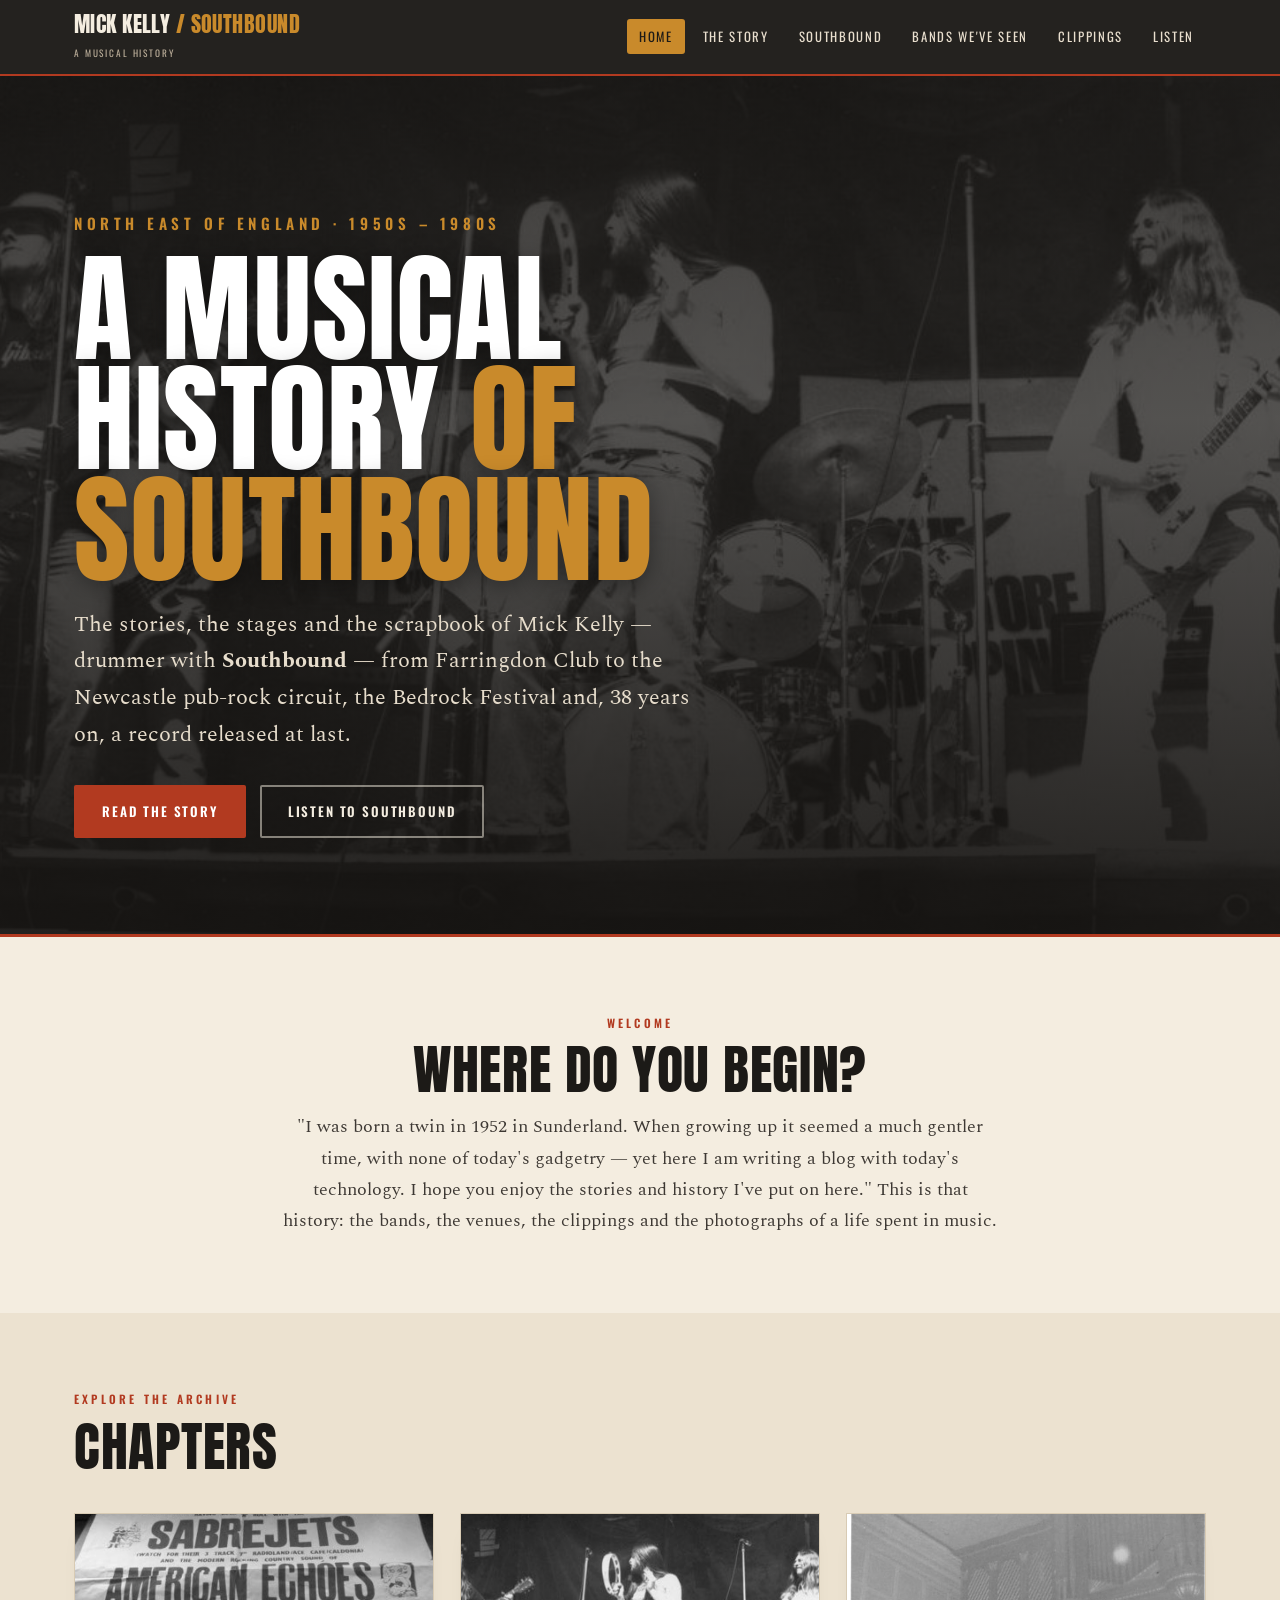
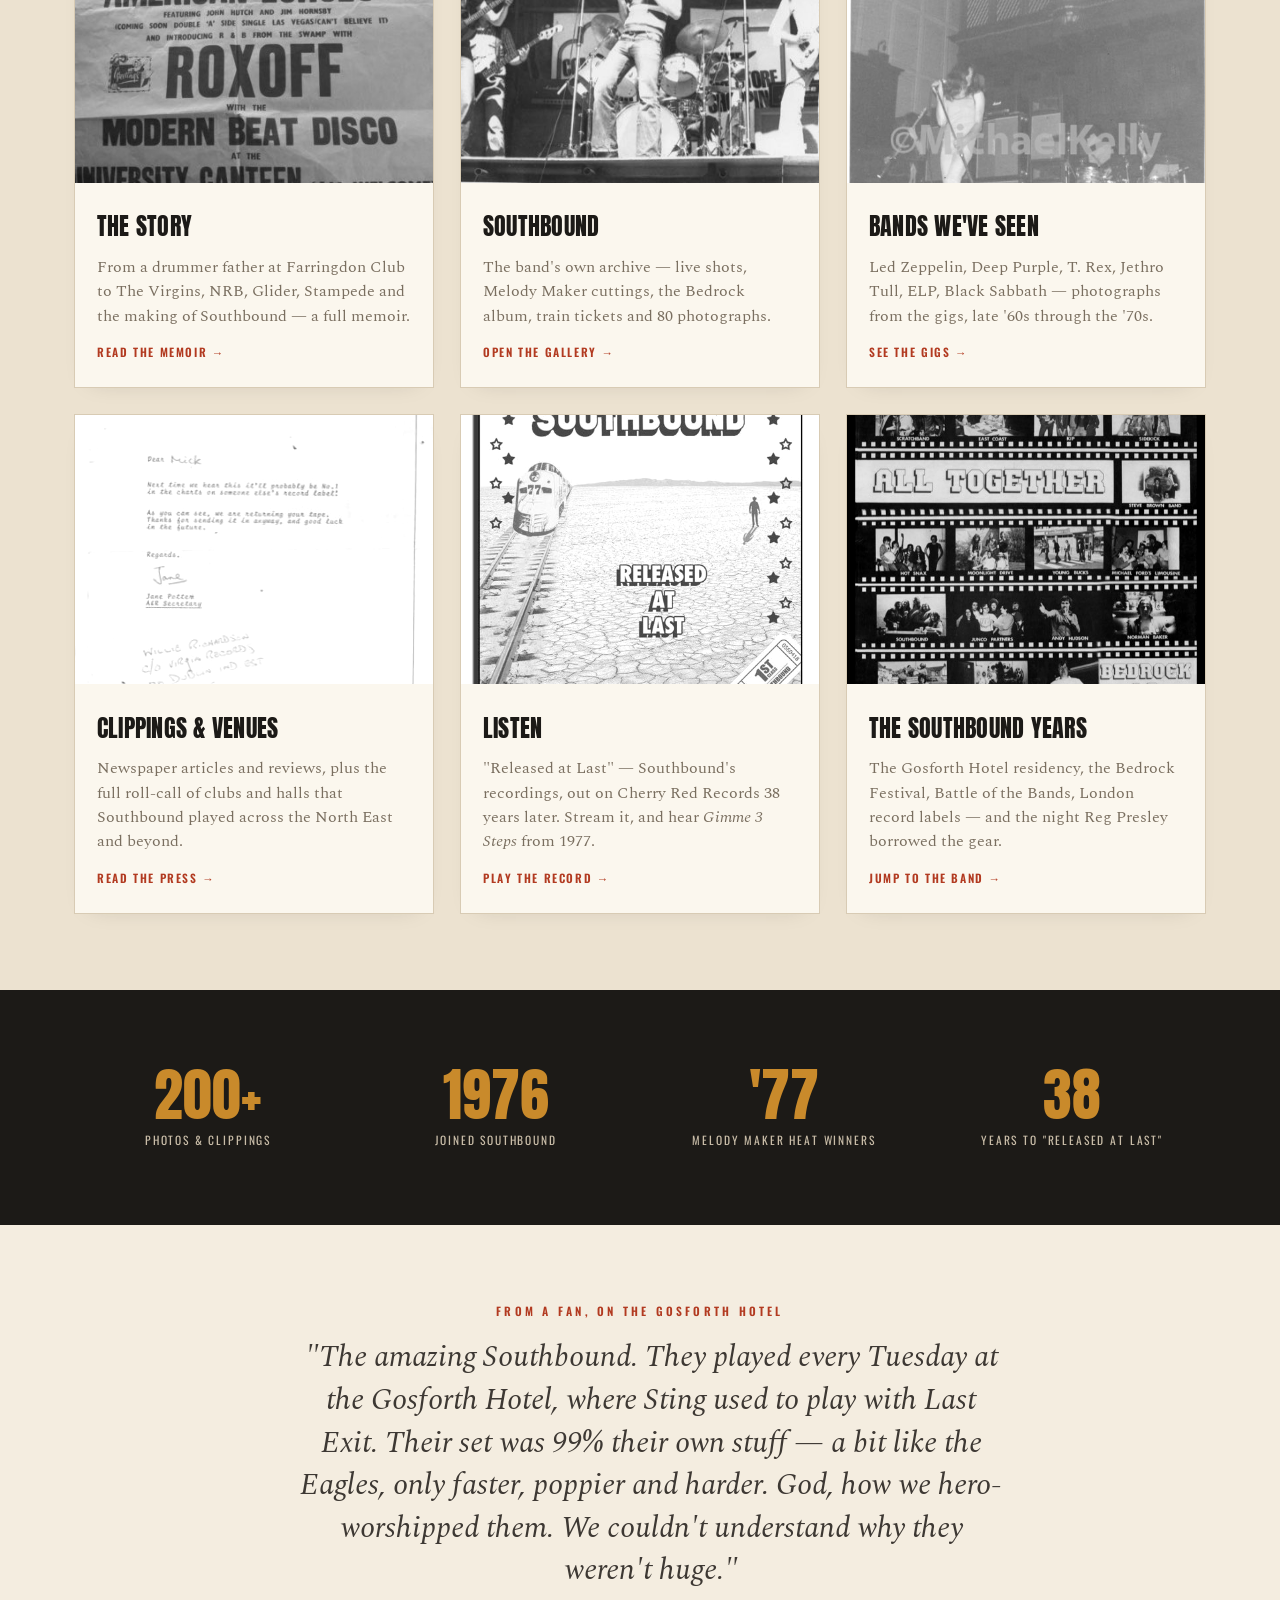
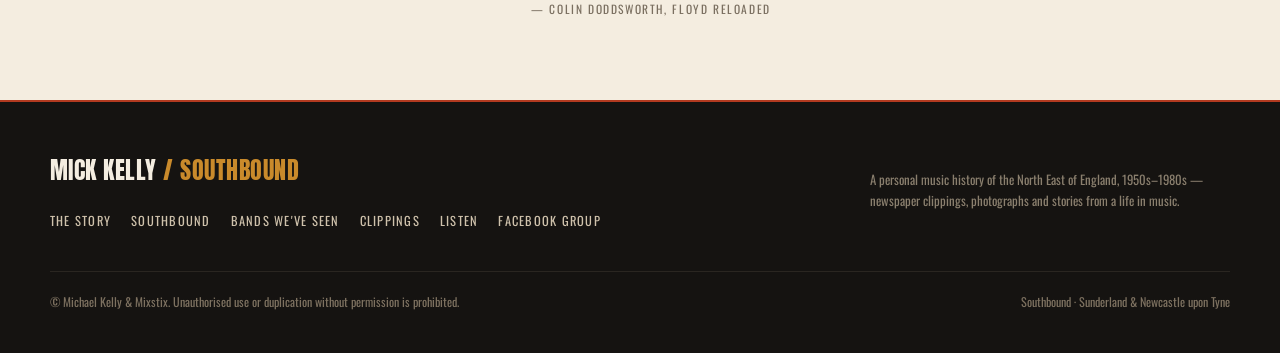
<file: index.html>
<!DOCTYPE html>
<html lang="en">
<head>
<meta charset="utf-8">
<meta name="viewport" content="width=device-width, initial-scale=1">
<title>A Musical History by Mick Kelly — Southbound</title>
<meta name="description" content="The music history of Mick Kelly and the North East band Southbound. Newspaper clippings, photographs and stories from the 1970s–80s club and pub-rock circuit.">
<link rel="preconnect" href="https://fonts.googleapis.com">
<link rel="preconnect" href="https://fonts.gstatic.com" crossorigin>
<link href="https://fonts.googleapis.com/css2?family=Anton&family=Oswald:wght@400;500;600&family=Spectral:ital,wght@0,400;0,500;1,400&display=swap" rel="stylesheet">
<link rel="stylesheet" href="css/style.css">
</head>
<body>

<header class="nav">
  <div class="nav-inner">
    <a class="brand" href="index.html">
      <span>
        <span class="brand-mark">Mick Kelly <span class="sb">/ Southbound</span></span>
        <span class="brand-sub">A Musical History</span>
      </span>
    </a>
    <button class="nav-toggle" aria-label="Menu"><span></span><span></span><span></span></button>
    <ul class="nav-links">
      <li><a href="index.html" class="active">Home</a></li>
      <li><a href="story.html">The Story</a></li>
      <li><a href="southbound.html">Southbound</a></li>
      <li><a href="bands.html">Bands We've Seen</a></li>
      <li><a href="media.html">Clippings</a></li>
      <li><a href="listen.html">Listen</a></li>
    </ul>
  </div>
</header>

<!-- HERO -->
<section class="hero">
  <div class="hero-media">
    <img loading="lazy" src="medium/wp-content/uploads/2012/10/southbound1.jpg" alt="Southbound on stage at Eldon Square, Newcastle, 1977">
  </div>
  <div class="hero-inner">
    <p class="kicker">North East of England &middot; 1950s – 1980s</p>
    <h1>A Musical<br>History <span class="gold">of<br>Southbound</span></h1>
    <p class="lede">The stories, the stages and the scrapbook of Mick Kelly — drummer with <strong>Southbound</strong> — from Farringdon Club to the Newcastle pub-rock circuit, the Bedrock Festival and, 38 years on, a record released at last.</p>
    <div class="hero-cta">
      <a class="btn btn-primary" href="story.html">Read the Story</a>
      <a class="btn btn-ghost" href="listen.html">Listen to Southbound</a>
    </div>
  </div>
</section>

<!-- INTRO -->
<section class="band band-cream">
  <div class="narrow" style="text-align:center">
    <p class="eyebrow">Welcome</p>
    <h2 class="section-title" style="margin-bottom:1rem">Where do you begin?</h2>
    <p class="lead-para" style="margin:0 auto">
      "I was born a twin in 1952 in Sunderland. When growing up it seemed a much gentler time, with none of today's gadgetry — yet here I am writing a blog with today's technology. I hope you enjoy the stories and history I've put on here." This is that history: the bands, the venues, the clippings and the photographs of a life spent in music.
    </p>
  </div>
</section>

<!-- CHAPTERS -->
<section class="band band-deep">
  <div class="wrap">
    <p class="eyebrow">Explore the archive</p>
    <h2 class="section-title">Chapters</h2>
    <div class="chapters">

      <a class="chapter-card" href="story.html">
        <div class="chapter-thumb"><img loading="lazy" src="thumbs/wp-content/uploads/2019/03/img_0525.jpg" alt="Gig poster"></div>
        <div class="chapter-body">
          <h3>The Story</h3>
          <p>From a drummer father at Farringdon Club to The Virgins, NRB, Glider, Stampede and the making of Southbound — a full memoir.</p>
          <div class="chapter-more">Read the memoir →</div>
        </div>
      </a>

      <a class="chapter-card" href="southbound.html">
        <div class="chapter-thumb"><img loading="lazy" src="thumbs/wp-content/uploads/2012/10/southbound1.jpg" alt="Southbound on stage"></div>
        <div class="chapter-body">
          <h3>Southbound</h3>
          <p>The band's own archive — live shots, Melody Maker cuttings, the Bedrock album, train tickets and 80 photographs.</p>
          <div class="chapter-more">Open the gallery →</div>
        </div>
      </a>

      <a class="chapter-card" href="bands.html">
        <div class="chapter-thumb"><img loading="lazy" src="thumbs/wp-content/uploads/2013/01/005.jpg" alt="Deep Purple live"></div>
        <div class="chapter-body">
          <h3>Bands We've Seen</h3>
          <p>Led Zeppelin, Deep Purple, T.&nbsp;Rex, Jethro Tull, ELP, Black Sabbath — photographs from the gigs, late '60s through the '70s.</p>
          <div class="chapter-more">See the gigs →</div>
        </div>
      </a>

      <a class="chapter-card" href="media.html">
        <div class="chapter-thumb"><img loading="lazy" src="thumbs/wp-content/uploads/2016/04/001.jpg" alt="Newspaper article"></div>
        <div class="chapter-body">
          <h3>Clippings &amp; Venues</h3>
          <p>Newspaper articles and reviews, plus the full roll-call of clubs and halls that Southbound played across the North East and beyond.</p>
          <div class="chapter-more">Read the press →</div>
        </div>
      </a>

      <a class="chapter-card" href="listen.html">
        <div class="chapter-thumb"><img loading="lazy" src="thumbs/wp-content/uploads/2015/08/southbond-released-at-last-pic.jpg" alt="Released at Last album cover"></div>
        <div class="chapter-body">
          <h3>Listen</h3>
          <p>"Released at Last" — Southbound's recordings, out on Cherry Red Records 38 years later. Stream it, and hear <em>Gimme 3 Steps</em> from 1977.</p>
          <div class="chapter-more">Play the record →</div>
        </div>
      </a>

      <a class="chapter-card" href="story.html#southbound">
        <div class="chapter-thumb"><img loading="lazy" src="thumbs/wp-content/uploads/2013/01/bedrock-album.jpg" alt="Bedrock album"></div>
        <div class="chapter-body">
          <h3>The Southbound Years</h3>
          <p>The Gosforth Hotel residency, the Bedrock Festival, Battle of the Bands, London record labels — and the night Reg Presley borrowed the gear.</p>
          <div class="chapter-more">Jump to the band →</div>
        </div>
      </a>

    </div>
  </div>
</section>

<!-- STATS -->
<section class="band band-ink">
  <div class="wrap">
    <div class="stats">
      <div class="stat"><div class="num">200+</div><div class="lbl">Photos &amp; Clippings</div></div>
      <div class="stat"><div class="num">1976</div><div class="lbl">Joined Southbound</div></div>
      <div class="stat"><div class="num">'77</div><div class="lbl">Melody Maker Heat Winners</div></div>
      <div class="stat"><div class="num">38</div><div class="lbl">Years to "Released at Last"</div></div>
    </div>
  </div>
</section>

<!-- QUOTE -->
<section class="band band-cream">
  <div class="narrow" style="text-align:center">
    <p class="eyebrow">From a fan, on the Gosforth Hotel</p>
    <p class="pull" style="border:0;font-size:clamp(1.3rem,3vw,1.9rem);margin:0">
      "The amazing Southbound. They played every Tuesday at the Gosforth Hotel, where Sting used to play with Last Exit. Their set was 99% their own stuff — a bit like the Eagles, only faster, poppier and harder. God, how we hero-worshipped them. We couldn't understand why they weren't huge."
      <cite>— Colin Doddsworth, Floyd Reloaded</cite>
    </p>
  </div>
</section>

<footer class="footer">
  <div class="footer-inner">
    <div>
      <span class="brand-mark" style="color:#f4ede0;font-size:1.5rem">Mick Kelly <span style="color:#c98a2b">/ Southbound</span></span>
      <ul class="footer-links">
        <li><a href="story.html">The Story</a></li>
        <li><a href="southbound.html">Southbound</a></li>
        <li><a href="bands.html">Bands We've Seen</a></li>
        <li><a href="media.html">Clippings</a></li>
        <li><a href="listen.html">Listen</a></li>
        <li><a href="https://www.facebook.com/groups/143539109082656/" target="_blank" rel="noopener">Facebook Group</a></li>
      </ul>
    </div>
    <p class="small">A personal music history of the North East of England, 1950s–1980s — newspaper clippings, photographs and stories from a life in music.</p>
  </div>
  <div class="footer-bottom">
    <span>© Michael Kelly &amp; Mixstix. Unauthorised use or duplication without permission is prohibited.</span>
    <span>Southbound &middot; Sunderland &amp; Newcastle upon Tyne</span>
  </div>
</footer>

<script src="js/main.js"></script>
</body>
</html>
</file>
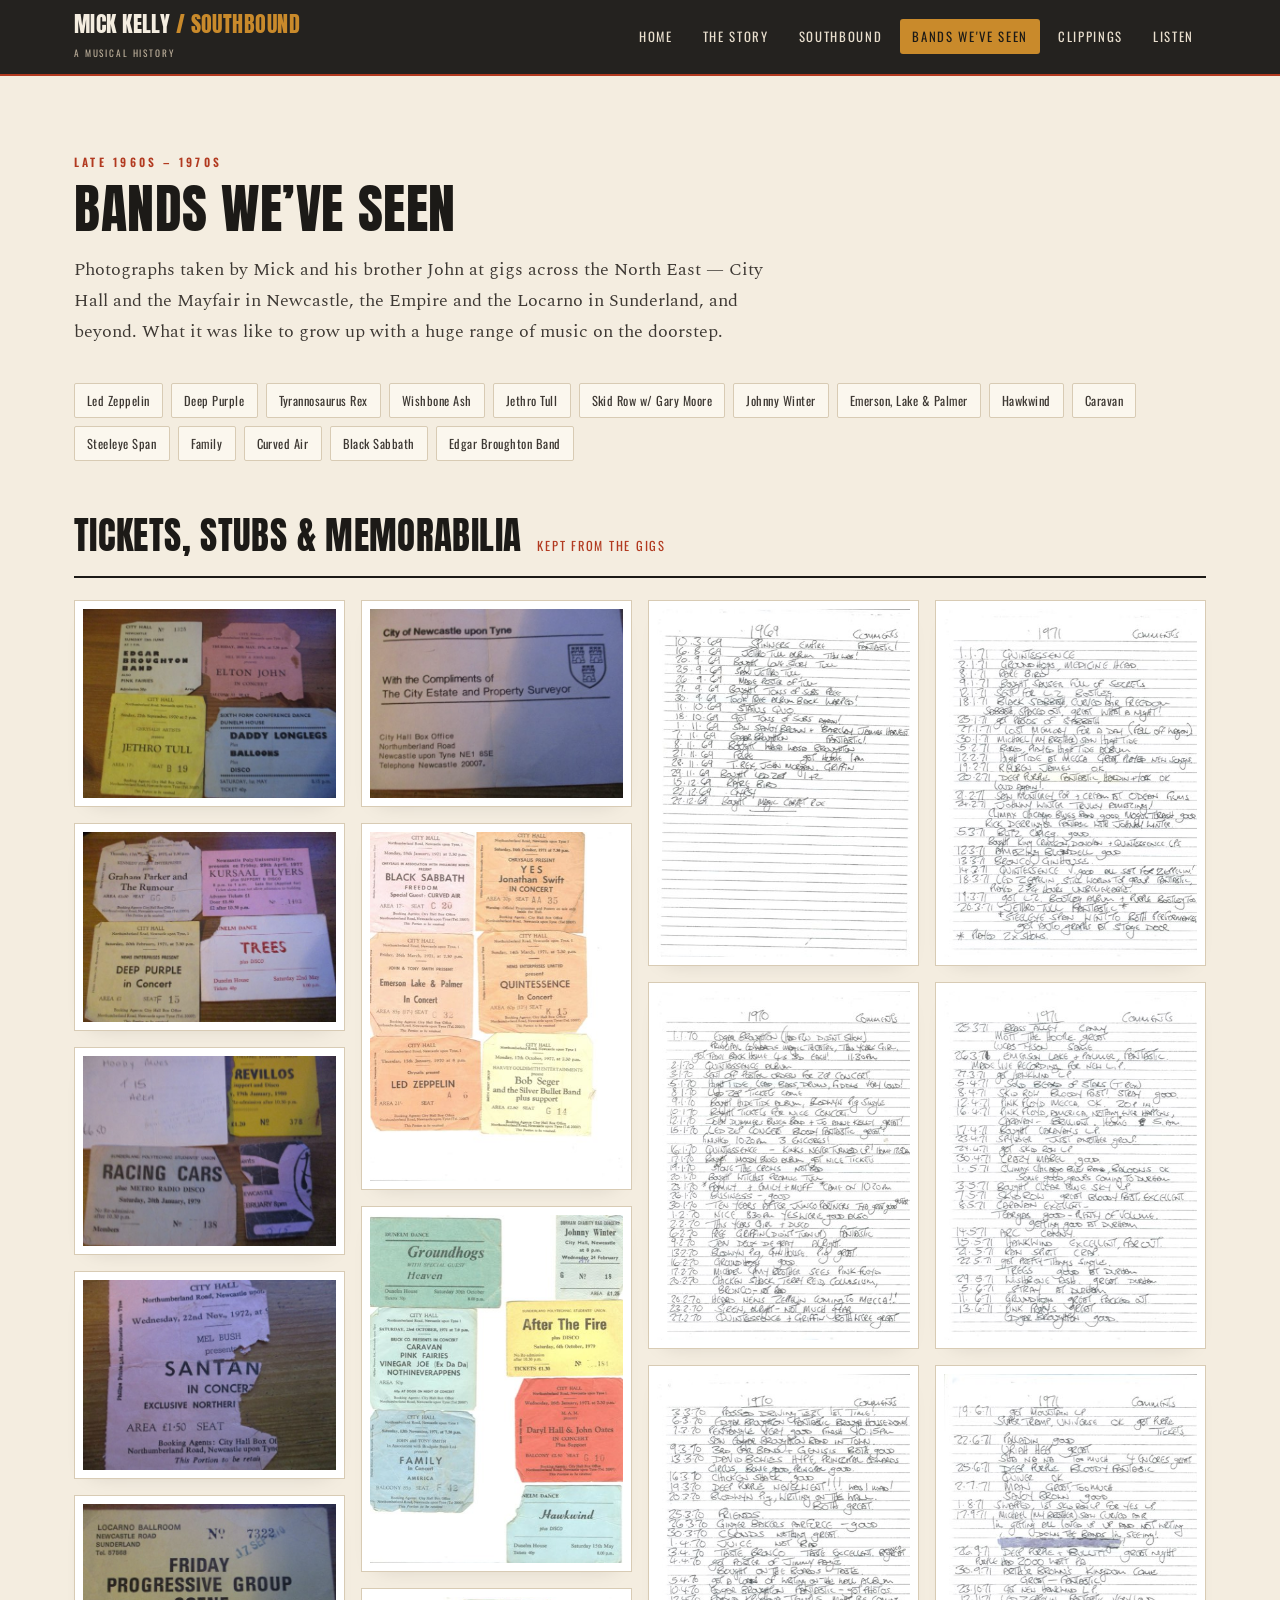
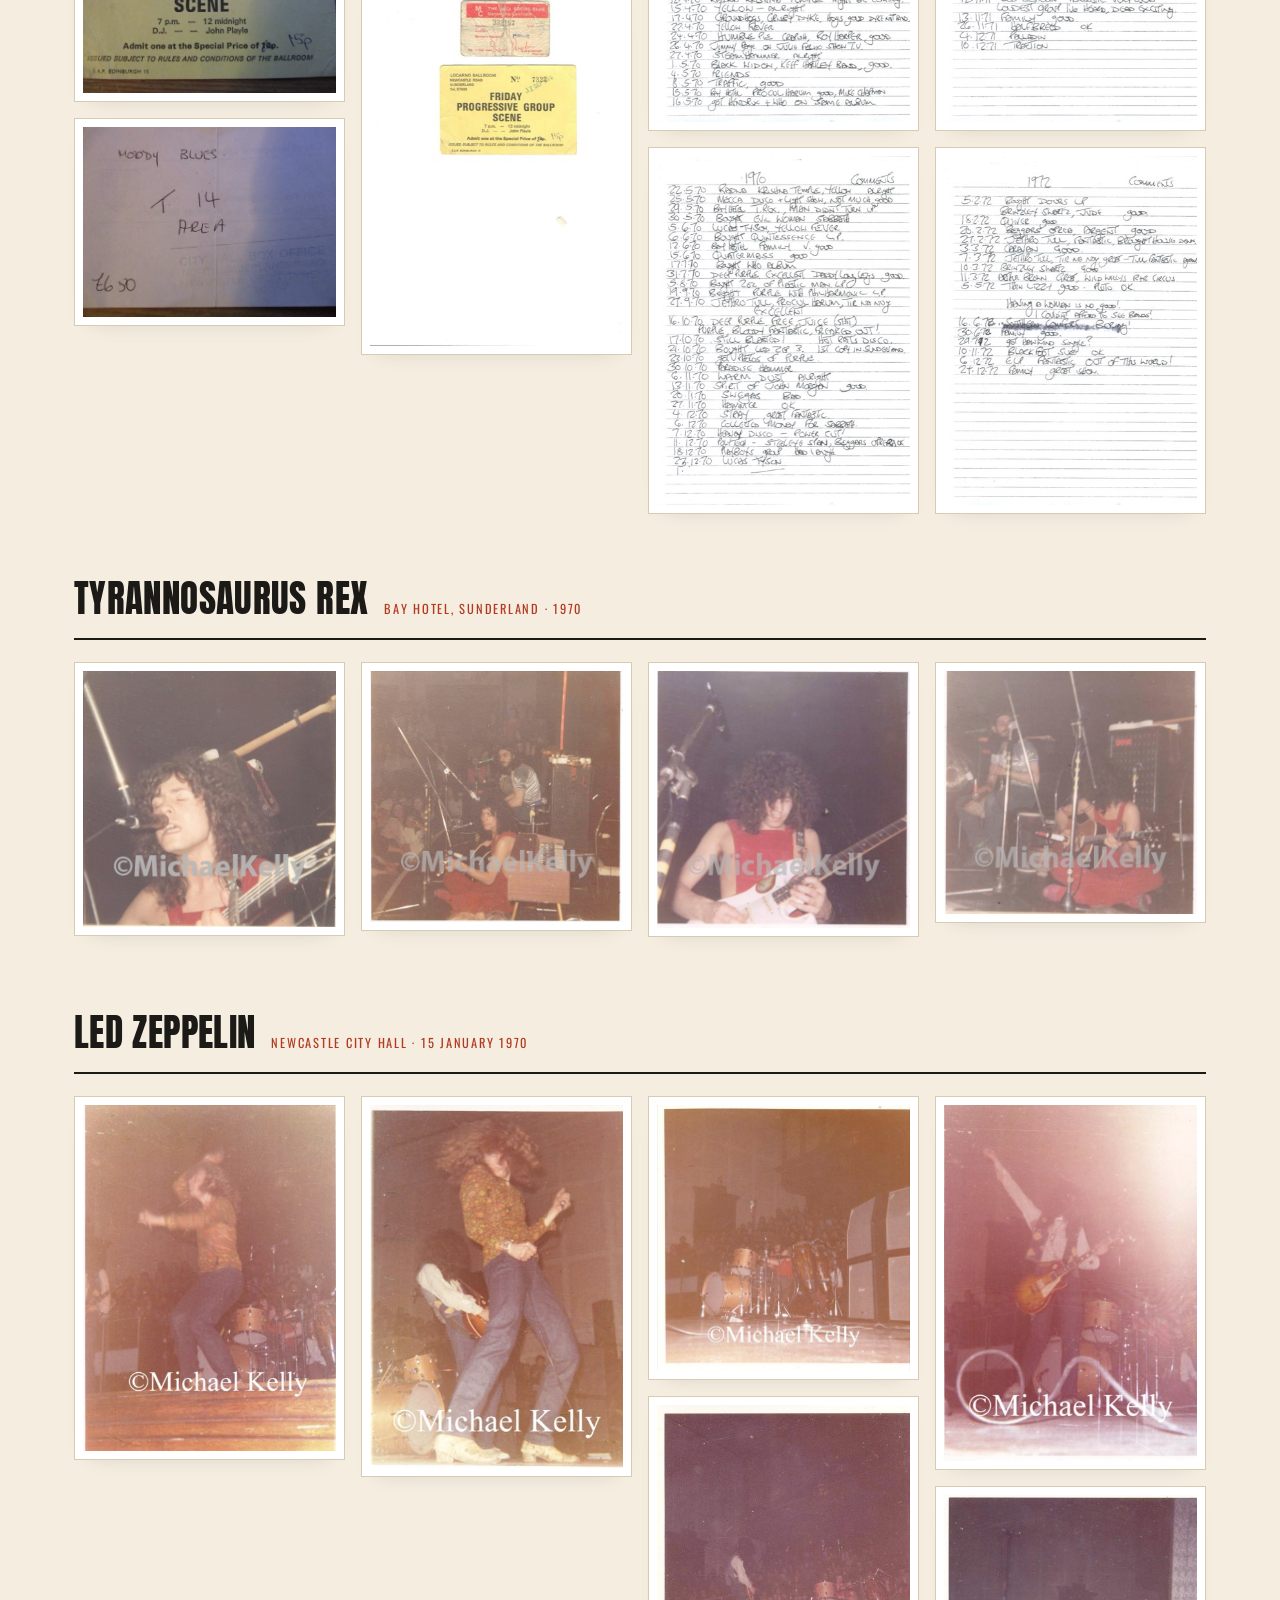
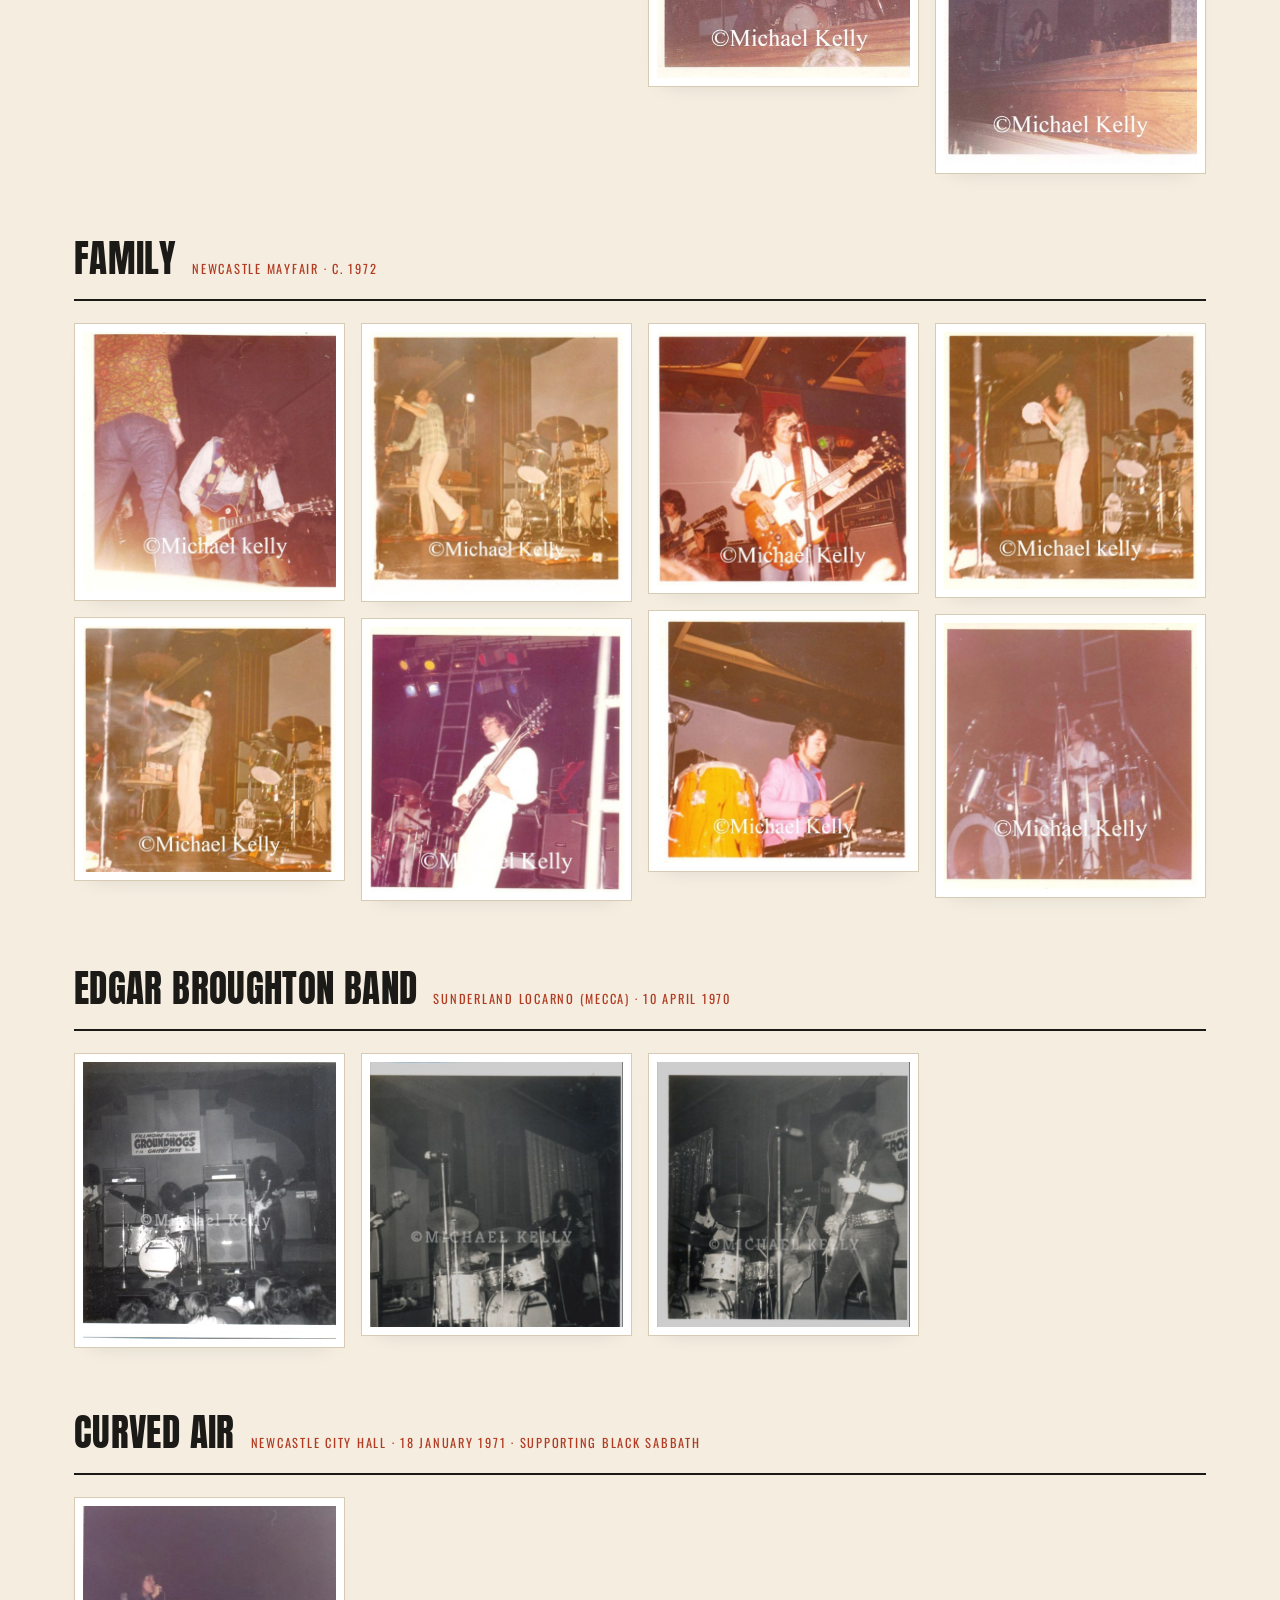
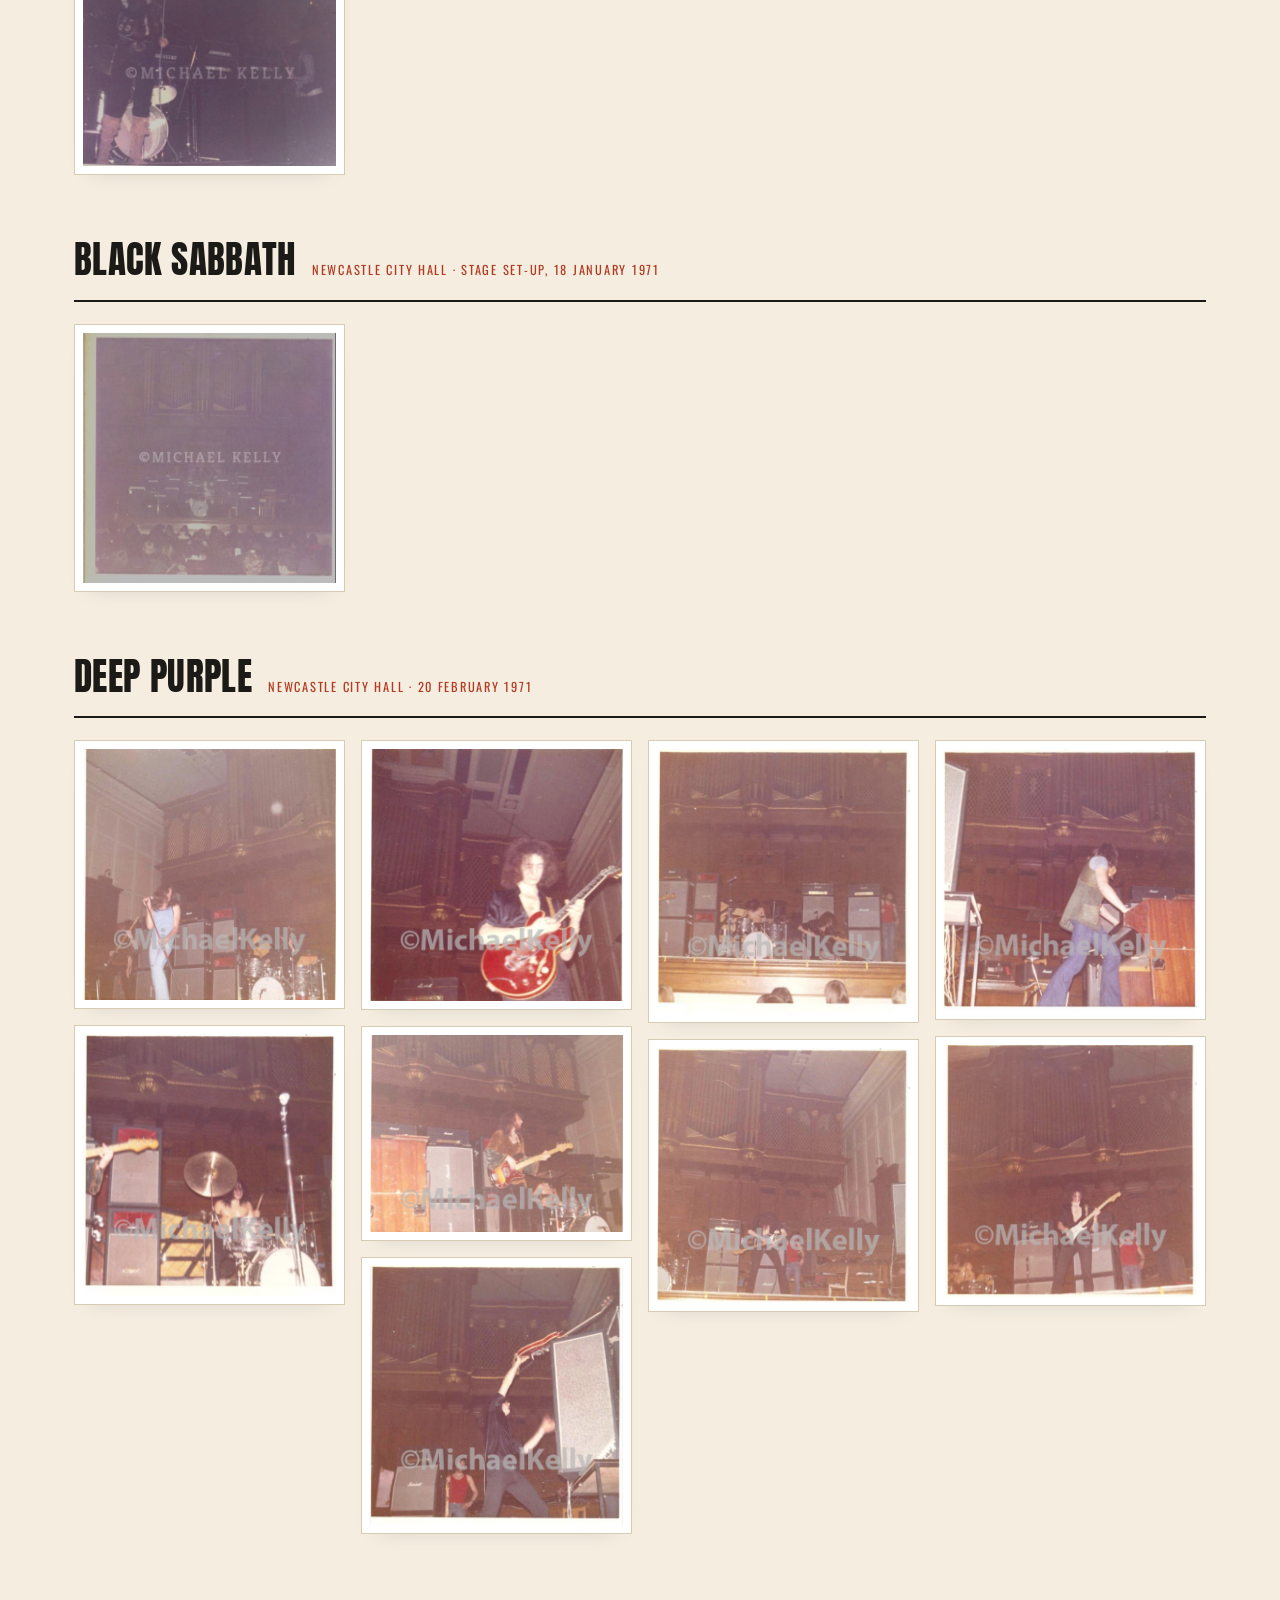
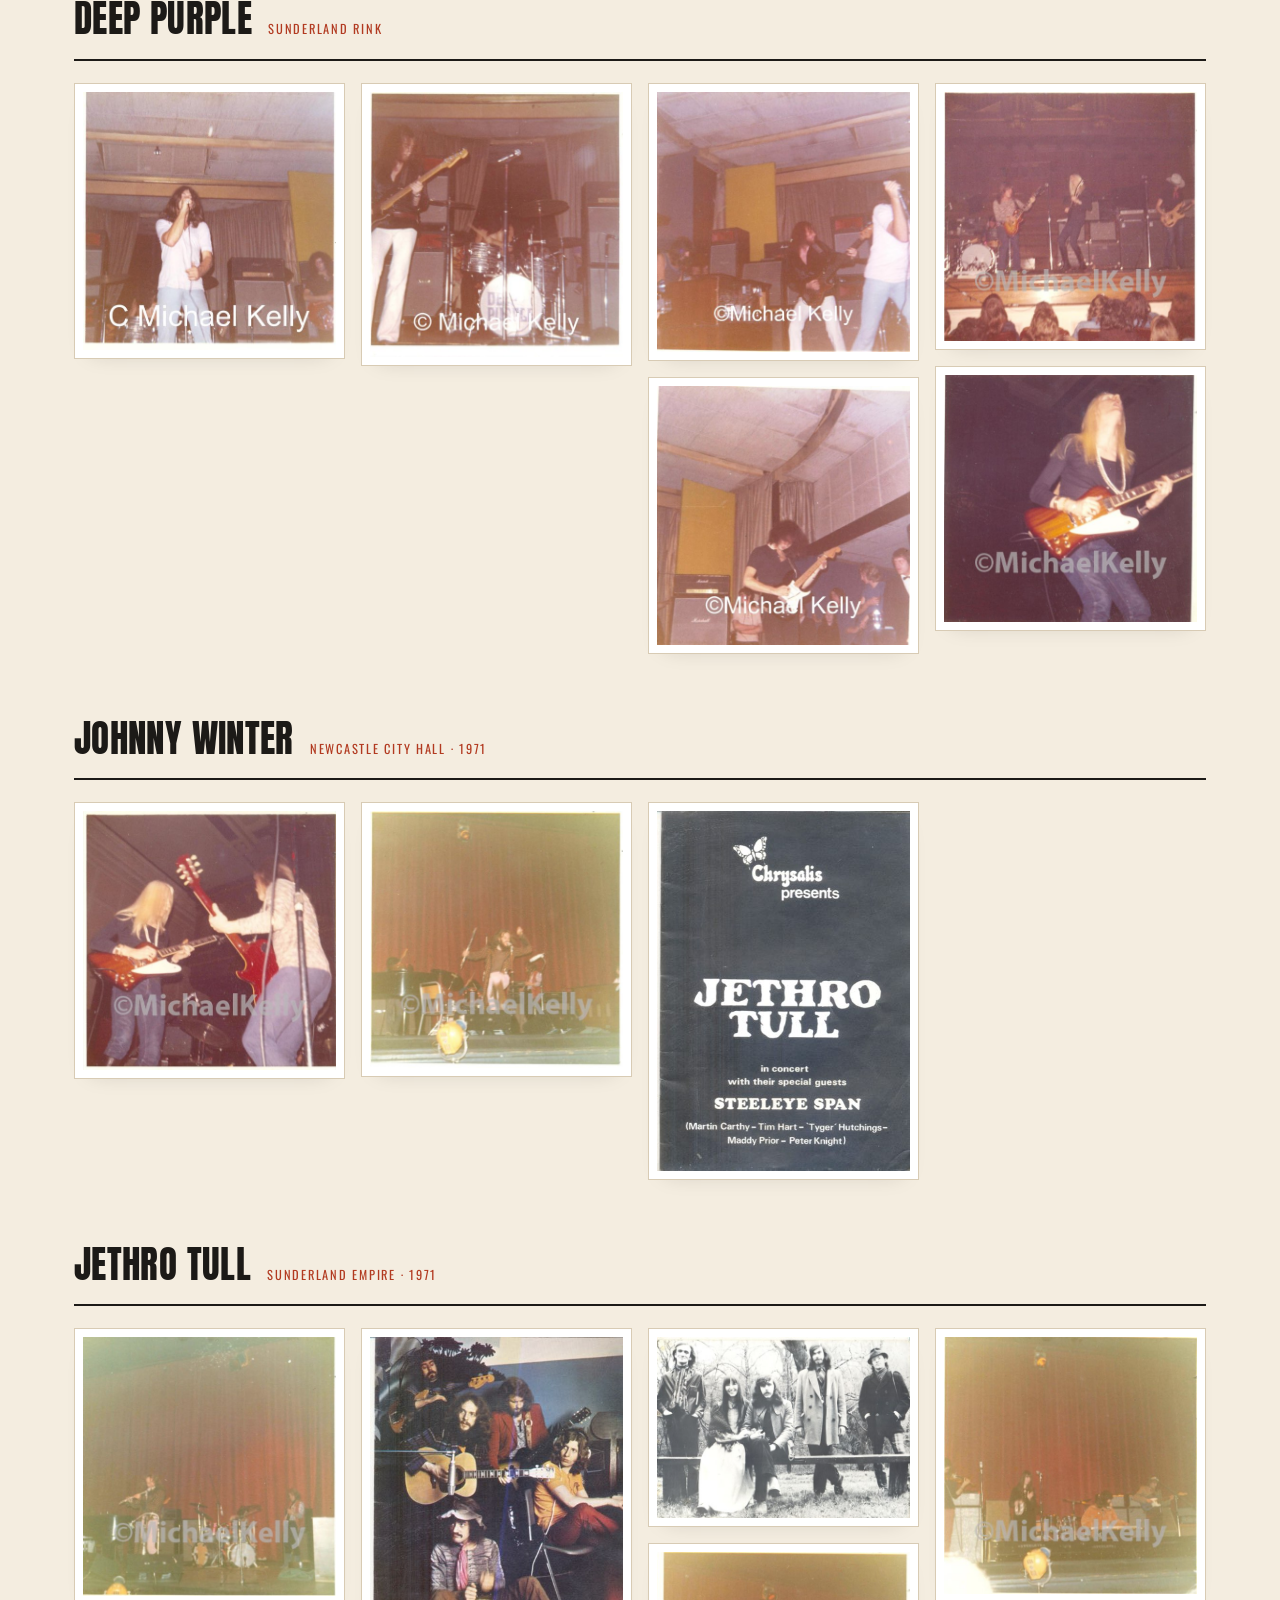
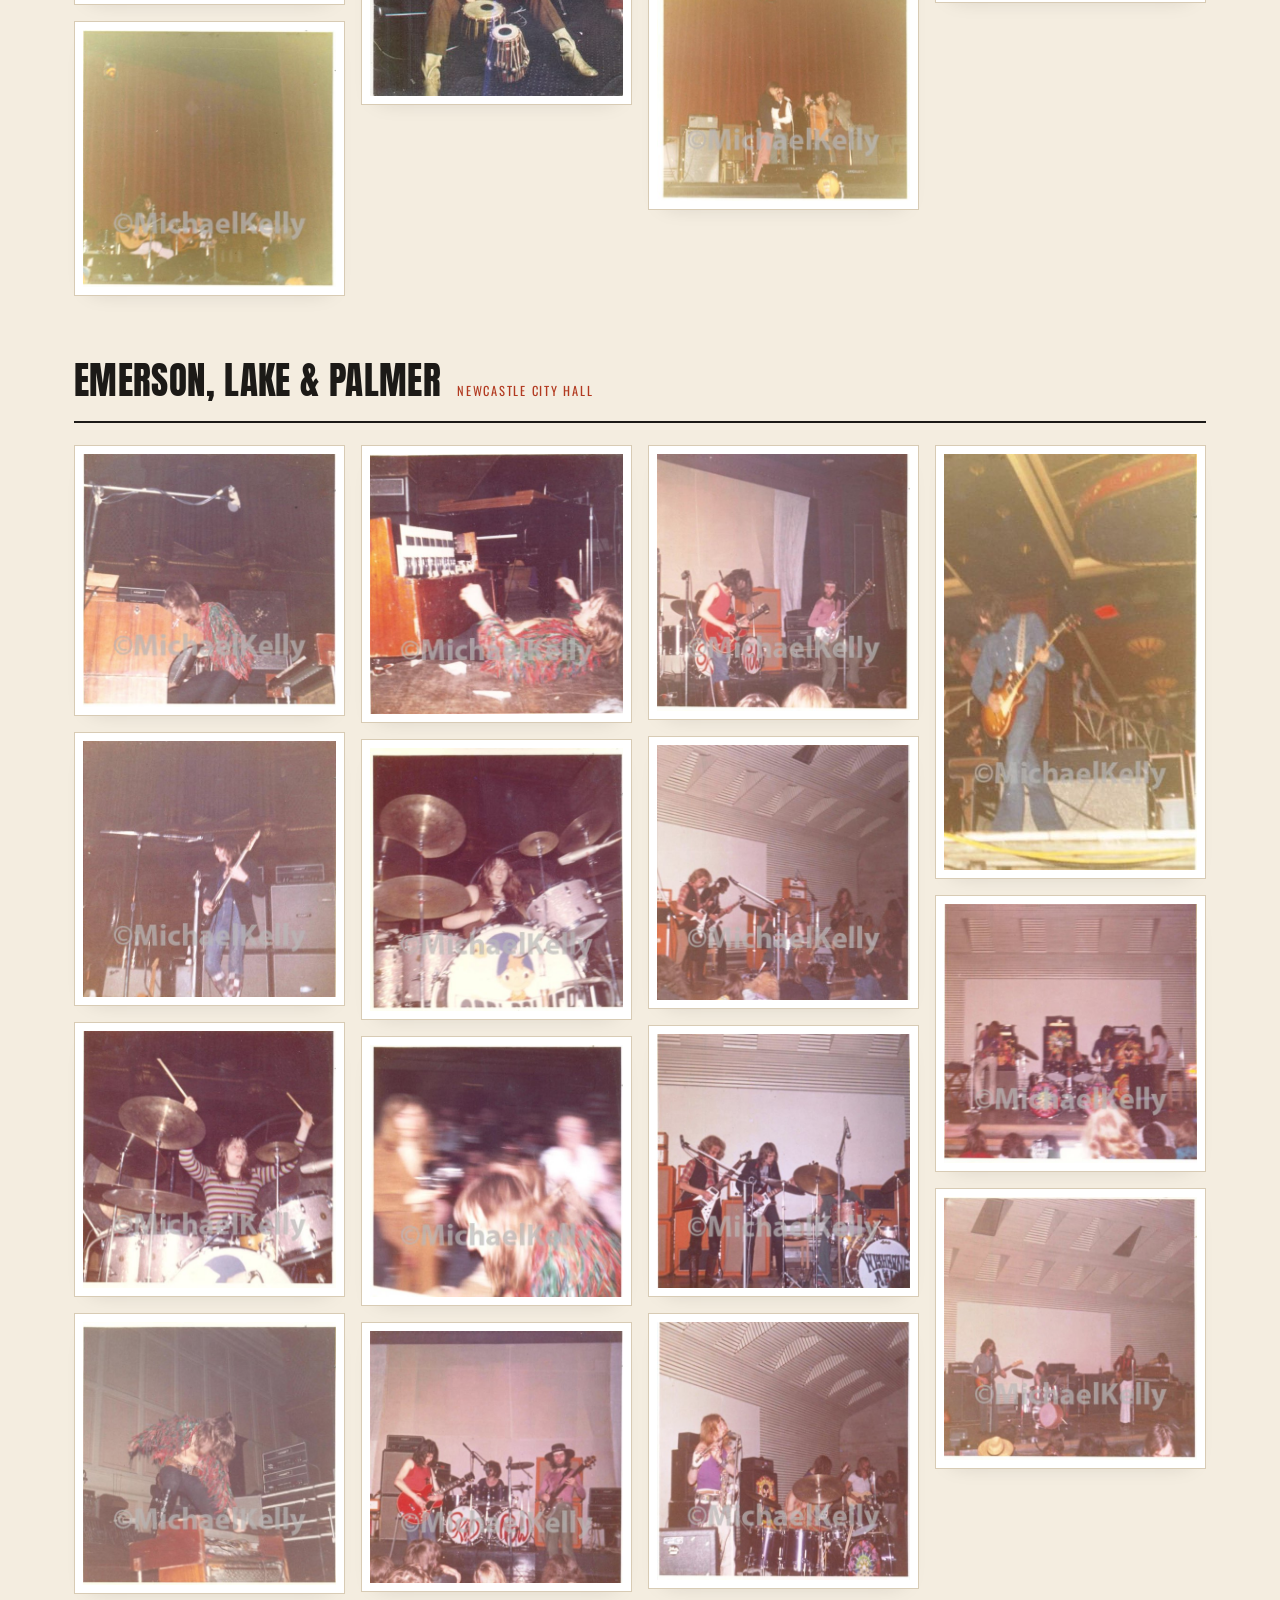
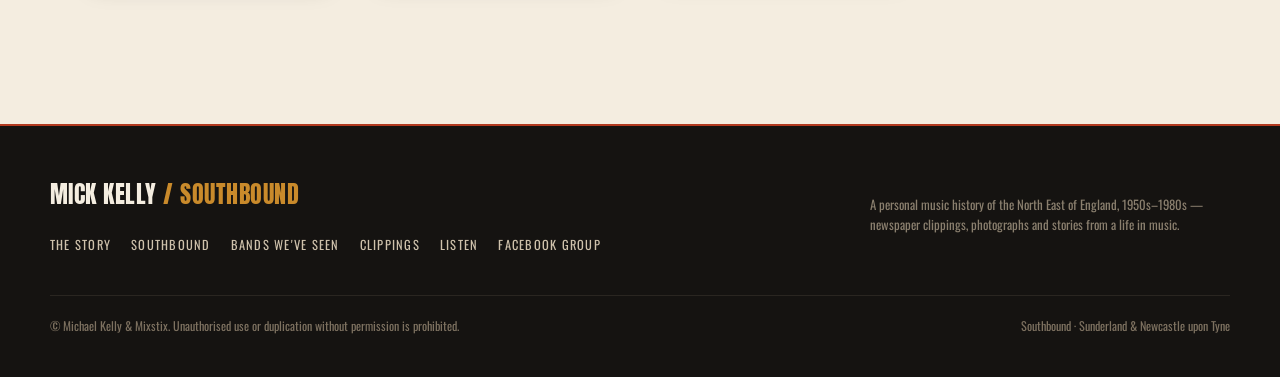
<file: bands.html>
<!DOCTYPE html>
<html lang="en">
<head>
<meta charset="utf-8">
<meta name="viewport" content="width=device-width, initial-scale=1">
<title>Bands We've Seen | Mick Kelly</title>
<meta name="description" content="Concert photographs from the North East, late 1960s to the 1970s: Led Zeppelin, Deep Purple, T. Rex, Jethro Tull, ELP, Black Sabbath and more.">
<link rel="preconnect" href="https://fonts.googleapis.com">
<link rel="preconnect" href="https://fonts.gstatic.com" crossorigin>
<link href="https://fonts.googleapis.com/css2?family=Anton&family=Oswald:wght@400;500;600&family=Spectral:ital,wght@0,400;0,500;1,400&display=swap" rel="stylesheet">
<link rel="stylesheet" href="css/style.css">
</head>
<body>
<header class="nav">
  <div class="nav-inner">
    <a class="brand" href="index.html"><span>
      <span class="brand-mark">Mick Kelly <span class="sb">/ Southbound</span></span>
      <span class="brand-sub">A Musical History</span></span></a>
    <button class="nav-toggle" aria-label="Menu"><span></span><span></span><span></span></button>
    <ul class="nav-links">
      <li><a href="index.html">Home</a></li>
      <li><a href="story.html">The Story</a></li>
      <li><a href="southbound.html">Southbound</a></li>
      <li><a href="bands.html" class="active">Bands We've Seen</a></li>
      <li><a href="media.html">Clippings</a></li>
      <li><a href="listen.html">Listen</a></li>
    </ul>
  </div>
</header>
<section class="band band-cream">
  <div class="wrap">
    <p class="eyebrow">Late 1960s – 1970s</p>
    <h2 class="section-title">Bands We&rsquo;ve Seen</h2>
    <p class="lead-para gallery-intro">Photographs taken by Mick and his brother John at gigs across the North East — City Hall and the Mayfair in Newcastle, the Empire and the Locarno in Sunderland, and beyond. What it was like to grow up with a huge range of music on the doorstep.</p>
    <div class="chips" style="margin-bottom:44px"><span>Led Zeppelin</span> <span>Deep Purple</span> <span>Tyrannosaurus Rex</span> <span>Wishbone Ash</span> <span>Jethro Tull</span> <span>Skid Row w/ Gary Moore</span> <span>Johnny Winter</span> <span>Emerson, Lake &amp; Palmer</span> <span>Hawkwind</span> <span>Caravan</span> <span>Steeleye Span</span> <span>Family</span> <span>Curved Air</span> <span>Black Sabbath</span> <span>Edgar Broughton Band</span></div>
    
    <div class="act">
      <div class="act-head"><h3>Tickets, Stubs &amp; Memorabilia</h3><span class="meta">Kept from the gigs</span></div>
      <div class="masonry">
<figure class="cell plain" data-lb="images/wp-content/uploads/2019/05/img_1802.jpg" data-cap=""><img loading="lazy" src="thumbs/wp-content/uploads/2019/05/img_1802.jpg" alt="Southbound archive photograph"></figure>
<figure class="cell plain" data-lb="images/wp-content/uploads/2019/05/img_1801.jpg" data-cap=""><img loading="lazy" src="thumbs/wp-content/uploads/2019/05/img_1801.jpg" alt="Southbound archive photograph"></figure>
<figure class="cell plain" data-lb="images/wp-content/uploads/2019/05/img_1804.jpg" data-cap=""><img loading="lazy" src="thumbs/wp-content/uploads/2019/05/img_1804.jpg" alt="Southbound archive photograph"></figure>
<figure class="cell plain" data-lb="images/wp-content/uploads/2019/05/img_1798.jpg" data-cap=""><img loading="lazy" src="thumbs/wp-content/uploads/2019/05/img_1798.jpg" alt="Southbound archive photograph"></figure>
<figure class="cell plain" data-lb="images/wp-content/uploads/2019/05/img_1809.jpg" data-cap=""><img loading="lazy" src="thumbs/wp-content/uploads/2019/05/img_1809.jpg" alt="Southbound archive photograph"></figure>
<figure class="cell plain" data-lb="images/wp-content/uploads/2019/05/img_1807.jpg" data-cap=""><img loading="lazy" src="thumbs/wp-content/uploads/2019/05/img_1807.jpg" alt="Southbound archive photograph"></figure>
<figure class="cell plain" data-lb="images/wp-content/uploads/2019/05/img_1808.jpg" data-cap=""><img loading="lazy" src="thumbs/wp-content/uploads/2019/05/img_1808.jpg" alt="Southbound archive photograph"></figure>
<figure class="cell plain" data-lb="images/wp-content/uploads/2013/01/me-and-susan-002.jpg" data-cap=""><img loading="lazy" src="thumbs/wp-content/uploads/2013/01/me-and-susan-002.jpg" alt="Southbound archive photograph"></figure>
<figure class="cell plain" data-lb="images/wp-content/uploads/2013/01/me-and-susan-004.jpg" data-cap=""><img loading="lazy" src="thumbs/wp-content/uploads/2013/01/me-and-susan-004.jpg" alt="Southbound archive photograph"></figure>
<figure class="cell plain" data-lb="images/wp-content/uploads/2013/01/me-and-susan-003.jpg" data-cap=""><img loading="lazy" src="thumbs/wp-content/uploads/2013/01/me-and-susan-003.jpg" alt="Southbound archive photograph"></figure>
<figure class="cell plain" data-lb="images/wp-content/uploads/2013/01/bands-seen-001.jpg" data-cap=""><img loading="lazy" src="thumbs/wp-content/uploads/2013/01/bands-seen-001.jpg" alt="Southbound archive photograph"></figure>
<figure class="cell plain" data-lb="images/wp-content/uploads/2013/01/bands-seen-002.jpg" data-cap=""><img loading="lazy" src="thumbs/wp-content/uploads/2013/01/bands-seen-002.jpg" alt="Southbound archive photograph"></figure>
<figure class="cell plain" data-lb="images/wp-content/uploads/2013/01/bands-seen-003.jpg" data-cap=""><img loading="lazy" src="thumbs/wp-content/uploads/2013/01/bands-seen-003.jpg" alt="Southbound archive photograph"></figure>
<figure class="cell plain" data-lb="images/wp-content/uploads/2013/01/bands-seen-004.jpg" data-cap=""><img loading="lazy" src="thumbs/wp-content/uploads/2013/01/bands-seen-004.jpg" alt="Southbound archive photograph"></figure>
<figure class="cell plain" data-lb="images/wp-content/uploads/2013/01/bands-seen-005.jpg" data-cap=""><img loading="lazy" src="thumbs/wp-content/uploads/2013/01/bands-seen-005.jpg" alt="Southbound archive photograph"></figure>
<figure class="cell plain" data-lb="images/wp-content/uploads/2013/01/bands-seen-006.jpg" data-cap=""><img loading="lazy" src="thumbs/wp-content/uploads/2013/01/bands-seen-006.jpg" alt="Southbound archive photograph"></figure>
<figure class="cell plain" data-lb="images/wp-content/uploads/2013/01/bands-seen-007.jpg" data-cap=""><img loading="lazy" src="thumbs/wp-content/uploads/2013/01/bands-seen-007.jpg" alt="Southbound archive photograph"></figure>
<figure class="cell plain" data-lb="images/wp-content/uploads/2013/01/bands-seen-008.jpg" data-cap=""><img loading="lazy" src="thumbs/wp-content/uploads/2013/01/bands-seen-008.jpg" alt="Southbound archive photograph"></figure>
      </div>
    </div>
    <div class="act">
      <div class="act-head"><h3>Tyrannosaurus Rex</h3><span class="meta">Bay Hotel, Sunderland &middot; 1970</span></div>
      <div class="masonry">
<figure class="cell plain" data-lb="images/wp-content/uploads/2013/01/001.jpg" data-cap=""><img loading="lazy" src="thumbs/wp-content/uploads/2013/01/001.jpg" alt="Southbound archive photograph"></figure>
<figure class="cell plain" data-lb="images/wp-content/uploads/2013/01/002.jpg" data-cap=""><img loading="lazy" src="thumbs/wp-content/uploads/2013/01/002.jpg" alt="Southbound archive photograph"></figure>
<figure class="cell plain" data-lb="images/wp-content/uploads/2013/01/003.jpg" data-cap=""><img loading="lazy" src="thumbs/wp-content/uploads/2013/01/003.jpg" alt="Southbound archive photograph"></figure>
<figure class="cell plain" data-lb="images/wp-content/uploads/2013/01/004.jpg" data-cap=""><img loading="lazy" src="thumbs/wp-content/uploads/2013/01/004.jpg" alt="Southbound archive photograph"></figure>
      </div>
    </div>
    <div class="act">
      <div class="act-head"><h3>Led Zeppelin</h3><span class="meta">Newcastle City Hall &middot; 15 January 1970</span></div>
      <div class="masonry">
<figure class="cell plain" data-lb="images/wp-content/uploads/2017/05/002.jpg" data-cap=""><img loading="lazy" src="thumbs/wp-content/uploads/2017/05/002.jpg" alt="Southbound archive photograph"></figure>
<figure class="cell plain" data-lb="images/wp-content/uploads/2013/01/0032.jpg" data-cap=""><img loading="lazy" src="thumbs/wp-content/uploads/2013/01/0032.jpg" alt="Southbound archive photograph"></figure>
<figure class="cell plain" data-lb="images/wp-content/uploads/2013/01/0041.jpg" data-cap=""><img loading="lazy" src="thumbs/wp-content/uploads/2013/01/0041.jpg" alt="Southbound archive photograph"></figure>
<figure class="cell plain" data-lb="images/wp-content/uploads/2013/01/0051.jpg" data-cap=""><img loading="lazy" src="thumbs/wp-content/uploads/2013/01/0051.jpg" alt="Southbound archive photograph"></figure>
<figure class="cell plain" data-lb="images/wp-content/uploads/2013/01/001-2.jpg" data-cap=""><img loading="lazy" src="thumbs/wp-content/uploads/2013/01/001-2.jpg" alt="Southbound archive photograph"></figure>
<figure class="cell plain" data-lb="images/wp-content/uploads/2013/01/0061.jpg" data-cap=""><img loading="lazy" src="thumbs/wp-content/uploads/2013/01/0061.jpg" alt="Southbound archive photograph"></figure>
      </div>
    </div>
    <div class="act">
      <div class="act-head"><h3>Family</h3><span class="meta">Newcastle Mayfair &middot; c. 1972</span></div>
      <div class="masonry">
<figure class="cell plain" data-lb="images/wp-content/uploads/2013/01/0071.jpg" data-cap=""><img loading="lazy" src="thumbs/wp-content/uploads/2013/01/0071.jpg" alt="Southbound archive photograph"></figure>
<figure class="cell plain" data-lb="images/wp-content/uploads/2017/05/009.jpg" data-cap=""><img loading="lazy" src="thumbs/wp-content/uploads/2017/05/009.jpg" alt="Southbound archive photograph"></figure>
<figure class="cell plain" data-lb="images/wp-content/uploads/2017/05/008.jpg" data-cap=""><img loading="lazy" src="thumbs/wp-content/uploads/2017/05/008.jpg" alt="Southbound archive photograph"></figure>
<figure class="cell plain" data-lb="images/wp-content/uploads/2017/05/0101.jpg" data-cap=""><img loading="lazy" src="thumbs/wp-content/uploads/2017/05/0101.jpg" alt="Southbound archive photograph"></figure>
<figure class="cell plain" data-lb="images/wp-content/uploads/2017/05/011.jpg" data-cap=""><img loading="lazy" src="thumbs/wp-content/uploads/2017/05/011.jpg" alt="Southbound archive photograph"></figure>
<figure class="cell plain" data-lb="images/wp-content/uploads/2017/05/013.jpg" data-cap=""><img loading="lazy" src="thumbs/wp-content/uploads/2017/05/013.jpg" alt="Southbound archive photograph"></figure>
<figure class="cell plain" data-lb="images/wp-content/uploads/2017/05/012.jpg" data-cap=""><img loading="lazy" src="thumbs/wp-content/uploads/2017/05/012.jpg" alt="Southbound archive photograph"></figure>
<figure class="cell plain" data-lb="images/wp-content/uploads/2017/05/0141.jpg" data-cap=""><img loading="lazy" src="thumbs/wp-content/uploads/2017/05/0141.jpg" alt="Southbound archive photograph"></figure>
      </div>
    </div>
    <div class="act">
      <div class="act-head"><h3>Edgar Broughton Band</h3><span class="meta">Sunderland Locarno (Mecca) &middot; 10 April 1970</span></div>
      <div class="masonry">
<figure class="cell plain" data-lb="images/wp-content/uploads/2020/04/scan0001-1.jpg" data-cap=""><img loading="lazy" src="thumbs/wp-content/uploads/2020/04/scan0001-1.jpg" alt="Southbound archive photograph"></figure>
<figure class="cell plain" data-lb="images/wp-content/uploads/2020/04/edgar-broughton-3-1.jpg" data-cap=""><img loading="lazy" src="thumbs/wp-content/uploads/2020/04/edgar-broughton-3-1.jpg" alt="Southbound archive photograph"></figure>
<figure class="cell plain" data-lb="images/wp-content/uploads/2020/04/edgar-broughton-band-2-1.jpg" data-cap=""><img loading="lazy" src="thumbs/wp-content/uploads/2020/04/edgar-broughton-band-2-1.jpg" alt="Southbound archive photograph"></figure>
      </div>
    </div>
    <div class="act">
      <div class="act-head"><h3>Curved Air</h3><span class="meta">Newcastle City Hall &middot; 18 January 1971 &middot; supporting Black Sabbath</span></div>
      <div class="masonry">
<figure class="cell plain" data-lb="images/wp-content/uploads/2020/04/curved-air-1.jpg" data-cap=""><img loading="lazy" src="thumbs/wp-content/uploads/2020/04/curved-air-1.jpg" alt="Southbound archive photograph"></figure>
      </div>
    </div>
    <div class="act">
      <div class="act-head"><h3>Black Sabbath</h3><span class="meta">Newcastle City Hall &middot; stage set-up, 18 January 1971</span></div>
      <div class="masonry">
<figure class="cell plain" data-lb="images/wp-content/uploads/2020/04/black-sabbath-set-up-1.jpg" data-cap=""><img loading="lazy" src="thumbs/wp-content/uploads/2020/04/black-sabbath-set-up-1.jpg" alt="Southbound archive photograph"></figure>
      </div>
    </div>
    <div class="act">
      <div class="act-head"><h3>Deep Purple</h3><span class="meta">Newcastle City Hall &middot; 20 February 1971</span></div>
      <div class="masonry">
<figure class="cell plain" data-lb="images/wp-content/uploads/2013/01/005.jpg" data-cap=""><img loading="lazy" src="thumbs/wp-content/uploads/2013/01/005.jpg" alt="Southbound archive photograph"></figure>
<figure class="cell plain" data-lb="images/wp-content/uploads/2013/01/006.jpg" data-cap=""><img loading="lazy" src="thumbs/wp-content/uploads/2013/01/006.jpg" alt="Southbound archive photograph"></figure>
<figure class="cell plain" data-lb="images/wp-content/uploads/2013/01/007.jpg" data-cap=""><img loading="lazy" src="thumbs/wp-content/uploads/2013/01/007.jpg" alt="Southbound archive photograph"></figure>
<figure class="cell plain" data-lb="images/wp-content/uploads/2013/01/008.jpg" data-cap=""><img loading="lazy" src="thumbs/wp-content/uploads/2013/01/008.jpg" alt="Southbound archive photograph"></figure>
<figure class="cell plain" data-lb="images/wp-content/uploads/2013/01/009.jpg" data-cap=""><img loading="lazy" src="thumbs/wp-content/uploads/2013/01/009.jpg" alt="Southbound archive photograph"></figure>
<figure class="cell plain" data-lb="images/wp-content/uploads/2013/01/010.jpg" data-cap=""><img loading="lazy" src="thumbs/wp-content/uploads/2013/01/010.jpg" alt="Southbound archive photograph"></figure>
<figure class="cell plain" data-lb="images/wp-content/uploads/2013/01/011.jpg" data-cap=""><img loading="lazy" src="thumbs/wp-content/uploads/2013/01/011.jpg" alt="Southbound archive photograph"></figure>
<figure class="cell plain" data-lb="images/wp-content/uploads/2013/01/012.jpg" data-cap=""><img loading="lazy" src="thumbs/wp-content/uploads/2013/01/012.jpg" alt="Southbound archive photograph"></figure>
<figure class="cell plain" data-lb="images/wp-content/uploads/2013/01/014.jpg" data-cap=""><img loading="lazy" src="thumbs/wp-content/uploads/2013/01/014.jpg" alt="Southbound archive photograph"></figure>
      </div>
    </div>
    <div class="act">
      <div class="act-head"><h3>Deep Purple</h3><span class="meta">Sunderland Rink</span></div>
      <div class="masonry">
<figure class="cell plain" data-lb="images/wp-content/uploads/2016/10/image.jpg" data-cap=""><img loading="lazy" src="thumbs/wp-content/uploads/2016/10/image.jpg" alt="Southbound archive photograph"></figure>
<figure class="cell plain" data-lb="images/wp-content/uploads/2016/10/image-1.jpg" data-cap=""><img loading="lazy" src="thumbs/wp-content/uploads/2016/10/image-1.jpg" alt="Southbound archive photograph"></figure>
<figure class="cell plain" data-lb="images/wp-content/uploads/2016/10/image-3.jpg" data-cap=""><img loading="lazy" src="thumbs/wp-content/uploads/2016/10/image-3.jpg" alt="Southbound archive photograph"></figure>
<figure class="cell plain" data-lb="images/wp-content/uploads/2016/10/image-21.jpg" data-cap=""><img loading="lazy" src="thumbs/wp-content/uploads/2016/10/image-21.jpg" alt="Southbound archive photograph"></figure>
<figure class="cell plain" data-lb="images/wp-content/uploads/2013/01/015.jpg" data-cap=""><img loading="lazy" src="thumbs/wp-content/uploads/2013/01/015.jpg" alt="Southbound archive photograph"></figure>
<figure class="cell plain" data-lb="images/wp-content/uploads/2013/01/016.jpg" data-cap=""><img loading="lazy" src="thumbs/wp-content/uploads/2013/01/016.jpg" alt="Southbound archive photograph"></figure>
      </div>
    </div>
    <div class="act">
      <div class="act-head"><h3>Johnny Winter</h3><span class="meta">Newcastle City Hall &middot; 1971</span></div>
      <div class="masonry">
<figure class="cell plain" data-lb="images/wp-content/uploads/2013/01/017.jpg" data-cap=""><img loading="lazy" src="thumbs/wp-content/uploads/2013/01/017.jpg" alt="Southbound archive photograph"></figure>
<figure class="cell plain" data-lb="images/wp-content/uploads/2013/01/018.jpg" data-cap=""><img loading="lazy" src="thumbs/wp-content/uploads/2013/01/018.jpg" alt="Southbound archive photograph"></figure>
<figure class="cell plain" data-lb="images/wp-content/uploads/2013/01/0031.jpg" data-cap=""><img loading="lazy" src="thumbs/wp-content/uploads/2013/01/0031.jpg" alt="Southbound archive photograph"></figure>
      </div>
    </div>
    <div class="act">
      <div class="act-head"><h3>Jethro Tull</h3><span class="meta">Sunderland Empire &middot; 1971</span></div>
      <div class="masonry">
<figure class="cell plain" data-lb="images/wp-content/uploads/2013/01/019.jpg" data-cap=""><img loading="lazy" src="thumbs/wp-content/uploads/2013/01/019.jpg" alt="Southbound archive photograph"></figure>
<figure class="cell plain" data-lb="images/wp-content/uploads/2013/01/020.jpg" data-cap=""><img loading="lazy" src="thumbs/wp-content/uploads/2013/01/020.jpg" alt="Southbound archive photograph"></figure>
<figure class="cell plain" data-lb="images/wp-content/uploads/2013/01/0021.jpg" data-cap=""><img loading="lazy" src="thumbs/wp-content/uploads/2013/01/0021.jpg" alt="Southbound archive photograph"></figure>
<figure class="cell plain" data-lb="images/wp-content/uploads/2013/01/0011.jpg" data-cap=""><img loading="lazy" src="thumbs/wp-content/uploads/2013/01/0011.jpg" alt="Southbound archive photograph"></figure>
<figure class="cell plain" data-lb="images/wp-content/uploads/2013/01/022.jpg" data-cap=""><img loading="lazy" src="thumbs/wp-content/uploads/2013/01/022.jpg" alt="Southbound archive photograph"></figure>
<figure class="cell plain" data-lb="images/wp-content/uploads/2013/01/023.jpg" data-cap=""><img loading="lazy" src="thumbs/wp-content/uploads/2013/01/023.jpg" alt="Southbound archive photograph"></figure>
      </div>
    </div>
    <div class="act">
      <div class="act-head"><h3>Emerson, Lake &amp; Palmer</h3><span class="meta">Newcastle City Hall</span></div>
      <div class="masonry">
<figure class="cell plain" data-lb="images/wp-content/uploads/2013/01/024.jpg" data-cap=""><img loading="lazy" src="thumbs/wp-content/uploads/2013/01/024.jpg" alt="Southbound archive photograph"></figure>
<figure class="cell plain" data-lb="images/wp-content/uploads/2013/01/025.jpg" data-cap=""><img loading="lazy" src="thumbs/wp-content/uploads/2013/01/025.jpg" alt="Southbound archive photograph"></figure>
<figure class="cell plain" data-lb="images/wp-content/uploads/2013/01/026.jpg" data-cap=""><img loading="lazy" src="thumbs/wp-content/uploads/2013/01/026.jpg" alt="Southbound archive photograph"></figure>
<figure class="cell plain" data-lb="images/wp-content/uploads/2013/01/027.jpg" data-cap=""><img loading="lazy" src="thumbs/wp-content/uploads/2013/01/027.jpg" alt="Southbound archive photograph"></figure>
<figure class="cell plain" data-lb="images/wp-content/uploads/2013/01/028.jpg" data-cap=""><img loading="lazy" src="thumbs/wp-content/uploads/2013/01/028.jpg" alt="Southbound archive photograph"></figure>
<figure class="cell plain" data-lb="images/wp-content/uploads/2013/01/029.jpg" data-cap=""><img loading="lazy" src="thumbs/wp-content/uploads/2013/01/029.jpg" alt="Southbound archive photograph"></figure>
<figure class="cell plain" data-lb="images/wp-content/uploads/2013/01/030.jpg" data-cap=""><img loading="lazy" src="thumbs/wp-content/uploads/2013/01/030.jpg" alt="Southbound archive photograph"></figure>
<figure class="cell plain" data-lb="images/wp-content/uploads/2013/01/031.jpg" data-cap=""><img loading="lazy" src="thumbs/wp-content/uploads/2013/01/031.jpg" alt="Southbound archive photograph"></figure>
<figure class="cell plain" data-lb="images/wp-content/uploads/2013/01/032.jpg" data-cap=""><img loading="lazy" src="thumbs/wp-content/uploads/2013/01/032.jpg" alt="Southbound archive photograph"></figure>
<figure class="cell plain" data-lb="images/wp-content/uploads/2013/01/033.jpg" data-cap=""><img loading="lazy" src="thumbs/wp-content/uploads/2013/01/033.jpg" alt="Southbound archive photograph"></figure>
<figure class="cell plain" data-lb="images/wp-content/uploads/2013/01/035.jpg" data-cap=""><img loading="lazy" src="thumbs/wp-content/uploads/2013/01/035.jpg" alt="Southbound archive photograph"></figure>
<figure class="cell plain" data-lb="images/wp-content/uploads/2013/01/036.jpg" data-cap=""><img loading="lazy" src="thumbs/wp-content/uploads/2013/01/036.jpg" alt="Southbound archive photograph"></figure>
<figure class="cell plain" data-lb="images/wp-content/uploads/2013/01/013.jpg" data-cap=""><img loading="lazy" src="thumbs/wp-content/uploads/2013/01/013.jpg" alt="Southbound archive photograph"></figure>
<figure class="cell plain" data-lb="images/wp-content/uploads/2013/01/037.jpg" data-cap=""><img loading="lazy" src="thumbs/wp-content/uploads/2013/01/037.jpg" alt="Southbound archive photograph"></figure>
<figure class="cell plain" data-lb="images/wp-content/uploads/2013/01/038.jpg" data-cap=""><img loading="lazy" src="thumbs/wp-content/uploads/2013/01/038.jpg" alt="Southbound archive photograph"></figure>
      </div>
    </div>
  </div>
</section>
<footer class="footer">
  <div class="footer-inner">
    <div>
      <span class="brand-mark" style="color:#f4ede0;font-size:1.5rem">Mick Kelly <span style="color:#c98a2b">/ Southbound</span></span>
      <ul class="footer-links">
        <li><a href="story.html">The Story</a></li>
        <li><a href="southbound.html">Southbound</a></li>
        <li><a href="bands.html">Bands We've Seen</a></li>
        <li><a href="media.html">Clippings</a></li>
        <li><a href="listen.html">Listen</a></li>
        <li><a href="https://www.facebook.com/groups/143539109082656/" target="_blank" rel="noopener">Facebook Group</a></li>
      </ul>
    </div>
    <p class="small">A personal music history of the North East of England, 1950s&ndash;1980s &mdash; newspaper clippings, photographs and stories from a life in music.</p>
  </div>
  <div class="footer-bottom">
    <span>&copy; Michael Kelly &amp; Mixstix. Unauthorised use or duplication without permission is prohibited.</span>
    <span>Southbound &middot; Sunderland &amp; Newcastle upon Tyne</span>
  </div>
</footer>
<script src="js/main.js"></script>
</body>
</html>
</file>
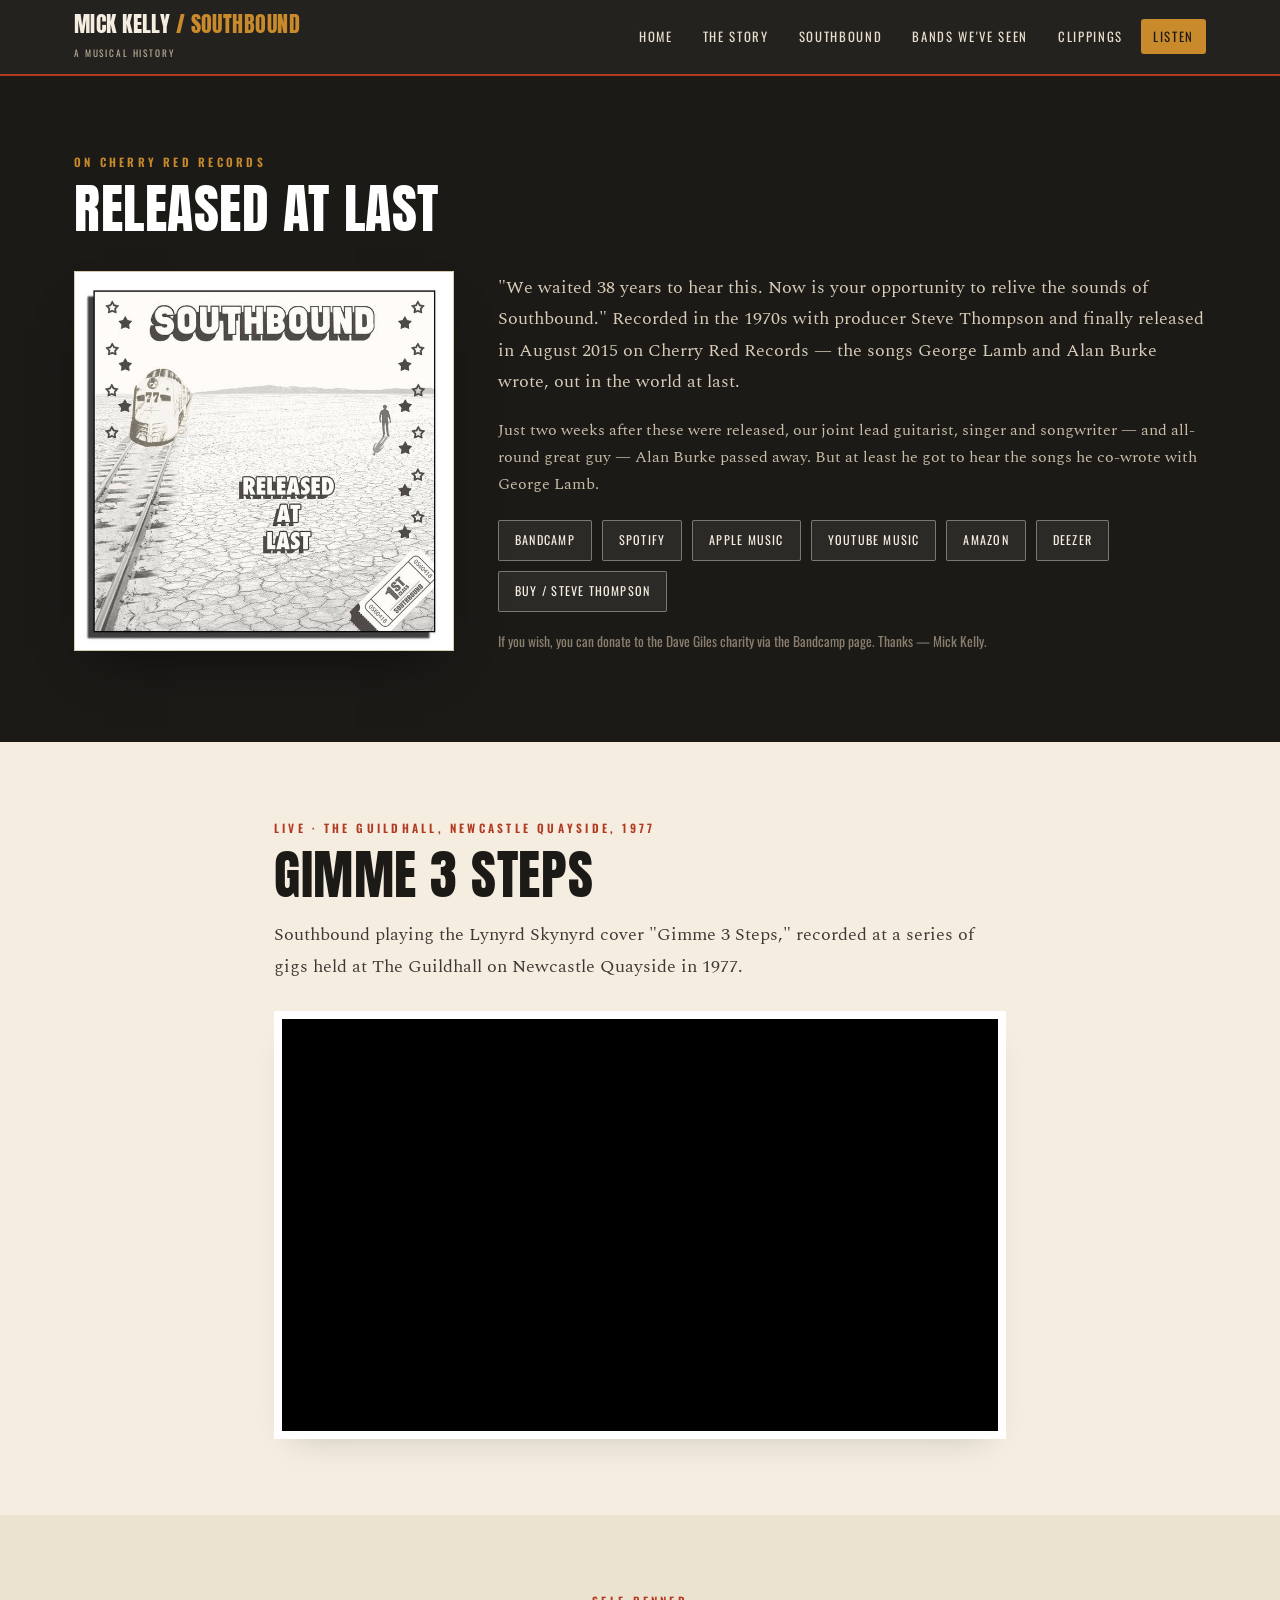
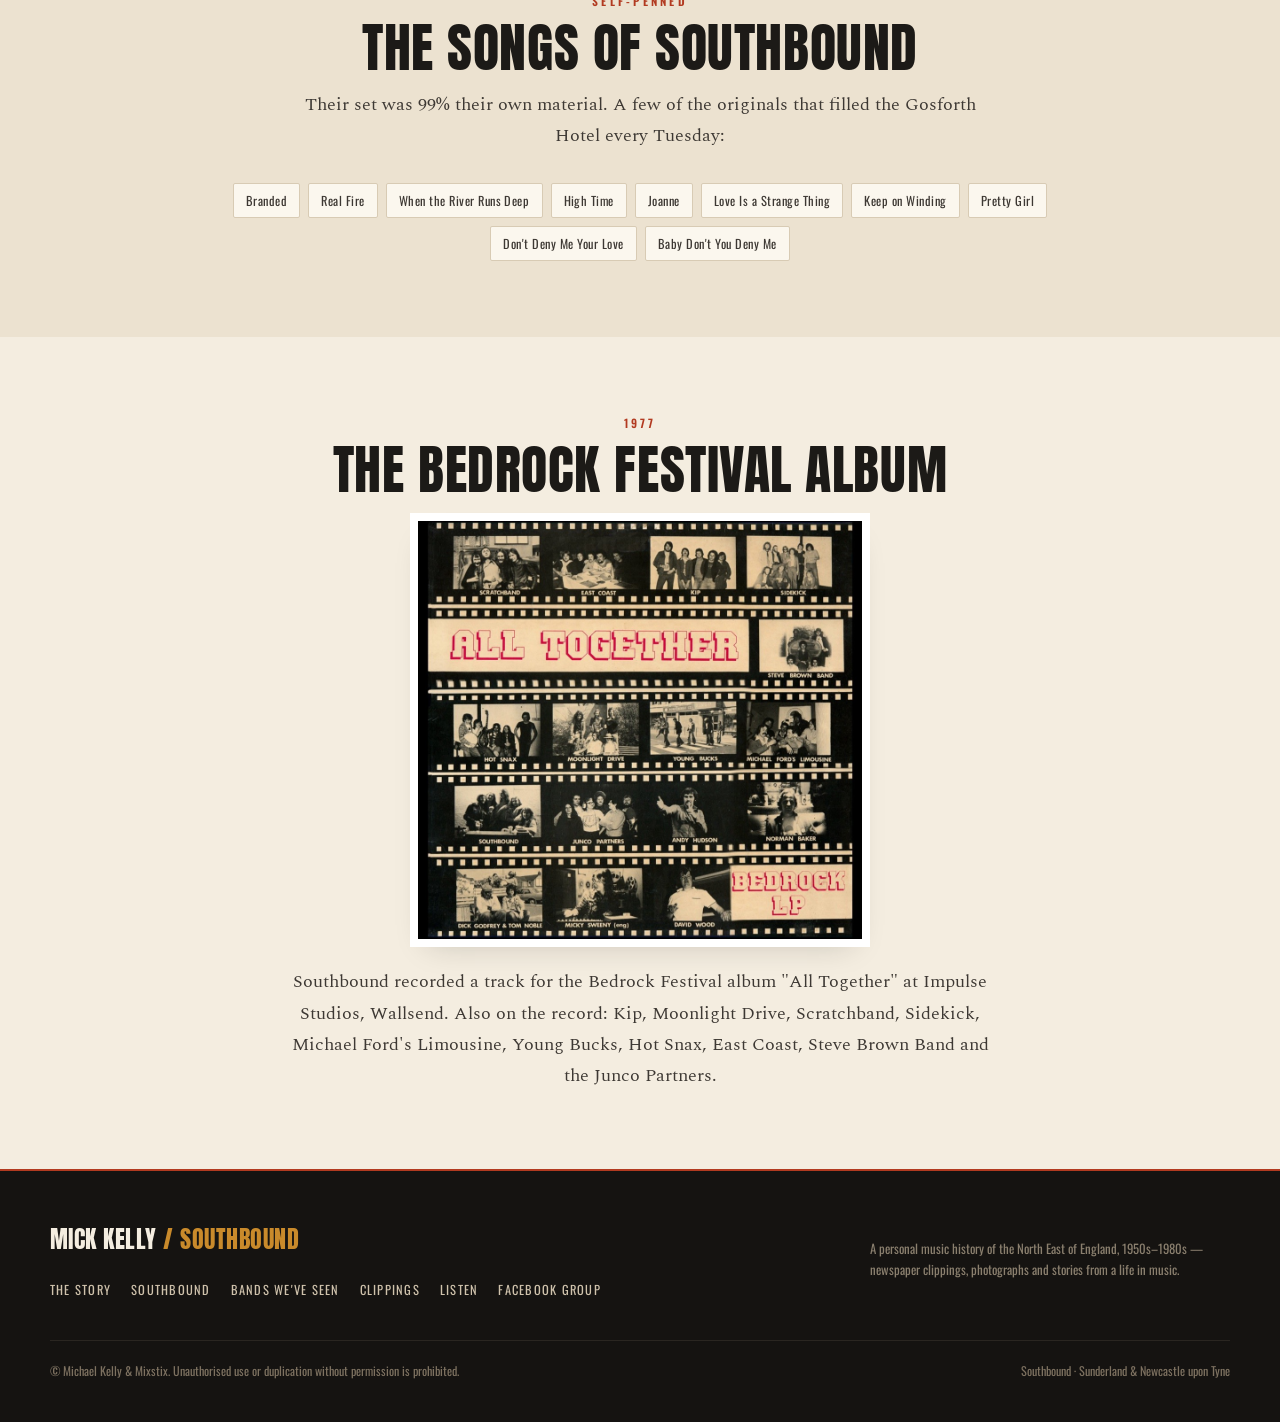
<file: listen.html>
<!DOCTYPE html>
<html lang="en">
<head>
<meta charset="utf-8">
<meta name="viewport" content="width=device-width, initial-scale=1">
<title>Listen — Southbound, "Released at Last"</title>
<meta name="description" content="Listen to Southbound. 'Released at Last' — the band's 1970s recordings, out on Cherry Red Records 38 years later. Stream on Spotify, Apple Music and more.">
<link rel="preconnect" href="https://fonts.googleapis.com">
<link rel="preconnect" href="https://fonts.gstatic.com" crossorigin>
<link href="https://fonts.googleapis.com/css2?family=Anton&family=Oswald:wght@400;500;600&family=Spectral:ital,wght@0,400;0,500;1,400&display=swap" rel="stylesheet">
<link rel="stylesheet" href="css/style.css">
</head>
<body>

<header class="nav">
  <div class="nav-inner">
    <a class="brand" href="index.html"><span>
      <span class="brand-mark">Mick Kelly <span class="sb">/ Southbound</span></span>
      <span class="brand-sub">A Musical History</span></span></a>
    <button class="nav-toggle" aria-label="Menu"><span></span><span></span><span></span></button>
    <ul class="nav-links">
      <li><a href="index.html">Home</a></li>
      <li><a href="story.html">The Story</a></li>
      <li><a href="southbound.html">Southbound</a></li>
      <li><a href="bands.html">Bands We've Seen</a></li>
      <li><a href="media.html">Clippings</a></li>
      <li><a href="listen.html" class="active">Listen</a></li>
    </ul>
  </div>
</header>

<!-- RECORD -->
<section class="band band-ink">
  <div class="wrap">
    <p class="eyebrow">On Cherry Red Records</p>
    <h2 class="section-title">Released at Last</h2>
    <div class="record">
      <div class="sleeve">
        <img loading="lazy" src="medium/wp-content/uploads/2015/08/southbond-released-at-last-pic.jpg" alt="Southbound — Released at Last album cover">
      </div>
      <div>
        <p class="lead-para">"We waited 38 years to hear this. Now is your opportunity to relive the sounds of Southbound." Recorded in the 1970s with producer Steve Thompson and finally released in August 2015 on Cherry Red Records — the songs George Lamb and Alan Burke wrote, out in the world at last.</p>
        <p style="color:#c9bda8;font-size:1rem">Just two weeks after these were released, our joint lead guitarist, singer and songwriter — and all-round great guy — Alan Burke passed away. But at least he got to hear the songs he co-wrote with George Lamb.</p>
        <div class="platforms">
          <a href="https://stmedia.bandcamp.com/album/released-at-last" target="_blank" rel="noopener">Bandcamp</a>
          <a href="https://open.spotify.com/search/Southbound%20Released%20at%20Last" target="_blank" rel="noopener">Spotify</a>
          <a href="https://music.apple.com/us/search?term=southbound%20released%20at%20last" target="_blank" rel="noopener">Apple Music</a>
          <a href="https://music.youtube.com/search?q=Southbound+Released+at+Last" target="_blank" rel="noopener">YouTube Music</a>
          <a href="https://music.amazon.com/search/southbound+released+at+last" target="_blank" rel="noopener">Amazon</a>
          <a href="https://www.deezer.com/search/Southbound%20Released%20at%20Last" target="_blank" rel="noopener">Deezer</a>
          <a href="https://steve-thompson.org.uk/released-at-last-southbound/" target="_blank" rel="noopener">Buy / Steve Thompson</a>
        </div>
        <p style="color:#8a7f6e;font-size:.85rem;margin-top:18px;font-family:var(--font-head)">If you wish, you can donate to the Dave Giles charity via the Bandcamp page. Thanks — Mick Kelly.</p>
      </div>
    </div>
  </div>
</section>

<!-- VIDEO -->
<section class="band band-cream">
  <div class="narrow">
    <p class="eyebrow">Live &middot; The Guildhall, Newcastle Quayside, 1977</p>
    <h2 class="section-title" style="margin-bottom:1rem">Gimme 3 Steps</h2>
    <p class="lead-para" style="margin-bottom:28px">Southbound playing the Lynyrd Skynyrd cover "Gimme 3 Steps," recorded at a series of gigs held at The Guildhall on Newcastle Quayside in 1977.</p>
    <div class="video-wrap">
      <iframe src="https://www.youtube.com/embed/hXE-caCbTm0" title="Southbound — Gimme 3 Steps (1977)" frameborder="0" allow="accelerometer; autoplay; clipboard-write; encrypted-media; gyroscope; picture-in-picture" allowfullscreen></iframe>
    </div>
  </div>
</section>

<!-- SONGS -->
<section class="band band-deep">
  <div class="wrap" style="text-align:center">
    <p class="eyebrow">Self-penned</p>
    <h2 class="section-title" style="margin-bottom:1rem">The Songs of Southbound</h2>
    <p class="lead-para" style="margin:0 auto 30px">Their set was 99% their own material. A few of the originals that filled the Gosforth Hotel every Tuesday:</p>
    <div class="chips" style="justify-content:center;max-width:820px;margin:0 auto">
      <span>Branded</span><span>Real Fire</span><span>When the River Runs Deep</span><span>High Time</span>
      <span>Joanne</span><span>Love Is a Strange Thing</span><span>Keep on Winding</span><span>Pretty Girl</span>
      <span>Don't Deny Me Your Love</span><span>Baby Don't You Deny Me</span>
    </div>
  </div>
</section>

<!-- BEDROCK -->
<section class="band band-cream">
  <div class="narrow" style="text-align:center">
    <p class="eyebrow">1977</p>
    <h2 class="section-title" style="margin-bottom:1rem">The Bedrock Festival Album</h2>
    <figure class="fig" style="max-width:460px;margin:0 auto 20px">
      <img loading="lazy" src="medium/wp-content/uploads/2013/01/bedrock-album.jpg" alt="Bedrock Festival — All Together album">
    </figure>
    <p class="lead-para" style="margin:0 auto">Southbound recorded a track for the Bedrock Festival album "All Together" at Impulse Studios, Wallsend. Also on the record: Kip, Moonlight Drive, Scratchband, Sidekick, Michael Ford's Limousine, Young Bucks, Hot Snax, East Coast, Steve Brown Band and the Junco Partners.</p>
  </div>
</section>

<footer class="footer">
  <div class="footer-inner">
    <div>
      <span class="brand-mark" style="color:#f4ede0;font-size:1.5rem">Mick Kelly <span style="color:#c98a2b">/ Southbound</span></span>
      <ul class="footer-links">
        <li><a href="story.html">The Story</a></li>
        <li><a href="southbound.html">Southbound</a></li>
        <li><a href="bands.html">Bands We've Seen</a></li>
        <li><a href="media.html">Clippings</a></li>
        <li><a href="listen.html">Listen</a></li>
        <li><a href="https://www.facebook.com/groups/143539109082656/" target="_blank" rel="noopener">Facebook Group</a></li>
      </ul>
    </div>
    <p class="small">A personal music history of the North East of England, 1950s–1980s — newspaper clippings, photographs and stories from a life in music.</p>
  </div>
  <div class="footer-bottom">
    <span>© Michael Kelly &amp; Mixstix. Unauthorised use or duplication without permission is prohibited.</span>
    <span>Southbound &middot; Sunderland &amp; Newcastle upon Tyne</span>
  </div>
</footer>

<script src="js/main.js"></script>
</body>
</html>
</file>
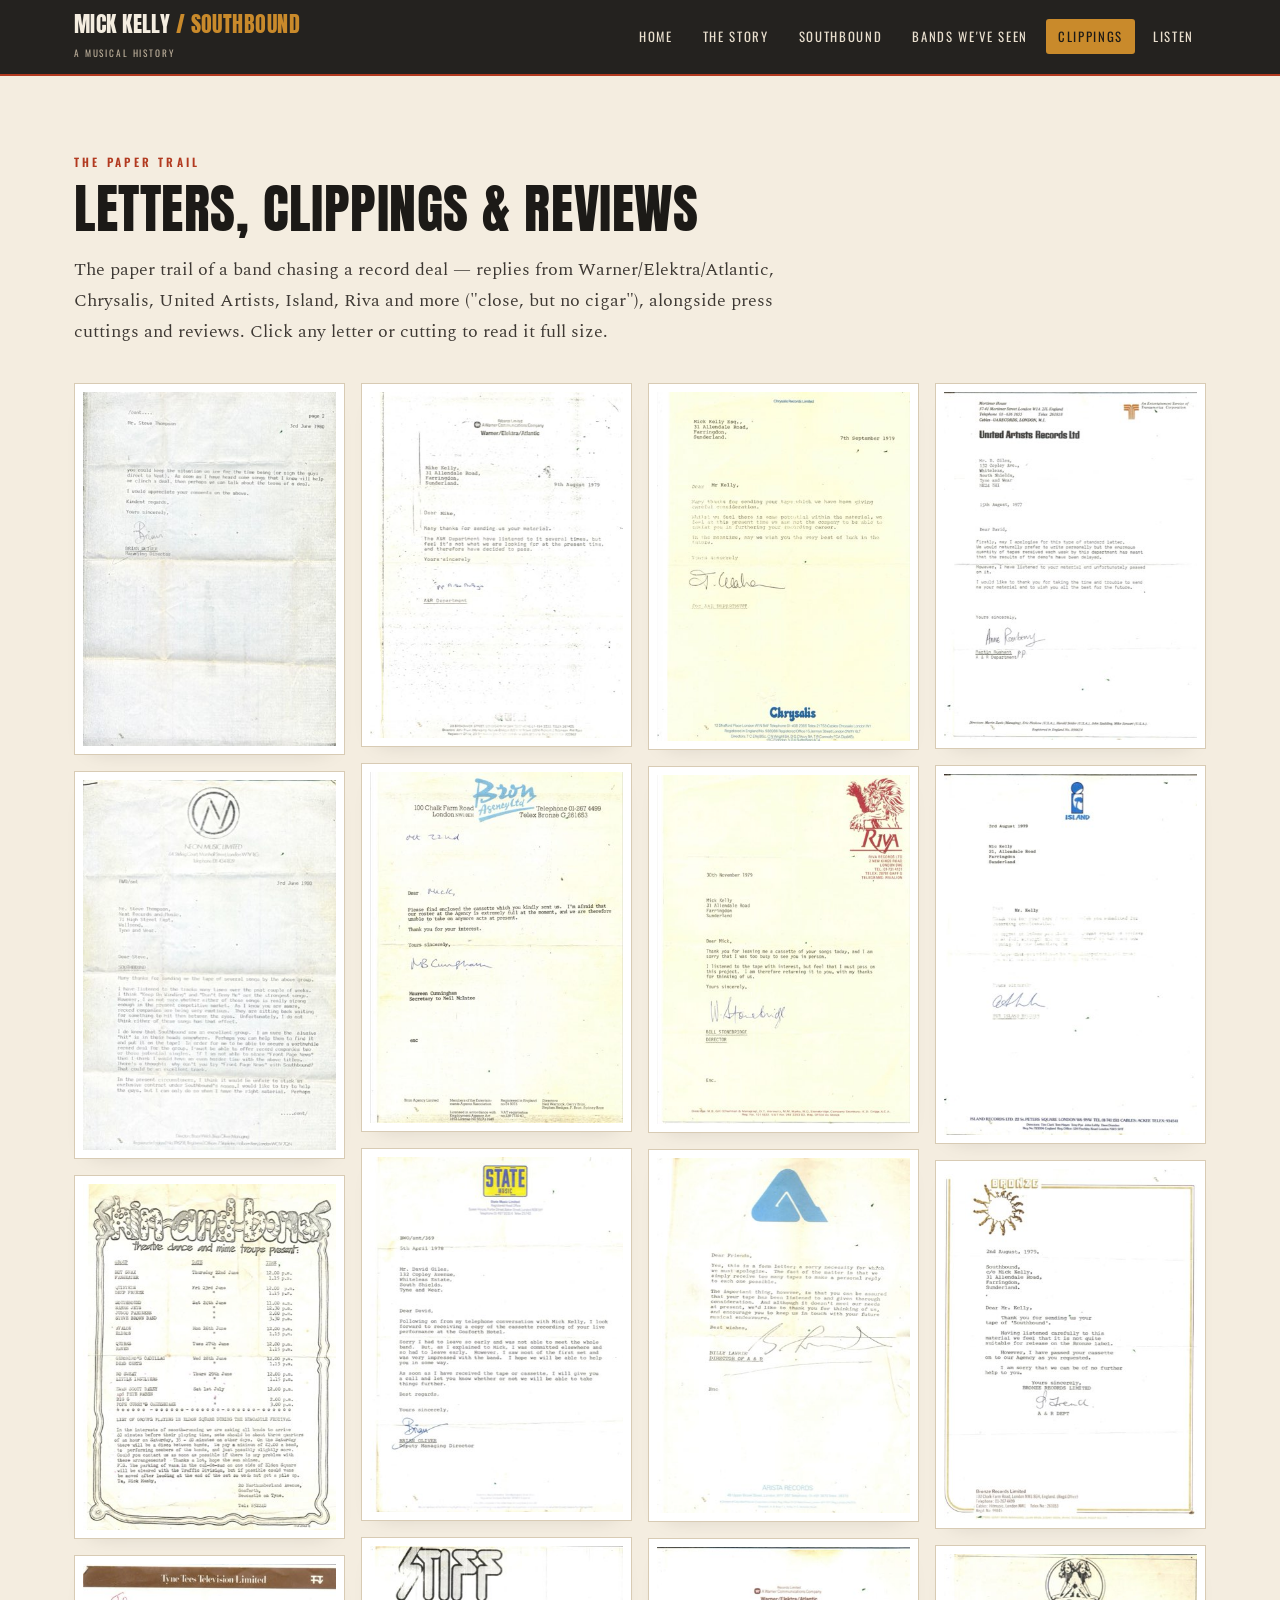
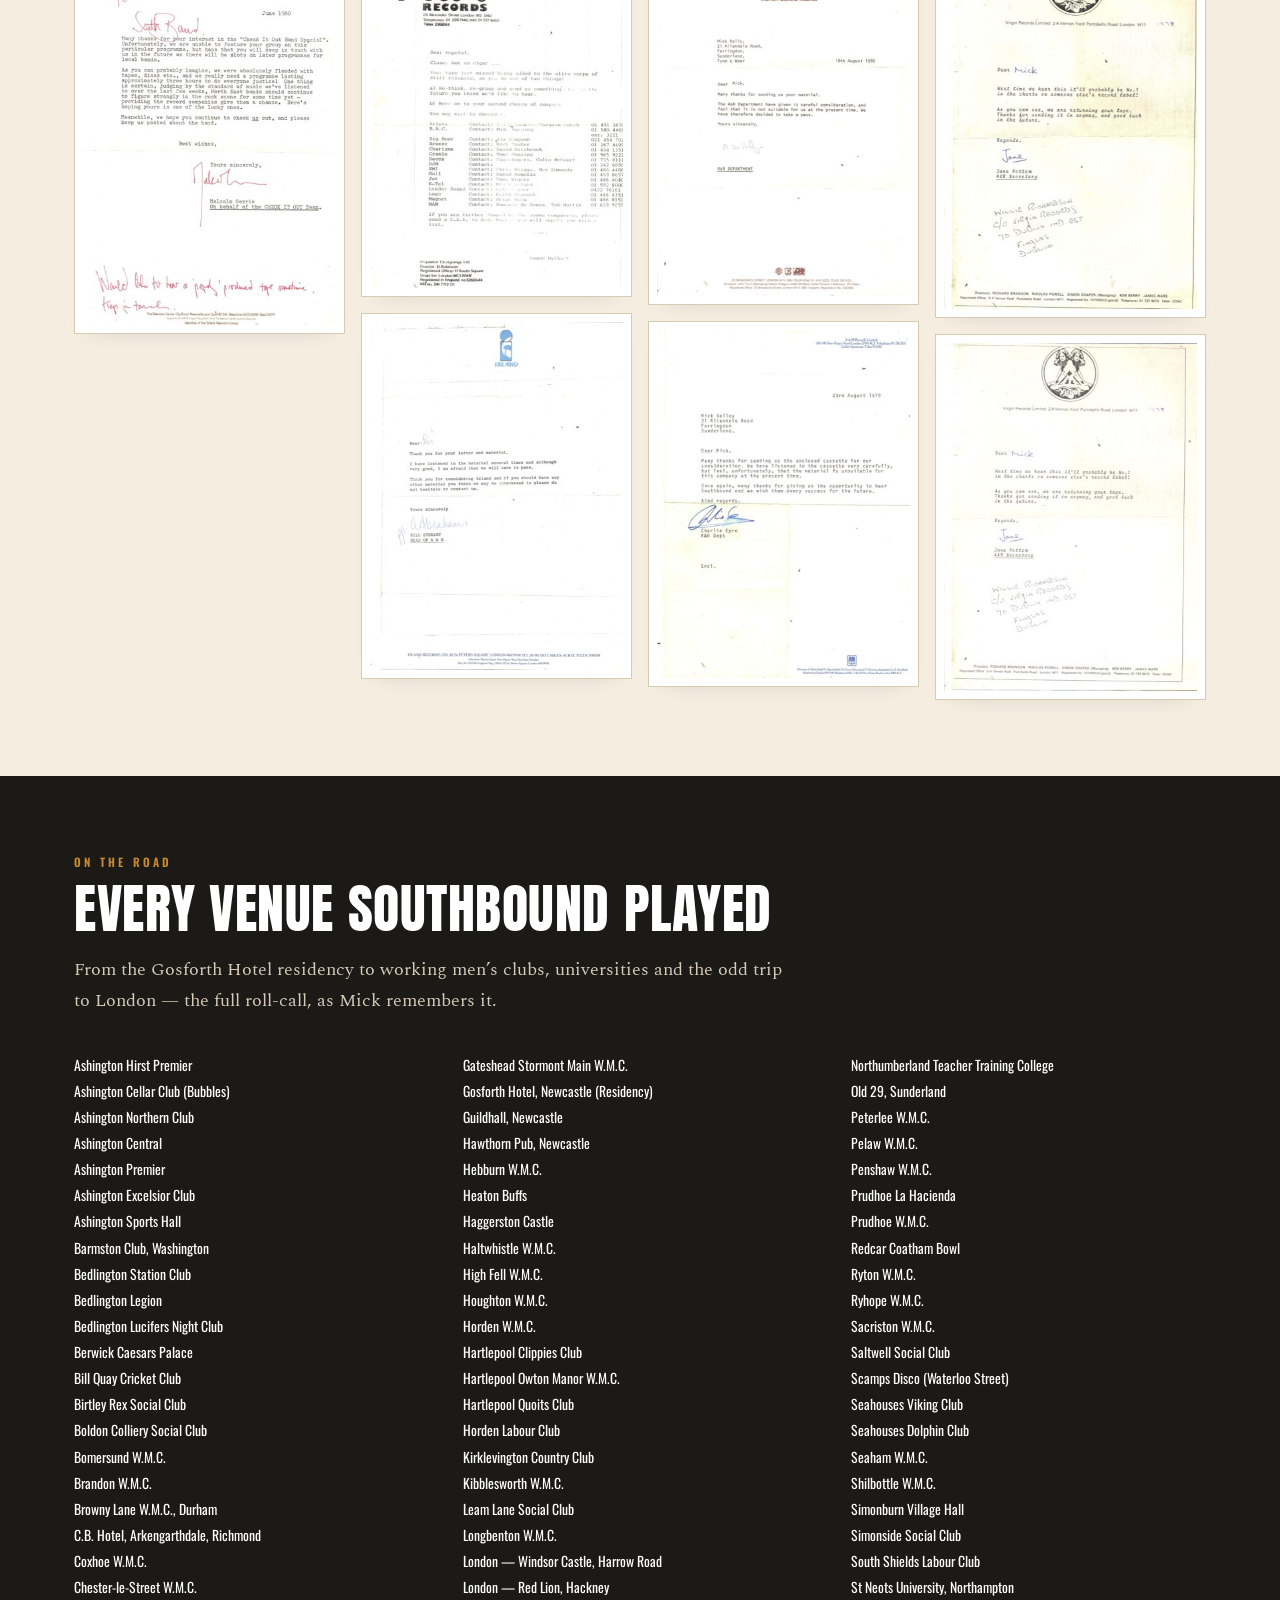
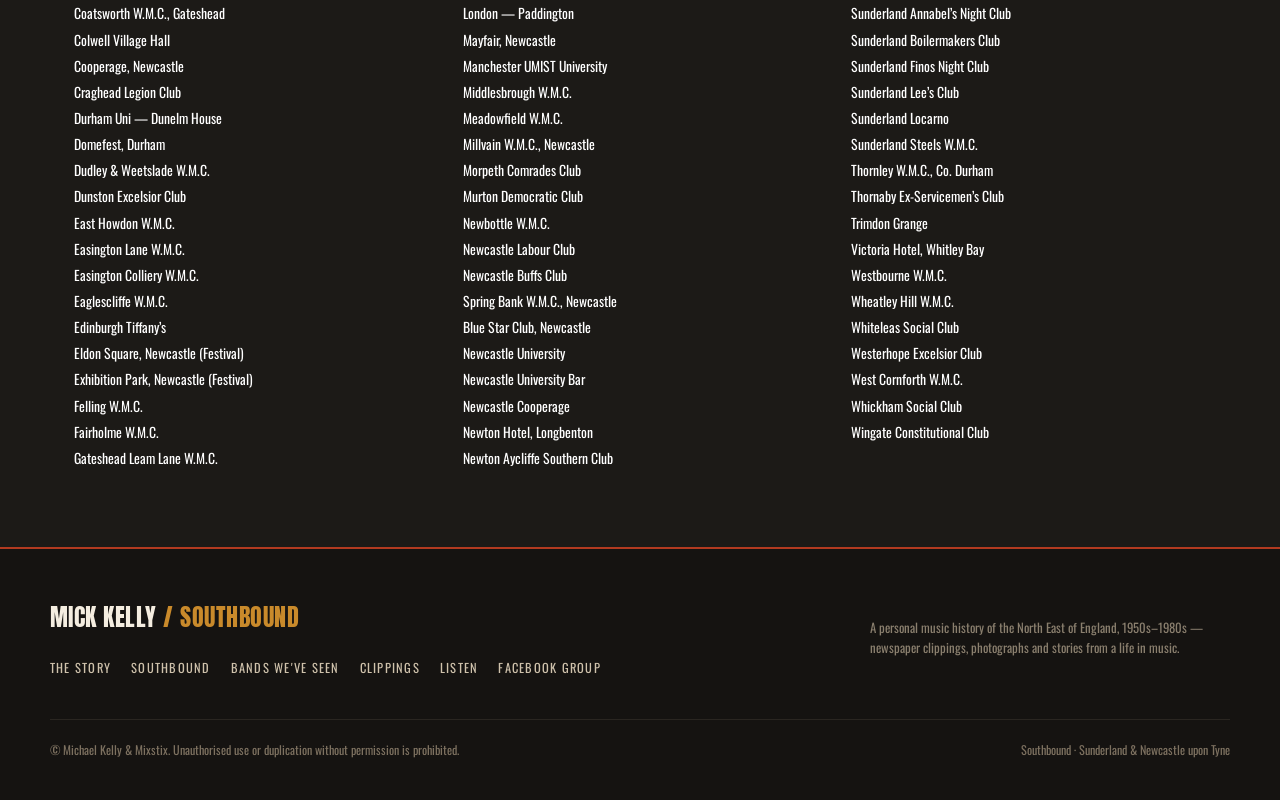
<file: media.html>
<!DOCTYPE html>
<html lang="en">
<head>
<meta charset="utf-8">
<meta name="viewport" content="width=device-width, initial-scale=1">
<title>Clippings &amp; Venues | Southbound</title>
<meta name="description" content="Southbound in the press — newspaper articles and reviews — plus the full list of clubs and halls the band played across the North East.">
<link rel="preconnect" href="https://fonts.googleapis.com">
<link rel="preconnect" href="https://fonts.gstatic.com" crossorigin>
<link href="https://fonts.googleapis.com/css2?family=Anton&family=Oswald:wght@400;500;600&family=Spectral:ital,wght@0,400;0,500;1,400&display=swap" rel="stylesheet">
<link rel="stylesheet" href="css/style.css">
</head>
<body>
<header class="nav">
  <div class="nav-inner">
    <a class="brand" href="index.html"><span>
      <span class="brand-mark">Mick Kelly <span class="sb">/ Southbound</span></span>
      <span class="brand-sub">A Musical History</span></span></a>
    <button class="nav-toggle" aria-label="Menu"><span></span><span></span><span></span></button>
    <ul class="nav-links">
      <li><a href="index.html">Home</a></li>
      <li><a href="story.html">The Story</a></li>
      <li><a href="southbound.html">Southbound</a></li>
      <li><a href="bands.html">Bands We've Seen</a></li>
      <li><a href="media.html" class="active">Clippings</a></li>
      <li><a href="listen.html">Listen</a></li>
    </ul>
  </div>
</header>
<section class="band band-cream">
  <div class="wrap">
    <p class="eyebrow">The paper trail</p>
    <h2 class="section-title">Letters, Clippings &amp; Reviews</h2>
    <p class="lead-para gallery-intro">The paper trail of a band chasing a record deal — replies from Warner/Elektra/Atlantic, Chrysalis, United Artists, Island, Riva and more ("close, but no cigar"), alongside press cuttings and reviews. Click any letter or cutting to read it full size.</p>
    <div class="masonry">
<figure class="cell plain" data-lb="images/wp-content/uploads/2016/04/019.jpg" data-cap=""><img loading="lazy" src="thumbs/wp-content/uploads/2016/04/019.jpg" alt="Southbound archive photograph"></figure>
<figure class="cell plain" data-lb="images/wp-content/uploads/2016/04/018.jpg" data-cap=""><img loading="lazy" src="thumbs/wp-content/uploads/2016/04/018.jpg" alt="Southbound archive photograph"></figure>
<figure class="cell plain" data-lb="images/wp-content/uploads/2016/04/017.jpg" data-cap=""><img loading="lazy" src="thumbs/wp-content/uploads/2016/04/017.jpg" alt="Southbound archive photograph"></figure>
<figure class="cell plain" data-lb="images/wp-content/uploads/2016/04/016.jpg" data-cap=""><img loading="lazy" src="thumbs/wp-content/uploads/2016/04/016.jpg" alt="Southbound archive photograph"></figure>
<figure class="cell plain" data-lb="images/wp-content/uploads/2016/04/015.jpg" data-cap=""><img loading="lazy" src="thumbs/wp-content/uploads/2016/04/015.jpg" alt="Southbound archive photograph"></figure>
<figure class="cell plain" data-lb="images/wp-content/uploads/2016/04/014.jpg" data-cap=""><img loading="lazy" src="thumbs/wp-content/uploads/2016/04/014.jpg" alt="Southbound archive photograph"></figure>
<figure class="cell plain" data-lb="images/wp-content/uploads/2016/04/013.jpg" data-cap=""><img loading="lazy" src="thumbs/wp-content/uploads/2016/04/013.jpg" alt="Southbound archive photograph"></figure>
<figure class="cell plain" data-lb="images/wp-content/uploads/2016/04/012.jpg" data-cap=""><img loading="lazy" src="thumbs/wp-content/uploads/2016/04/012.jpg" alt="Southbound archive photograph"></figure>
<figure class="cell plain" data-lb="images/wp-content/uploads/2016/04/011.jpg" data-cap=""><img loading="lazy" src="thumbs/wp-content/uploads/2016/04/011.jpg" alt="Southbound archive photograph"></figure>
<figure class="cell plain" data-lb="images/wp-content/uploads/2016/04/010.jpg" data-cap=""><img loading="lazy" src="thumbs/wp-content/uploads/2016/04/010.jpg" alt="Southbound archive photograph"></figure>
<figure class="cell plain" data-lb="images/wp-content/uploads/2016/04/009.jpg" data-cap=""><img loading="lazy" src="thumbs/wp-content/uploads/2016/04/009.jpg" alt="Southbound archive photograph"></figure>
<figure class="cell plain" data-lb="images/wp-content/uploads/2016/04/008.jpg" data-cap=""><img loading="lazy" src="thumbs/wp-content/uploads/2016/04/008.jpg" alt="Southbound archive photograph"></figure>
<figure class="cell plain" data-lb="images/wp-content/uploads/2016/04/007.jpg" data-cap=""><img loading="lazy" src="thumbs/wp-content/uploads/2016/04/007.jpg" alt="Southbound archive photograph"></figure>
<figure class="cell plain" data-lb="images/wp-content/uploads/2016/04/006.jpg" data-cap=""><img loading="lazy" src="thumbs/wp-content/uploads/2016/04/006.jpg" alt="Southbound archive photograph"></figure>
<figure class="cell plain" data-lb="images/wp-content/uploads/2016/04/005.jpg" data-cap=""><img loading="lazy" src="thumbs/wp-content/uploads/2016/04/005.jpg" alt="Southbound archive photograph"></figure>
<figure class="cell plain" data-lb="images/wp-content/uploads/2016/04/004.jpg" data-cap=""><img loading="lazy" src="thumbs/wp-content/uploads/2016/04/004.jpg" alt="Southbound archive photograph"></figure>
<figure class="cell plain" data-lb="images/wp-content/uploads/2016/04/003.jpg" data-cap=""><img loading="lazy" src="thumbs/wp-content/uploads/2016/04/003.jpg" alt="Southbound archive photograph"></figure>
<figure class="cell plain" data-lb="images/wp-content/uploads/2016/04/002.jpg" data-cap=""><img loading="lazy" src="thumbs/wp-content/uploads/2016/04/002.jpg" alt="Southbound archive photograph"></figure>
<figure class="cell plain" data-lb="images/wp-content/uploads/2016/04/001.jpg" data-cap=""><img loading="lazy" src="thumbs/wp-content/uploads/2016/04/001.jpg" alt="Southbound archive photograph"></figure>
</div>
  </div>
</section>
<section class="band band-ink">
  <div class="wrap">
    <p class="eyebrow">On the road</p>
    <h2 class="section-title">Every Venue Southbound Played</h2>
    <p class="lead-para" style="margin-bottom:34px">From the Gosforth Hotel residency to working men&rsquo;s clubs, universities and the odd trip to London — the full roll-call, as Mick remembers it.</p>
    <div class="venues-cols">
<div>Ashington Hirst Premier</div>
<div>Ashington Cellar Club (Bubbles)</div>
<div>Ashington Northern Club</div>
<div>Ashington Central</div>
<div>Ashington Premier</div>
<div>Ashington Excelsior Club</div>
<div>Ashington Sports Hall</div>
<div>Barmston Club, Washington</div>
<div>Bedlington Station Club</div>
<div>Bedlington Legion</div>
<div>Bedlington Lucifers Night Club</div>
<div>Berwick Caesars Palace</div>
<div>Bill Quay Cricket Club</div>
<div>Birtley Rex Social Club</div>
<div>Boldon Colliery Social Club</div>
<div>Bomersund W.M.C.</div>
<div>Brandon W.M.C.</div>
<div>Browny Lane W.M.C., Durham</div>
<div>C.B. Hotel, Arkengarthdale, Richmond</div>
<div>Coxhoe W.M.C.</div>
<div>Chester-le-Street W.M.C.</div>
<div>Coatsworth W.M.C., Gateshead</div>
<div>Colwell Village Hall</div>
<div>Cooperage, Newcastle</div>
<div>Craghead Legion Club</div>
<div>Durham Uni — Dunelm House</div>
<div>Domefest, Durham</div>
<div>Dudley &amp; Weetslade W.M.C.</div>
<div>Dunston Excelsior Club</div>
<div>East Howdon W.M.C.</div>
<div>Easington Lane W.M.C.</div>
<div>Easington Colliery W.M.C.</div>
<div>Eaglescliffe W.M.C.</div>
<div>Edinburgh Tiffany&rsquo;s</div>
<div>Eldon Square, Newcastle (Festival)</div>
<div>Exhibition Park, Newcastle (Festival)</div>
<div>Felling W.M.C.</div>
<div>Fairholme W.M.C.</div>
<div>Gateshead Leam Lane W.M.C.</div>
<div>Gateshead Stormont Main W.M.C.</div>
<div>Gosforth Hotel, Newcastle (Residency)</div>
<div>Guildhall, Newcastle</div>
<div>Hawthorn Pub, Newcastle</div>
<div>Hebburn W.M.C.</div>
<div>Heaton Buffs</div>
<div>Haggerston Castle</div>
<div>Haltwhistle W.M.C.</div>
<div>High Fell W.M.C.</div>
<div>Houghton W.M.C.</div>
<div>Horden W.M.C.</div>
<div>Hartlepool Clippies Club</div>
<div>Hartlepool Owton Manor W.M.C.</div>
<div>Hartlepool Quoits Club</div>
<div>Horden Labour Club</div>
<div>Kirklevington Country Club</div>
<div>Kibblesworth W.M.C.</div>
<div>Leam Lane Social Club</div>
<div>Longbenton W.M.C.</div>
<div>London — Windsor Castle, Harrow Road</div>
<div>London — Red Lion, Hackney</div>
<div>London — Paddington</div>
<div>Mayfair, Newcastle</div>
<div>Manchester UMIST University</div>
<div>Middlesbrough W.M.C.</div>
<div>Meadowfield W.M.C.</div>
<div>Millvain W.M.C., Newcastle</div>
<div>Morpeth Comrades Club</div>
<div>Murton Democratic Club</div>
<div>Newbottle W.M.C.</div>
<div>Newcastle Labour Club</div>
<div>Newcastle Buffs Club</div>
<div>Spring Bank W.M.C., Newcastle</div>
<div>Blue Star Club, Newcastle</div>
<div>Newcastle University</div>
<div>Newcastle University Bar</div>
<div>Newcastle Cooperage</div>
<div>Newton Hotel, Longbenton</div>
<div>Newton Aycliffe Southern Club</div>
<div>Northumberland Teacher Training College</div>
<div>Old 29, Sunderland</div>
<div>Peterlee W.M.C.</div>
<div>Pelaw W.M.C.</div>
<div>Penshaw W.M.C.</div>
<div>Prudhoe La Hacienda</div>
<div>Prudhoe W.M.C.</div>
<div>Redcar Coatham Bowl</div>
<div>Ryton W.M.C.</div>
<div>Ryhope W.M.C.</div>
<div>Sacriston W.M.C.</div>
<div>Saltwell Social Club</div>
<div>Scamps Disco (Waterloo Street)</div>
<div>Seahouses Viking Club</div>
<div>Seahouses Dolphin Club</div>
<div>Seaham W.M.C.</div>
<div>Shilbottle W.M.C.</div>
<div>Simonburn Village Hall</div>
<div>Simonside Social Club</div>
<div>South Shields Labour Club</div>
<div>St Neots University, Northampton</div>
<div>Sunderland Annabel&rsquo;s Night Club</div>
<div>Sunderland Boilermakers Club</div>
<div>Sunderland Finos Night Club</div>
<div>Sunderland Lee&rsquo;s Club</div>
<div>Sunderland Locarno</div>
<div>Sunderland Steels W.M.C.</div>
<div>Thornley W.M.C., Co. Durham</div>
<div>Thornaby Ex-Servicemen&rsquo;s Club</div>
<div>Trimdon Grange</div>
<div>Victoria Hotel, Whitley Bay</div>
<div>Westbourne W.M.C.</div>
<div>Wheatley Hill W.M.C.</div>
<div>Whiteleas Social Club</div>
<div>Westerhope Excelsior Club</div>
<div>West Cornforth W.M.C.</div>
<div>Whickham Social Club</div>
<div>Wingate Constitutional Club</div>
    </div>
  </div>
</section>
<footer class="footer">
  <div class="footer-inner">
    <div>
      <span class="brand-mark" style="color:#f4ede0;font-size:1.5rem">Mick Kelly <span style="color:#c98a2b">/ Southbound</span></span>
      <ul class="footer-links">
        <li><a href="story.html">The Story</a></li>
        <li><a href="southbound.html">Southbound</a></li>
        <li><a href="bands.html">Bands We've Seen</a></li>
        <li><a href="media.html">Clippings</a></li>
        <li><a href="listen.html">Listen</a></li>
        <li><a href="https://www.facebook.com/groups/143539109082656/" target="_blank" rel="noopener">Facebook Group</a></li>
      </ul>
    </div>
    <p class="small">A personal music history of the North East of England, 1950s&ndash;1980s &mdash; newspaper clippings, photographs and stories from a life in music.</p>
  </div>
  <div class="footer-bottom">
    <span>&copy; Michael Kelly &amp; Mixstix. Unauthorised use or duplication without permission is prohibited.</span>
    <span>Southbound &middot; Sunderland &amp; Newcastle upon Tyne</span>
  </div>
</footer>
<script src="js/main.js"></script>
</body>
</html>
</file>
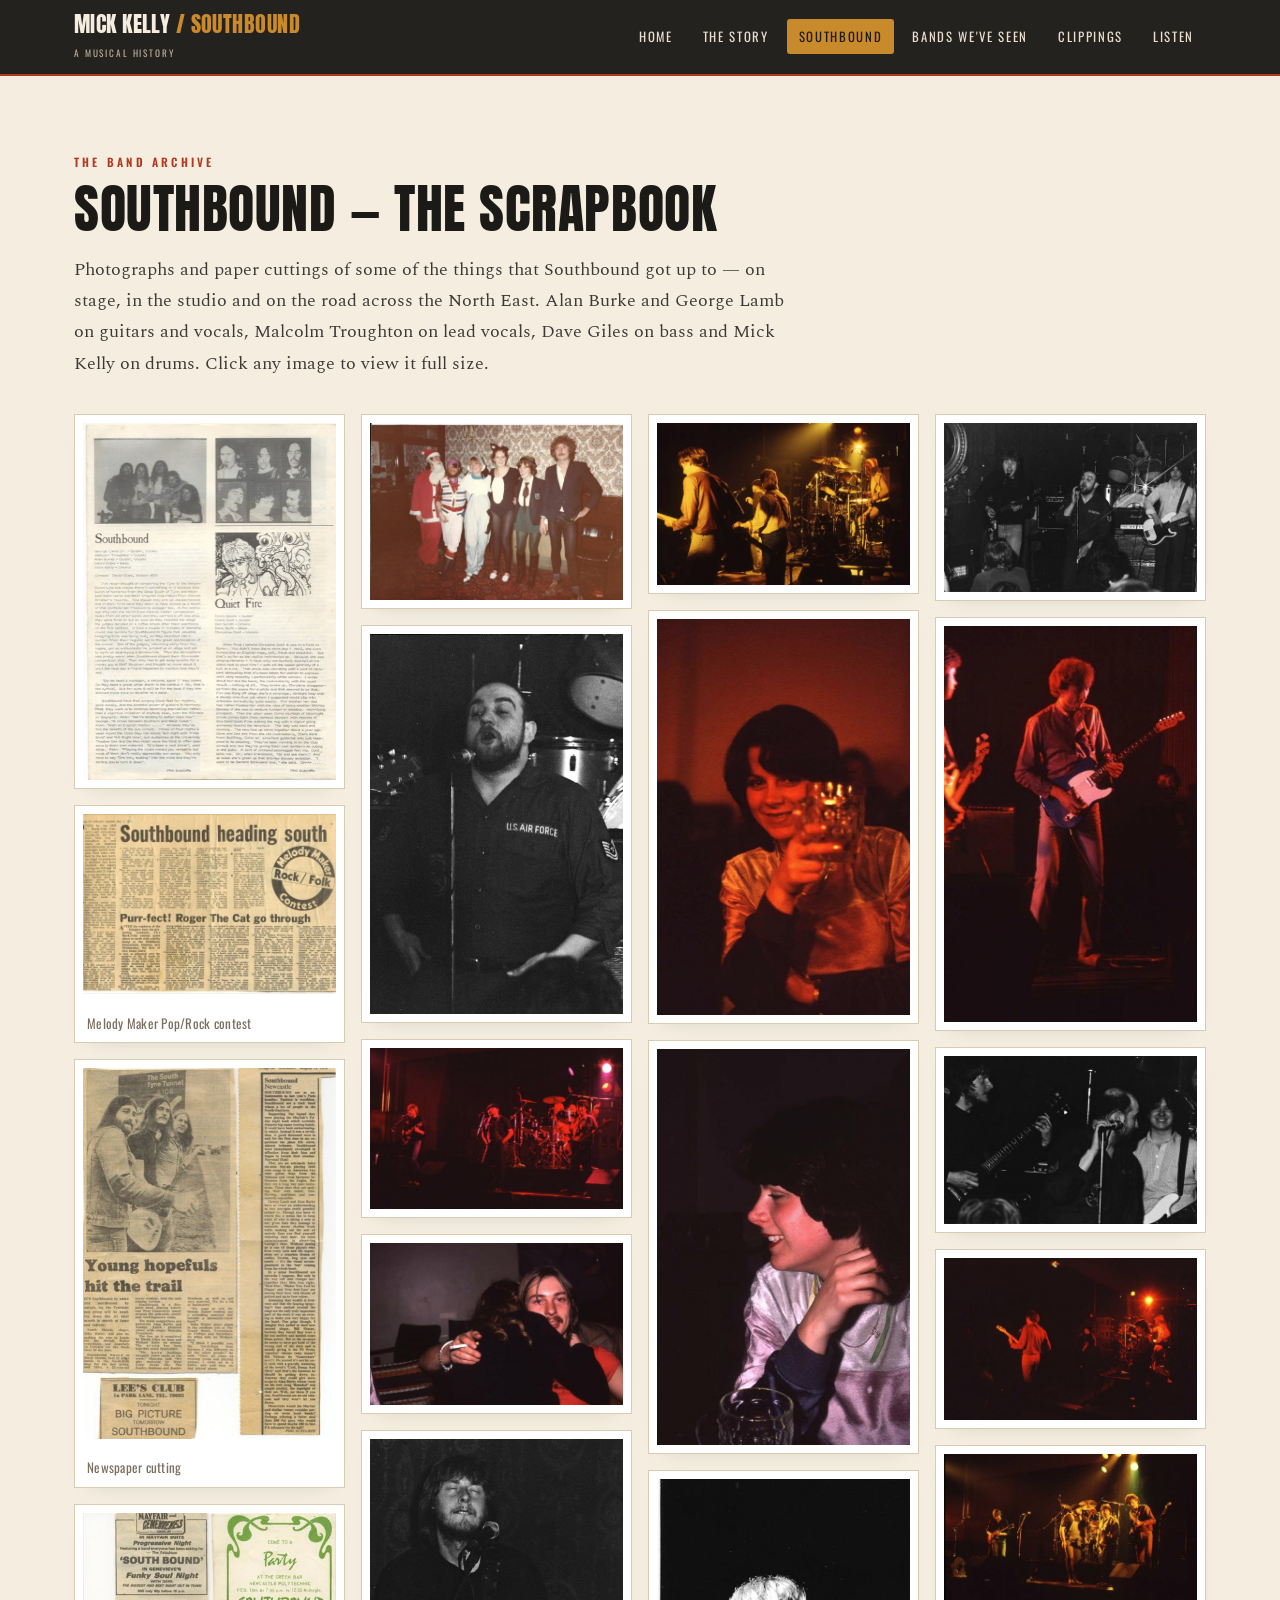
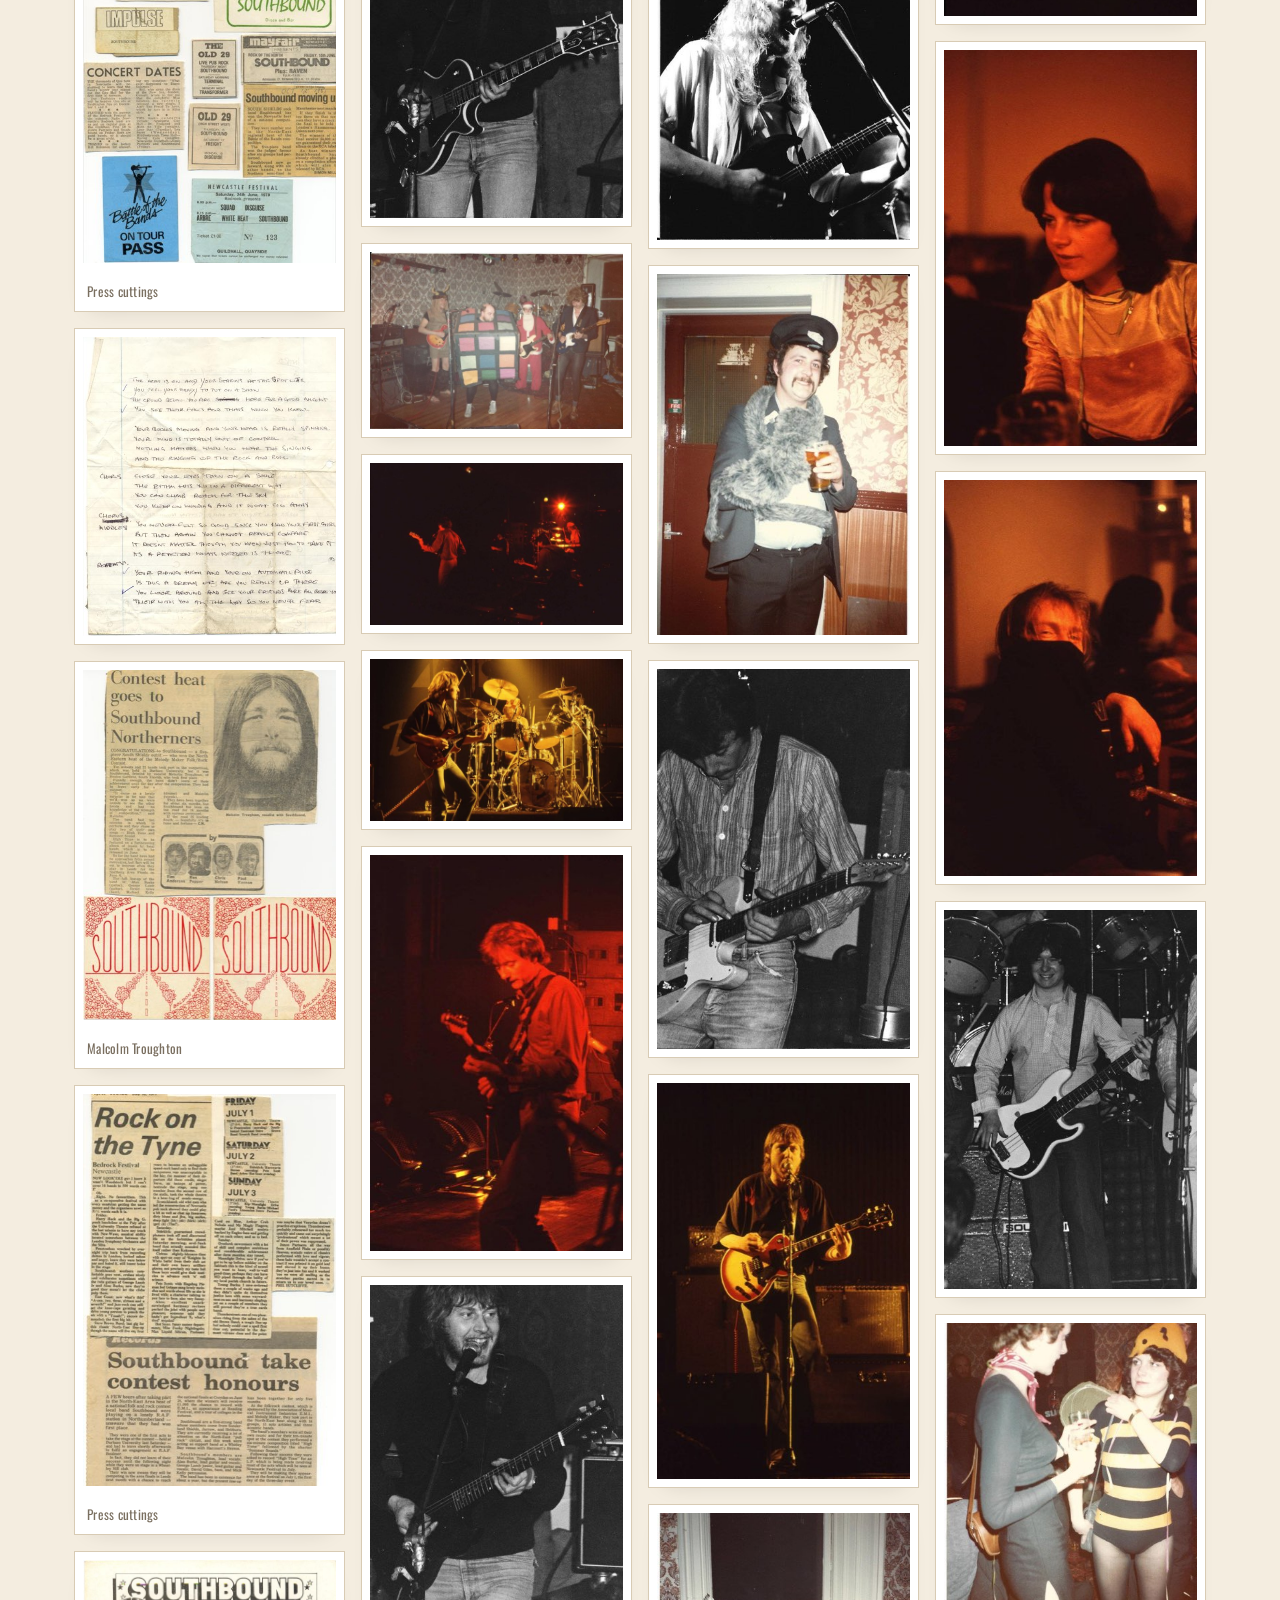
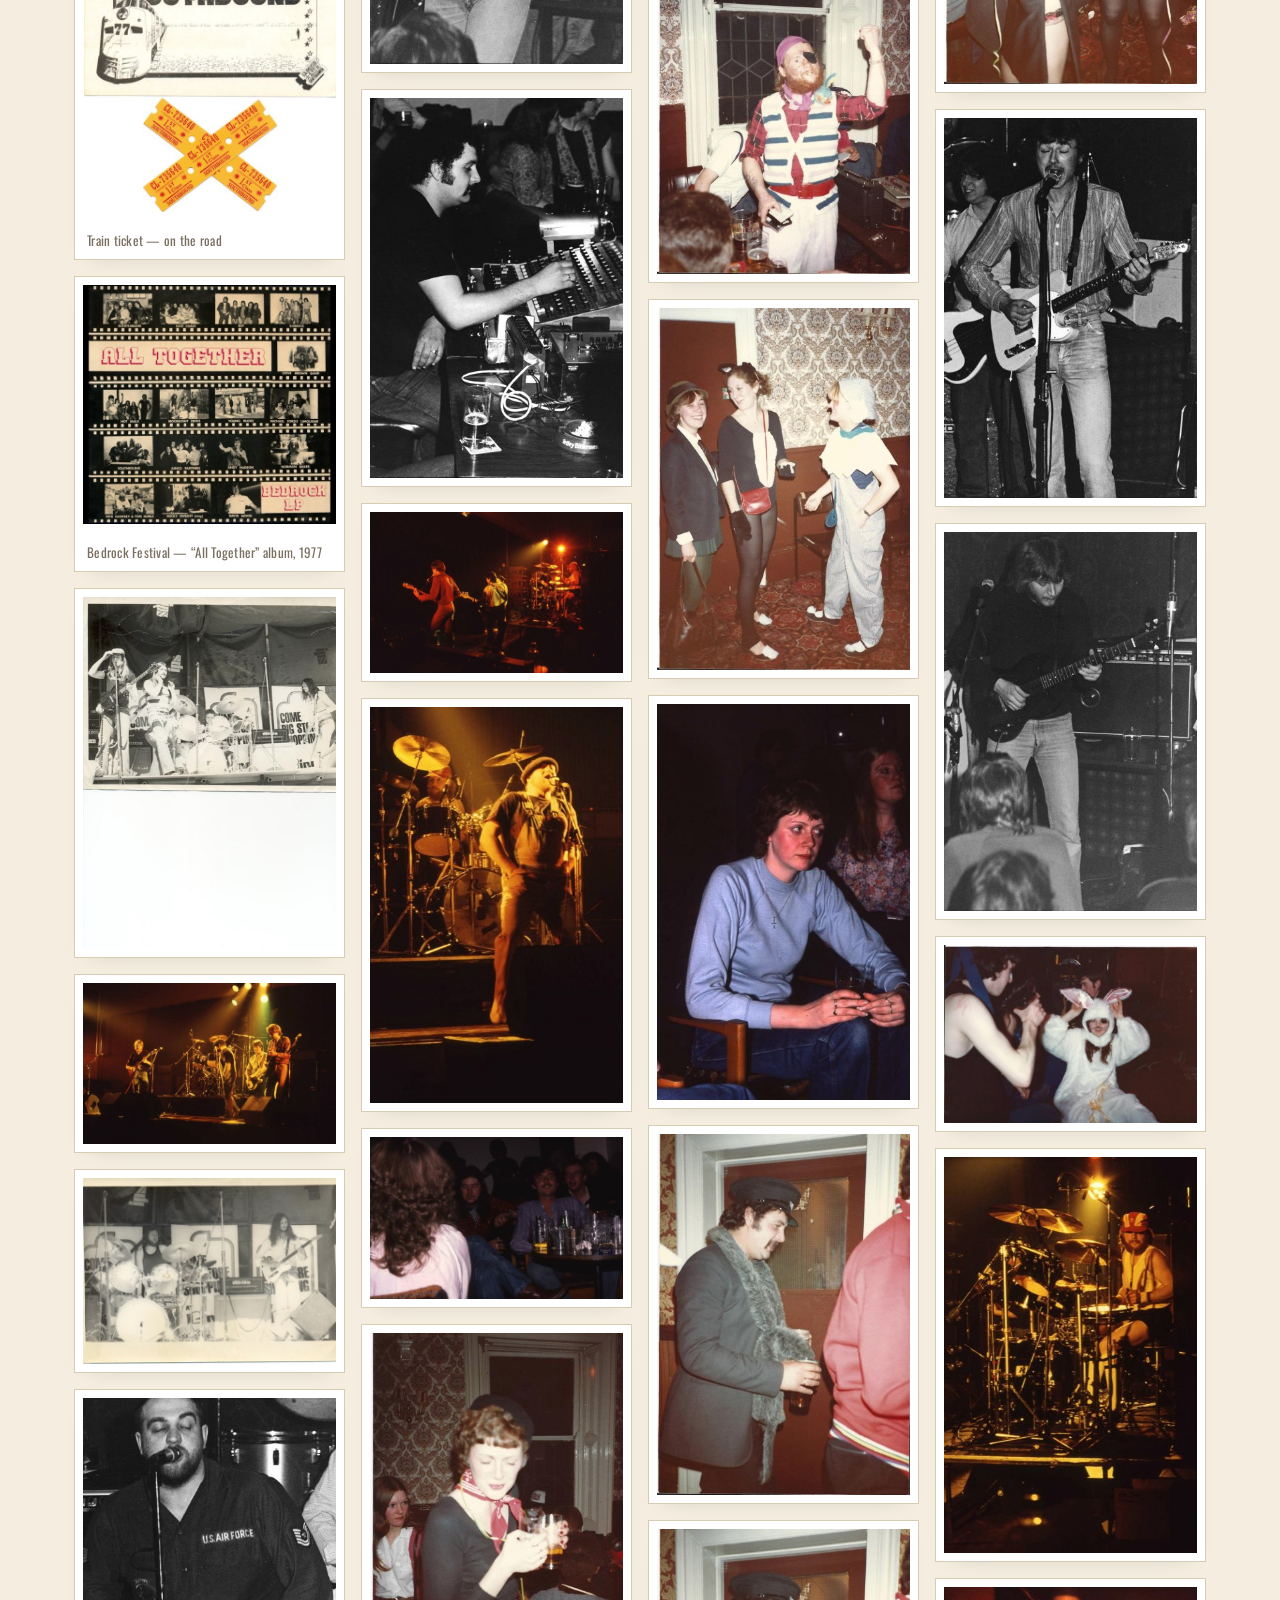
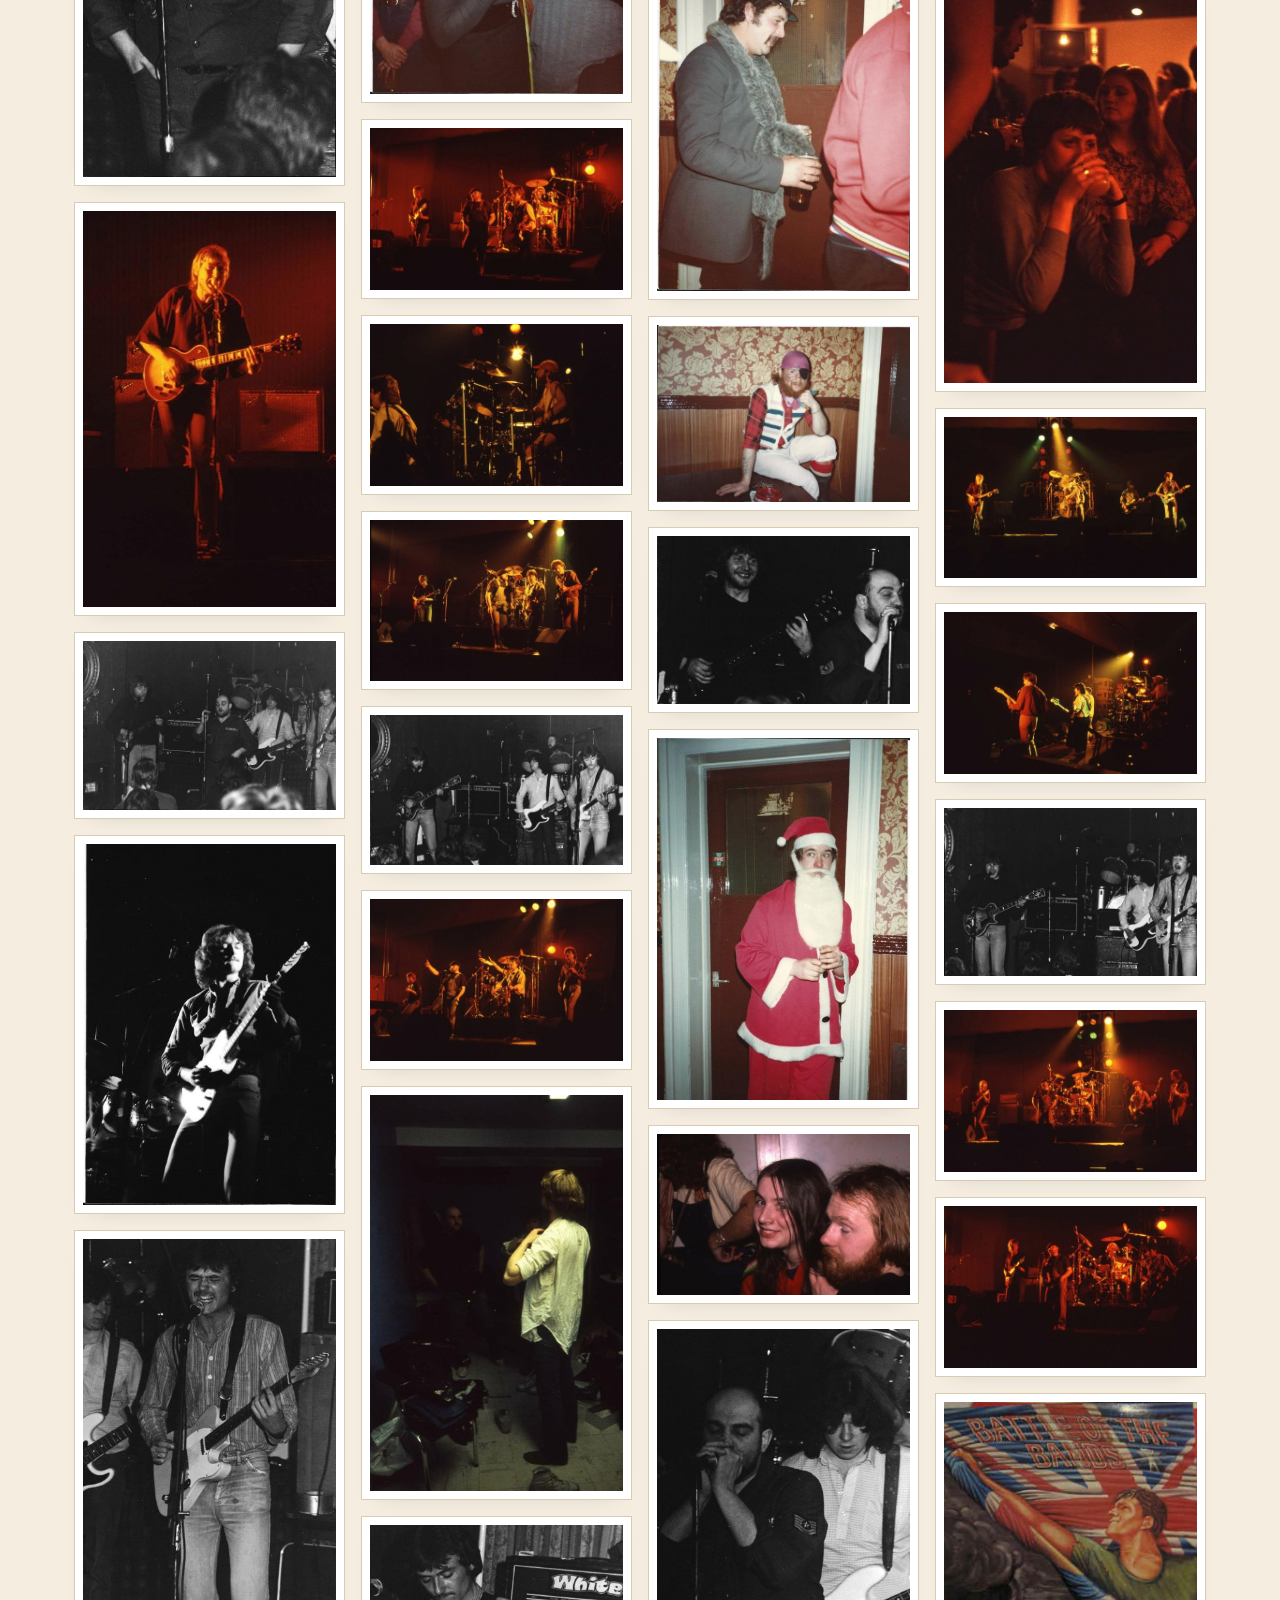
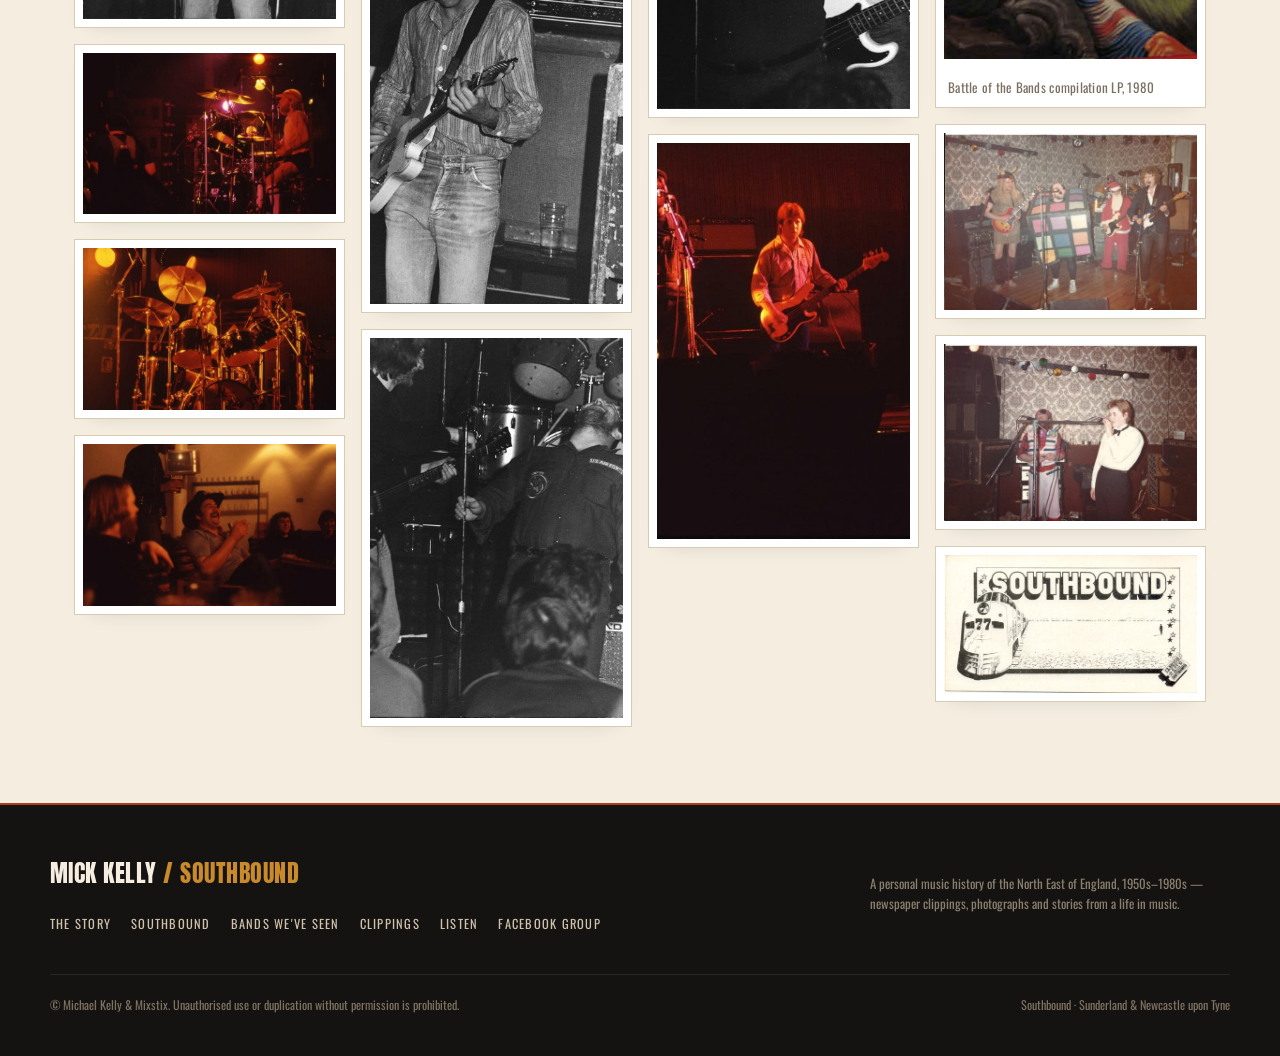
<file: southbound.html>
<!DOCTYPE html>
<html lang="en">
<head>
<meta charset="utf-8">
<meta name="viewport" content="width=device-width, initial-scale=1">
<title>Southbound — The Scrapbook | Mick Kelly</title>
<meta name="description" content="Southbound band archive: live photographs, Melody Maker cuttings, the Bedrock album, train tickets and press from the 1970s and 80s.">
<link rel="preconnect" href="https://fonts.googleapis.com">
<link rel="preconnect" href="https://fonts.gstatic.com" crossorigin>
<link href="https://fonts.googleapis.com/css2?family=Anton&family=Oswald:wght@400;500;600&family=Spectral:ital,wght@0,400;0,500;1,400&display=swap" rel="stylesheet">
<link rel="stylesheet" href="css/style.css">
</head>
<body>
<header class="nav">
  <div class="nav-inner">
    <a class="brand" href="index.html"><span>
      <span class="brand-mark">Mick Kelly <span class="sb">/ Southbound</span></span>
      <span class="brand-sub">A Musical History</span></span></a>
    <button class="nav-toggle" aria-label="Menu"><span></span><span></span><span></span></button>
    <ul class="nav-links">
      <li><a href="index.html">Home</a></li>
      <li><a href="story.html">The Story</a></li>
      <li><a href="southbound.html" class="active">Southbound</a></li>
      <li><a href="bands.html">Bands We've Seen</a></li>
      <li><a href="media.html">Clippings</a></li>
      <li><a href="listen.html">Listen</a></li>
    </ul>
  </div>
</header>
<section class="band band-cream">
  <div class="wrap">
    <p class="eyebrow">The band archive</p>
    <h2 class="section-title">Southbound — The Scrapbook</h2>
    <p class="lead-para gallery-intro">Photographs and paper cuttings of some of the things that Southbound got up to — on stage, in the studio and on the road across the North East. Alan Burke and George Lamb on guitars and vocals, Malcolm Troughton on lead vocals, Dave Giles on bass and Mick Kelly on drums. Click any image to view it full size.</p>
    <div class="masonry">
<figure class="cell plain" data-lb="images/wp-content/uploads/2014/10/scan00031.jpg" data-cap=""><img loading="lazy" src="thumbs/wp-content/uploads/2014/10/scan00031.jpg" alt="Southbound archive photograph"></figure>
<figure class="cell" data-lb="images/wp-content/uploads/2014/10/melody-maker-contestscan0009.jpg" data-cap="Melody Maker Pop/Rock contest"><img loading="lazy" src="thumbs/wp-content/uploads/2014/10/melody-maker-contestscan0009.jpg" alt="Melody Maker Pop/Rock contest"><div class="gcap">Melody Maker Pop/Rock contest</div></figure>
<figure class="cell" data-lb="images/wp-content/uploads/2014/10/news-paperscan0005.jpg" data-cap="Newspaper cutting"><img loading="lazy" src="thumbs/wp-content/uploads/2014/10/news-paperscan0005.jpg" alt="Newspaper cutting"><div class="gcap">Newspaper cutting</div></figure>
<figure class="cell" data-lb="images/wp-content/uploads/2014/10/cuttingsscan00101.jpg" data-cap="Press cuttings"><img loading="lazy" src="thumbs/wp-content/uploads/2014/10/cuttingsscan00101.jpg" alt="Press cuttings"><div class="gcap">Press cuttings</div></figure>
<figure class="cell plain" data-lb="images/wp-content/uploads/2014/10/scan0001.jpg" data-cap=""><img loading="lazy" src="thumbs/wp-content/uploads/2014/10/scan0001.jpg" alt="Southbound archive photograph"></figure>
<figure class="cell" data-lb="images/wp-content/uploads/2014/10/malcolmscan0011.jpg" data-cap="Malcolm Troughton"><img loading="lazy" src="thumbs/wp-content/uploads/2014/10/malcolmscan0011.jpg" alt="Malcolm Troughton"><div class="gcap">Malcolm Troughton</div></figure>
<figure class="cell" data-lb="images/wp-content/uploads/2014/10/cuttings-2-scan0012.jpg" data-cap="Press cuttings"><img loading="lazy" src="thumbs/wp-content/uploads/2014/10/cuttings-2-scan0012.jpg" alt="Press cuttings"><div class="gcap">Press cuttings</div></figure>
<figure class="cell" data-lb="images/wp-content/uploads/2014/10/train-ticketscan0006.jpg" data-cap="Train ticket — on the road"><img loading="lazy" src="thumbs/wp-content/uploads/2014/10/train-ticketscan0006.jpg" alt="Train ticket — on the road"><div class="gcap">Train ticket — on the road</div></figure>
<figure class="cell" data-lb="images/wp-content/uploads/2013/01/bedrock-album.jpg" data-cap="Bedrock Festival — “All Together” album, 1977"><img loading="lazy" src="thumbs/wp-content/uploads/2013/01/bedrock-album.jpg" alt="Bedrock Festival — “All Together” album, 1977"><div class="gcap">Bedrock Festival — “All Together” album, 1977</div></figure>
<figure class="cell plain" data-lb="images/wp-content/uploads/2014/10/southboundscan0005.jpg" data-cap=""><img loading="lazy" src="thumbs/wp-content/uploads/2014/10/southboundscan0005.jpg" alt="Southbound archive photograph"></figure>
<figure class="cell plain" data-lb="images/wp-content/uploads/2013/01/35518_3296023520066_362083093_n.jpg" data-cap=""><img loading="lazy" src="thumbs/wp-content/uploads/2013/01/35518_3296023520066_362083093_n.jpg" alt="Southbound archive photograph"></figure>
<figure class="cell plain" data-lb="images/wp-content/uploads/2014/10/southboundscan0007.jpg" data-cap=""><img loading="lazy" src="thumbs/wp-content/uploads/2014/10/southboundscan0007.jpg" alt="Southbound archive photograph"></figure>
<figure class="cell plain" data-lb="images/wp-content/uploads/2013/01/35920_3296002759547_1252173522_32848351_540295443_n-1.jpg" data-cap=""><img loading="lazy" src="thumbs/wp-content/uploads/2013/01/35920_3296002759547_1252173522_32848351_540295443_n-1.jpg" alt="Southbound archive photograph"></figure>
<figure class="cell plain" data-lb="images/wp-content/uploads/2013/01/35920_3296036200383_1252173522_32848407_1817262983_n.jpg" data-cap=""><img loading="lazy" src="thumbs/wp-content/uploads/2013/01/35920_3296036200383_1252173522_32848407_1817262983_n.jpg" alt="Southbound archive photograph"></figure>
<figure class="cell plain" data-lb="images/wp-content/uploads/2013/01/75206_3296001199508_1454838128_n.jpg" data-cap=""><img loading="lazy" src="thumbs/wp-content/uploads/2013/01/75206_3296001199508_1454838128_n.jpg" alt="Southbound archive photograph"></figure>
<figure class="cell plain" data-lb="images/wp-content/uploads/2013/01/148935_3296095641869_1026890016_n.jpg" data-cap=""><img loading="lazy" src="thumbs/wp-content/uploads/2013/01/148935_3296095641869_1026890016_n.jpg" alt="Southbound archive photograph"></figure>
<figure class="cell plain" data-lb="images/wp-content/uploads/2013/01/149383_3296004639594_1252173522_32848356_154723409_n.jpg" data-cap=""><img loading="lazy" src="thumbs/wp-content/uploads/2013/01/149383_3296004639594_1252173522_32848356_154723409_n.jpg" alt="Southbound archive photograph"></figure>
<figure class="cell plain" data-lb="images/wp-content/uploads/2013/01/149433_3296032960302_1252173522_32848399_2080437929_n.jpg" data-cap=""><img loading="lazy" src="thumbs/wp-content/uploads/2013/01/149433_3296032960302_1252173522_32848399_2080437929_n.jpg" alt="Southbound archive photograph"></figure>
<figure class="cell plain" data-lb="images/wp-content/uploads/2013/01/179572_3296036680395_1252173522_32848408_1152535187_n.jpg" data-cap=""><img loading="lazy" src="thumbs/wp-content/uploads/2013/01/179572_3296036680395_1252173522_32848408_1152535187_n.jpg" alt="Southbound archive photograph"></figure>
<figure class="cell plain" data-lb="images/wp-content/uploads/2013/01/301892_3296017719921_1252173522_32848366_1197592588_n.jpg" data-cap=""><img loading="lazy" src="thumbs/wp-content/uploads/2013/01/301892_3296017719921_1252173522_32848366_1197592588_n.jpg" alt="Southbound archive photograph"></figure>
<figure class="cell plain" data-lb="images/wp-content/uploads/2013/01/303425_3295987159157_1158182521_n.jpg" data-cap=""><img loading="lazy" src="thumbs/wp-content/uploads/2013/01/303425_3295987159157_1158182521_n.jpg" alt="Southbound archive photograph"></figure>
<figure class="cell plain" data-lb="images/wp-content/uploads/2013/01/305696_3296002119531_1252173522_32848350_1904366252_n.jpg" data-cap=""><img loading="lazy" src="thumbs/wp-content/uploads/2013/01/305696_3296002119531_1252173522_32848350_1904366252_n.jpg" alt="Southbound archive photograph"></figure>
<figure class="cell plain" data-lb="images/wp-content/uploads/2013/01/385732_3296033840324_1252173522_32848402_295297451_n.jpg" data-cap=""><img loading="lazy" src="thumbs/wp-content/uploads/2013/01/385732_3296033840324_1252173522_32848402_295297451_n.jpg" alt="Southbound archive photograph"></figure>
<figure class="cell plain" data-lb="images/wp-content/uploads/2013/01/389321_3296023960077_1886266259_n.jpg" data-cap=""><img loading="lazy" src="thumbs/wp-content/uploads/2013/01/389321_3296023960077_1886266259_n.jpg" alt="Southbound archive photograph"></figure>
<figure class="cell plain" data-lb="images/wp-content/uploads/2013/01/389627_3295999799473_870570004_n.jpg" data-cap=""><img loading="lazy" src="thumbs/wp-content/uploads/2013/01/389627_3295999799473_870570004_n.jpg" alt="Southbound archive photograph"></figure>
<figure class="cell plain" data-lb="images/wp-content/uploads/2013/01/392423_3295983479065_1382058509_n.jpg" data-cap=""><img loading="lazy" src="thumbs/wp-content/uploads/2013/01/392423_3295983479065_1382058509_n.jpg" alt="Southbound archive photograph"></figure>
<figure class="cell plain" data-lb="images/wp-content/uploads/2013/01/398363_3296021160007_1657112298_n.jpg" data-cap=""><img loading="lazy" src="thumbs/wp-content/uploads/2013/01/398363_3296021160007_1657112298_n.jpg" alt="Southbound archive photograph"></figure>
<figure class="cell plain" data-lb="images/wp-content/uploads/2013/01/398785_3296032400288_1238879548_n-1.jpg" data-cap=""><img loading="lazy" src="thumbs/wp-content/uploads/2013/01/398785_3296032400288_1238879548_n-1.jpg" alt="Southbound archive photograph"></figure>
<figure class="cell plain" data-lb="images/wp-content/uploads/2013/01/403475_3296024840099_1252173522_32848379_1585067086_n.jpg" data-cap=""><img loading="lazy" src="thumbs/wp-content/uploads/2013/01/403475_3296024840099_1252173522_32848379_1585067086_n.jpg" alt="Southbound archive photograph"></figure>
<figure class="cell plain" data-lb="images/wp-content/uploads/2013/01/485675_3295999439464_645891368_n.jpg" data-cap=""><img loading="lazy" src="thumbs/wp-content/uploads/2013/01/485675_3295999439464_645891368_n.jpg" alt="Southbound archive photograph"></figure>
<figure class="cell plain" data-lb="images/wp-content/uploads/2013/01/485700_3296006079630_514330542_n.jpg" data-cap=""><img loading="lazy" src="thumbs/wp-content/uploads/2013/01/485700_3296006079630_514330542_n.jpg" alt="Southbound archive photograph"></figure>
<figure class="cell plain" data-lb="images/wp-content/uploads/2013/01/521402_3296022480040_1252173522_32848374_1896859051_n.jpg" data-cap=""><img loading="lazy" src="thumbs/wp-content/uploads/2013/01/521402_3296022480040_1252173522_32848374_1896859051_n.jpg" alt="Southbound archive photograph"></figure>
<figure class="cell plain" data-lb="images/wp-content/uploads/2013/01/521486_3296037840424_2117070638_n.jpg" data-cap=""><img loading="lazy" src="thumbs/wp-content/uploads/2013/01/521486_3296037840424_2117070638_n.jpg" alt="Southbound archive photograph"></figure>
<figure class="cell plain" data-lb="images/wp-content/uploads/2013/01/525552_3296019359962_1252173522_32848367_1943997697_n.jpg" data-cap=""><img loading="lazy" src="thumbs/wp-content/uploads/2013/01/525552_3296019359962_1252173522_32848367_1943997697_n.jpg" alt="Southbound archive photograph"></figure>
<figure class="cell plain" data-lb="images/wp-content/uploads/2013/01/525567_3295987719171_390397627_n.jpg" data-cap=""><img loading="lazy" src="thumbs/wp-content/uploads/2013/01/525567_3295987719171_390397627_n.jpg" alt="Southbound archive photograph"></figure>
<figure class="cell plain" data-lb="images/wp-content/uploads/2013/01/527756_3296034760347_1252173522_32848404_505819566_n.jpg" data-cap=""><img loading="lazy" src="thumbs/wp-content/uploads/2013/01/527756_3296034760347_1252173522_32848404_505819566_n.jpg" alt="Southbound archive photograph"></figure>
<figure class="cell plain" data-lb="images/wp-content/uploads/2013/01/528613_3296033400313_1642030912_n.jpg" data-cap=""><img loading="lazy" src="thumbs/wp-content/uploads/2013/01/528613_3296033400313_1642030912_n.jpg" alt="Southbound archive photograph"></figure>
<figure class="cell plain" data-lb="images/wp-content/uploads/2013/01/528686_3262251875796_1328275441_n.jpg" data-cap=""><img loading="lazy" src="thumbs/wp-content/uploads/2013/01/528686_3262251875796_1328275441_n.jpg" alt="Southbound archive photograph"></figure>
<figure class="cell plain" data-lb="images/wp-content/uploads/2013/01/529800_3296000399488_621141553_n.jpg" data-cap=""><img loading="lazy" src="thumbs/wp-content/uploads/2013/01/529800_3296000399488_621141553_n.jpg" alt="Southbound archive photograph"></figure>
<figure class="cell plain" data-lb="images/wp-content/uploads/2013/01/529821_3296026040129_1252173522_32848383_1996640915_n.jpg" data-cap=""><img loading="lazy" src="thumbs/wp-content/uploads/2013/01/529821_3296026040129_1252173522_32848383_1996640915_n.jpg" alt="Southbound archive photograph"></figure>
<figure class="cell plain" data-lb="images/wp-content/uploads/2013/01/530352_3296027080155_1252173522_32848386_1686895879_n.jpg" data-cap=""><img loading="lazy" src="thumbs/wp-content/uploads/2013/01/530352_3296027080155_1252173522_32848386_1686895879_n.jpg" alt="Southbound archive photograph"></figure>
<figure class="cell plain" data-lb="images/wp-content/uploads/2013/01/533354_3296004359587_1252173522_32848355_13881309_n.jpg" data-cap=""><img loading="lazy" src="thumbs/wp-content/uploads/2013/01/533354_3296004359587_1252173522_32848355_13881309_n.jpg" alt="Southbound archive photograph"></figure>
<figure class="cell plain" data-lb="images/wp-content/uploads/2013/01/535208_3296005719621_1857451230_n.jpg" data-cap=""><img loading="lazy" src="thumbs/wp-content/uploads/2013/01/535208_3296005719621_1857451230_n.jpg" alt="Southbound archive photograph"></figure>
<figure class="cell plain" data-lb="images/wp-content/uploads/2013/01/535873_3296023120056_1252173522_32848375_1625527994_n.jpg" data-cap=""><img loading="lazy" src="thumbs/wp-content/uploads/2013/01/535873_3296023120056_1252173522_32848375_1625527994_n.jpg" alt="Southbound archive photograph"></figure>
<figure class="cell plain" data-lb="images/wp-content/uploads/2013/01/536630_3296029040204_1252173522_32848391_1907951428_n.jpg" data-cap=""><img loading="lazy" src="thumbs/wp-content/uploads/2013/01/536630_3296029040204_1252173522_32848391_1907951428_n.jpg" alt="Southbound archive photograph"></figure>
<figure class="cell plain" data-lb="images/wp-content/uploads/2013/01/536746_3296027280160_1597647483_n.jpg" data-cap=""><img loading="lazy" src="thumbs/wp-content/uploads/2013/01/536746_3296027280160_1597647483_n.jpg" alt="Southbound archive photograph"></figure>
<figure class="cell plain" data-lb="images/wp-content/uploads/2013/01/536753_3296096041879_1252173522_32848421_1149987280_n.jpg" data-cap=""><img loading="lazy" src="thumbs/wp-content/uploads/2013/01/536753_3296096041879_1252173522_32848421_1149987280_n.jpg" alt="Southbound archive photograph"></figure>
<figure class="cell plain" data-lb="images/wp-content/uploads/2013/01/536754_3295988999203_522863303_n.jpg" data-cap=""><img loading="lazy" src="thumbs/wp-content/uploads/2013/01/536754_3295988999203_522863303_n.jpg" alt="Southbound archive photograph"></figure>
<figure class="cell plain" data-lb="images/wp-content/uploads/2013/01/536840_3296005159607_1252173522_32848358_536770770_n.jpg" data-cap=""><img loading="lazy" src="thumbs/wp-content/uploads/2013/01/536840_3296005159607_1252173522_32848358_536770770_n.jpg" alt="Southbound archive photograph"></figure>
<figure class="cell plain" data-lb="images/wp-content/uploads/2013/01/540469_3296035560367_1252173522_32848406_1654856926_n.jpg" data-cap=""><img loading="lazy" src="thumbs/wp-content/uploads/2013/01/540469_3296035560367_1252173522_32848406_1654856926_n.jpg" alt="Southbound archive photograph"></figure>
<figure class="cell plain" data-lb="images/wp-content/uploads/2013/01/541076_3295985919126_1252173522_32848329_1186317664_n.jpg" data-cap=""><img loading="lazy" src="thumbs/wp-content/uploads/2013/01/541076_3295985919126_1252173522_32848329_1186317664_n.jpg" alt="Southbound archive photograph"></figure>
<figure class="cell plain" data-lb="images/wp-content/uploads/2013/01/542104_3295986559142_345659130_n.jpg" data-cap=""><img loading="lazy" src="thumbs/wp-content/uploads/2013/01/542104_3295986559142_345659130_n.jpg" alt="Southbound archive photograph"></figure>
<figure class="cell plain" data-lb="images/wp-content/uploads/2013/01/542155_3296031160257_1252173522_32848394_1960487818_n.jpg" data-cap=""><img loading="lazy" src="thumbs/wp-content/uploads/2013/01/542155_3296031160257_1252173522_32848394_1960487818_n.jpg" alt="Southbound archive photograph"></figure>
<figure class="cell plain" data-lb="images/wp-content/uploads/2013/01/542302_3295988799198_1252173522_32848337_830438676_n-1.jpg" data-cap=""><img loading="lazy" src="thumbs/wp-content/uploads/2013/01/542302_3295988799198_1252173522_32848337_830438676_n-1.jpg" alt="Southbound archive photograph"></figure>
<figure class="cell plain" data-lb="images/wp-content/uploads/2013/01/542302_3295988799198_1252173522_32848337_830438676_n.jpg" data-cap=""><img loading="lazy" src="thumbs/wp-content/uploads/2013/01/542302_3295988799198_1252173522_32848337_830438676_n.jpg" alt="Southbound archive photograph"></figure>
<figure class="cell plain" data-lb="images/wp-content/uploads/2013/01/544186_3295985679120_1252173522_32848328_1450366966_n.jpg" data-cap=""><img loading="lazy" src="thumbs/wp-content/uploads/2013/01/544186_3295985679120_1252173522_32848328_1450366966_n.jpg" alt="Southbound archive photograph"></figure>
<figure class="cell plain" data-lb="images/wp-content/uploads/2013/01/546740_3296002039529_1252173522_32848349_482325321_n.jpg" data-cap=""><img loading="lazy" src="thumbs/wp-content/uploads/2013/01/546740_3296002039529_1252173522_32848349_482325321_n.jpg" alt="Southbound archive photograph"></figure>
<figure class="cell plain" data-lb="images/wp-content/uploads/2013/01/547473_3295986279135_1252173522_32848330_756866_n.jpg" data-cap=""><img loading="lazy" src="thumbs/wp-content/uploads/2013/01/547473_3295986279135_1252173522_32848330_756866_n.jpg" alt="Southbound archive photograph"></figure>
<figure class="cell plain" data-lb="images/wp-content/uploads/2013/01/551046_3296019999978_1817702071_n.jpg" data-cap=""><img loading="lazy" src="thumbs/wp-content/uploads/2013/01/551046_3296019999978_1817702071_n.jpg" alt="Southbound archive photograph"></figure>
<figure class="cell plain" data-lb="images/wp-content/uploads/2013/01/551136_3296003239559_1372450345_n.jpg" data-cap=""><img loading="lazy" src="thumbs/wp-content/uploads/2013/01/551136_3296003239559_1372450345_n.jpg" alt="Southbound archive photograph"></figure>
<figure class="cell plain" data-lb="images/wp-content/uploads/2013/01/551160_3296020439989_945475265_n.jpg" data-cap=""><img loading="lazy" src="thumbs/wp-content/uploads/2013/01/551160_3296020439989_945475265_n.jpg" alt="Southbound archive photograph"></figure>
<figure class="cell plain" data-lb="images/wp-content/uploads/2013/01/553554_3296001719521_1252173522_32848348_1141325156_n.jpg" data-cap=""><img loading="lazy" src="thumbs/wp-content/uploads/2013/01/553554_3296001719521_1252173522_32848348_1141325156_n.jpg" alt="Southbound archive photograph"></figure>
<figure class="cell plain" data-lb="images/wp-content/uploads/2013/01/554596_3296035280360_1252173522_32848405_628034837_n.jpg" data-cap=""><img loading="lazy" src="thumbs/wp-content/uploads/2013/01/554596_3296035280360_1252173522_32848405_628034837_n.jpg" alt="Southbound archive photograph"></figure>
<figure class="cell plain" data-lb="images/wp-content/uploads/2013/01/556278_3296003479565_1252173522_32848353_1668821913_n.jpg" data-cap=""><img loading="lazy" src="thumbs/wp-content/uploads/2013/01/556278_3296003479565_1252173522_32848353_1668821913_n.jpg" alt="Southbound archive photograph"></figure>
<figure class="cell plain" data-lb="images/wp-content/uploads/2013/01/556804_3296020799998_1252173522_32848371_1352865383_n.jpg" data-cap=""><img loading="lazy" src="thumbs/wp-content/uploads/2013/01/556804_3296020799998_1252173522_32848371_1352865383_n.jpg" alt="Southbound archive photograph"></figure>
<figure class="cell plain" data-lb="images/wp-content/uploads/2013/01/556807_3296037280410_1039587504_n.jpg" data-cap=""><img loading="lazy" src="thumbs/wp-content/uploads/2013/01/556807_3296037280410_1039587504_n.jpg" alt="Southbound archive photograph"></figure>
<figure class="cell plain" data-lb="images/wp-content/uploads/2013/01/556810_3296028920201_1252173522_32848390_271121189_n.jpg" data-cap=""><img loading="lazy" src="thumbs/wp-content/uploads/2013/01/556810_3296028920201_1252173522_32848390_271121189_n.jpg" alt="Southbound archive photograph"></figure>
<figure class="cell plain" data-lb="images/wp-content/uploads/2013/01/556847_3296026960152_1774128656_n.jpg" data-cap=""><img loading="lazy" src="thumbs/wp-content/uploads/2013/01/556847_3296026960152_1774128656_n.jpg" alt="Southbound archive photograph"></figure>
<figure class="cell plain" data-lb="images/wp-content/uploads/2013/01/556893_3296003999578_1252173522_32848354_6241353_n.jpg" data-cap=""><img loading="lazy" src="thumbs/wp-content/uploads/2013/01/556893_3296003999578_1252173522_32848354_6241353_n.jpg" alt="Southbound archive photograph"></figure>
<figure class="cell plain" data-lb="images/wp-content/uploads/2013/01/560425_3295988079180_1252173522_32848335_888164650_n.jpg" data-cap=""><img loading="lazy" src="thumbs/wp-content/uploads/2013/01/560425_3295988079180_1252173522_32848335_888164650_n.jpg" alt="Southbound archive photograph"></figure>
<figure class="cell plain" data-lb="images/wp-content/uploads/2013/01/562128_3296005399613_1252173522_32848359_2025494832_n.jpg" data-cap=""><img loading="lazy" src="thumbs/wp-content/uploads/2013/01/562128_3296005399613_1252173522_32848359_2025494832_n.jpg" alt="Southbound archive photograph"></figure>
<figure class="cell plain" data-lb="images/wp-content/uploads/2013/01/575250_3296000039479_1252173522_32848343_1414963347_n.jpg" data-cap=""><img loading="lazy" src="thumbs/wp-content/uploads/2013/01/575250_3296000039479_1252173522_32848343_1414963347_n.jpg" alt="Southbound archive photograph"></figure>
<figure class="cell plain" data-lb="images/wp-content/uploads/2013/01/576283_3295987559167_869545585_n.jpg" data-cap=""><img loading="lazy" src="thumbs/wp-content/uploads/2013/01/576283_3295987559167_869545585_n.jpg" alt="Southbound archive photograph"></figure>
<figure class="cell plain" data-lb="images/wp-content/uploads/2013/01/576489_3296024440089_1568892322_n.jpg" data-cap=""><img loading="lazy" src="thumbs/wp-content/uploads/2013/01/576489_3296024440089_1568892322_n.jpg" alt="Southbound archive photograph"></figure>
<figure class="cell plain" data-lb="images/wp-content/uploads/2013/01/577157_3296026440139_1252173522_32848384_1388491693_n.jpg" data-cap=""><img loading="lazy" src="thumbs/wp-content/uploads/2013/01/577157_3296026440139_1252173522_32848384_1388491693_n.jpg" alt="Southbound archive photograph"></figure>
<figure class="cell plain" data-lb="images/wp-content/uploads/2013/01/577734_3296031960277_1252173522_32848396_1162693333_n.jpg" data-cap=""><img loading="lazy" src="thumbs/wp-content/uploads/2013/01/577734_3296031960277_1252173522_32848396_1162693333_n.jpg" alt="Southbound archive photograph"></figure>
<figure class="cell plain" data-lb="images/wp-content/uploads/2013/01/579904_3296021560017_427402717_n.jpg" data-cap=""><img loading="lazy" src="thumbs/wp-content/uploads/2013/01/579904_3296021560017_427402717_n.jpg" alt="Southbound archive photograph"></figure>
<figure class="cell plain" data-lb="images/wp-content/uploads/2013/01/581129_3296000799498_1128608925_n.jpg" data-cap=""><img loading="lazy" src="thumbs/wp-content/uploads/2013/01/581129_3296000799498_1128608925_n.jpg" alt="Southbound archive photograph"></figure>
<figure class="cell plain" data-lb="images/wp-content/uploads/2013/01/581146_3296034200333_1252173522_32848403_1705731192_n-1.jpg" data-cap=""><img loading="lazy" src="thumbs/wp-content/uploads/2013/01/581146_3296034200333_1252173522_32848403_1705731192_n-1.jpg" alt="Southbound archive photograph"></figure>
<figure class="cell plain" data-lb="images/wp-content/uploads/2013/01/581708_3296033560317_1252173522_32848401_389442888_n.jpg" data-cap=""><img loading="lazy" src="thumbs/wp-content/uploads/2013/01/581708_3296033560317_1252173522_32848401_389442888_n.jpg" alt="Southbound archive photograph"></figure>
<figure class="cell" data-lb="images/wp-content/uploads/2019/03/r-2651115-1295003749.jpeg.jpg" data-cap="Battle of the Bands compilation LP, 1980"><img loading="lazy" src="thumbs/wp-content/uploads/2019/03/r-2651115-1295003749.jpeg.jpg" alt="Battle of the Bands compilation LP, 1980"><div class="gcap">Battle of the Bands compilation LP, 1980</div></figure>
<figure class="cell plain" data-lb="images/wp-content/uploads/2013/01/582067_3295984199083_1252173522_32848324_1302263065_n.jpg" data-cap=""><img loading="lazy" src="thumbs/wp-content/uploads/2013/01/582067_3295984199083_1252173522_32848324_1302263065_n.jpg" alt="Southbound archive photograph"></figure>
<figure class="cell plain" data-lb="images/wp-content/uploads/2013/01/582348_3295985359112_1132868957_n.jpg" data-cap=""><img loading="lazy" src="thumbs/wp-content/uploads/2013/01/582348_3295985359112_1132868957_n.jpg" alt="Southbound archive photograph"></figure>
<figure class="cell plain" data-lb="images/wp-content/uploads/2013/01/scan0010.jpg" data-cap=""><img loading="lazy" src="thumbs/wp-content/uploads/2013/01/scan0010.jpg" alt="Southbound archive photograph"></figure>
</div>
  </div>
</section>
<footer class="footer">
  <div class="footer-inner">
    <div>
      <span class="brand-mark" style="color:#f4ede0;font-size:1.5rem">Mick Kelly <span style="color:#c98a2b">/ Southbound</span></span>
      <ul class="footer-links">
        <li><a href="story.html">The Story</a></li>
        <li><a href="southbound.html">Southbound</a></li>
        <li><a href="bands.html">Bands We've Seen</a></li>
        <li><a href="media.html">Clippings</a></li>
        <li><a href="listen.html">Listen</a></li>
        <li><a href="https://www.facebook.com/groups/143539109082656/" target="_blank" rel="noopener">Facebook Group</a></li>
      </ul>
    </div>
    <p class="small">A personal music history of the North East of England, 1950s&ndash;1980s &mdash; newspaper clippings, photographs and stories from a life in music.</p>
  </div>
  <div class="footer-bottom">
    <span>&copy; Michael Kelly &amp; Mixstix. Unauthorised use or duplication without permission is prohibited.</span>
    <span>Southbound &middot; Sunderland &amp; Newcastle upon Tyne</span>
  </div>
</footer>
<script src="js/main.js"></script>
</body>
</html>
</file>
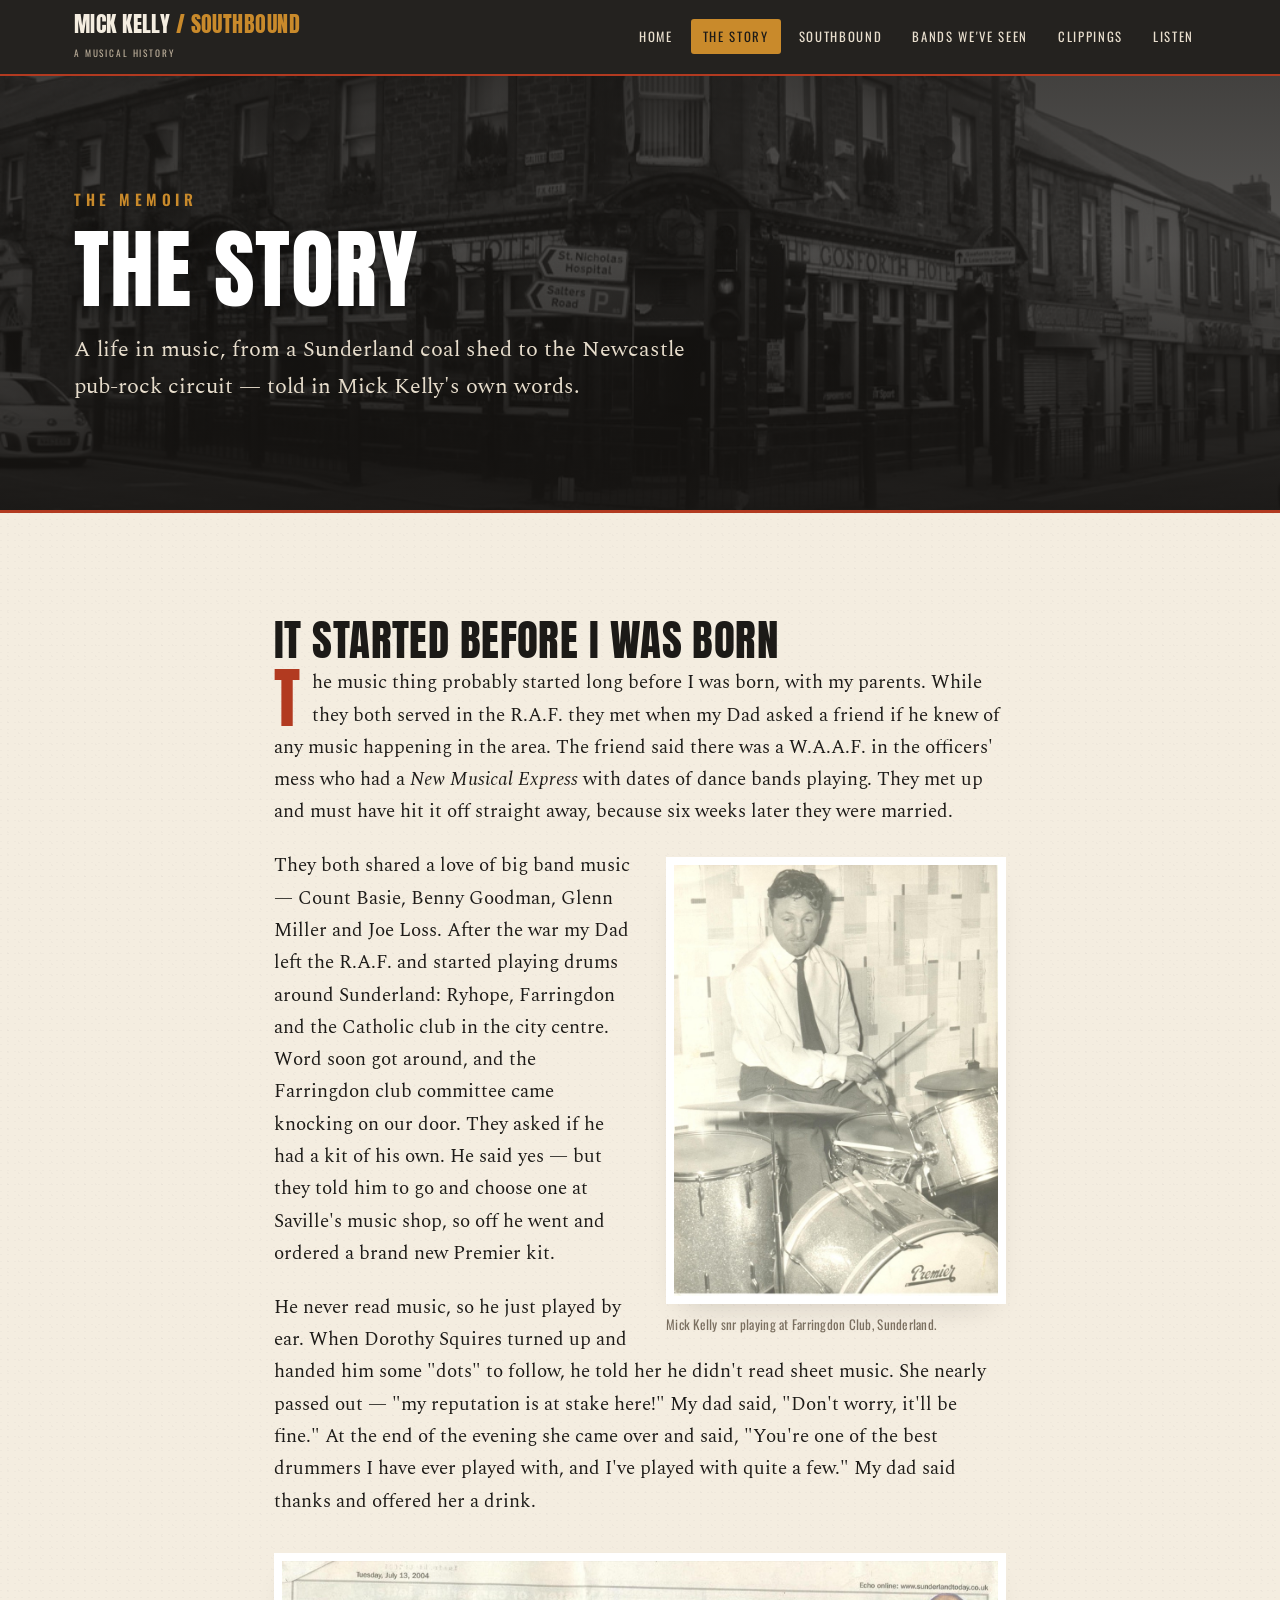
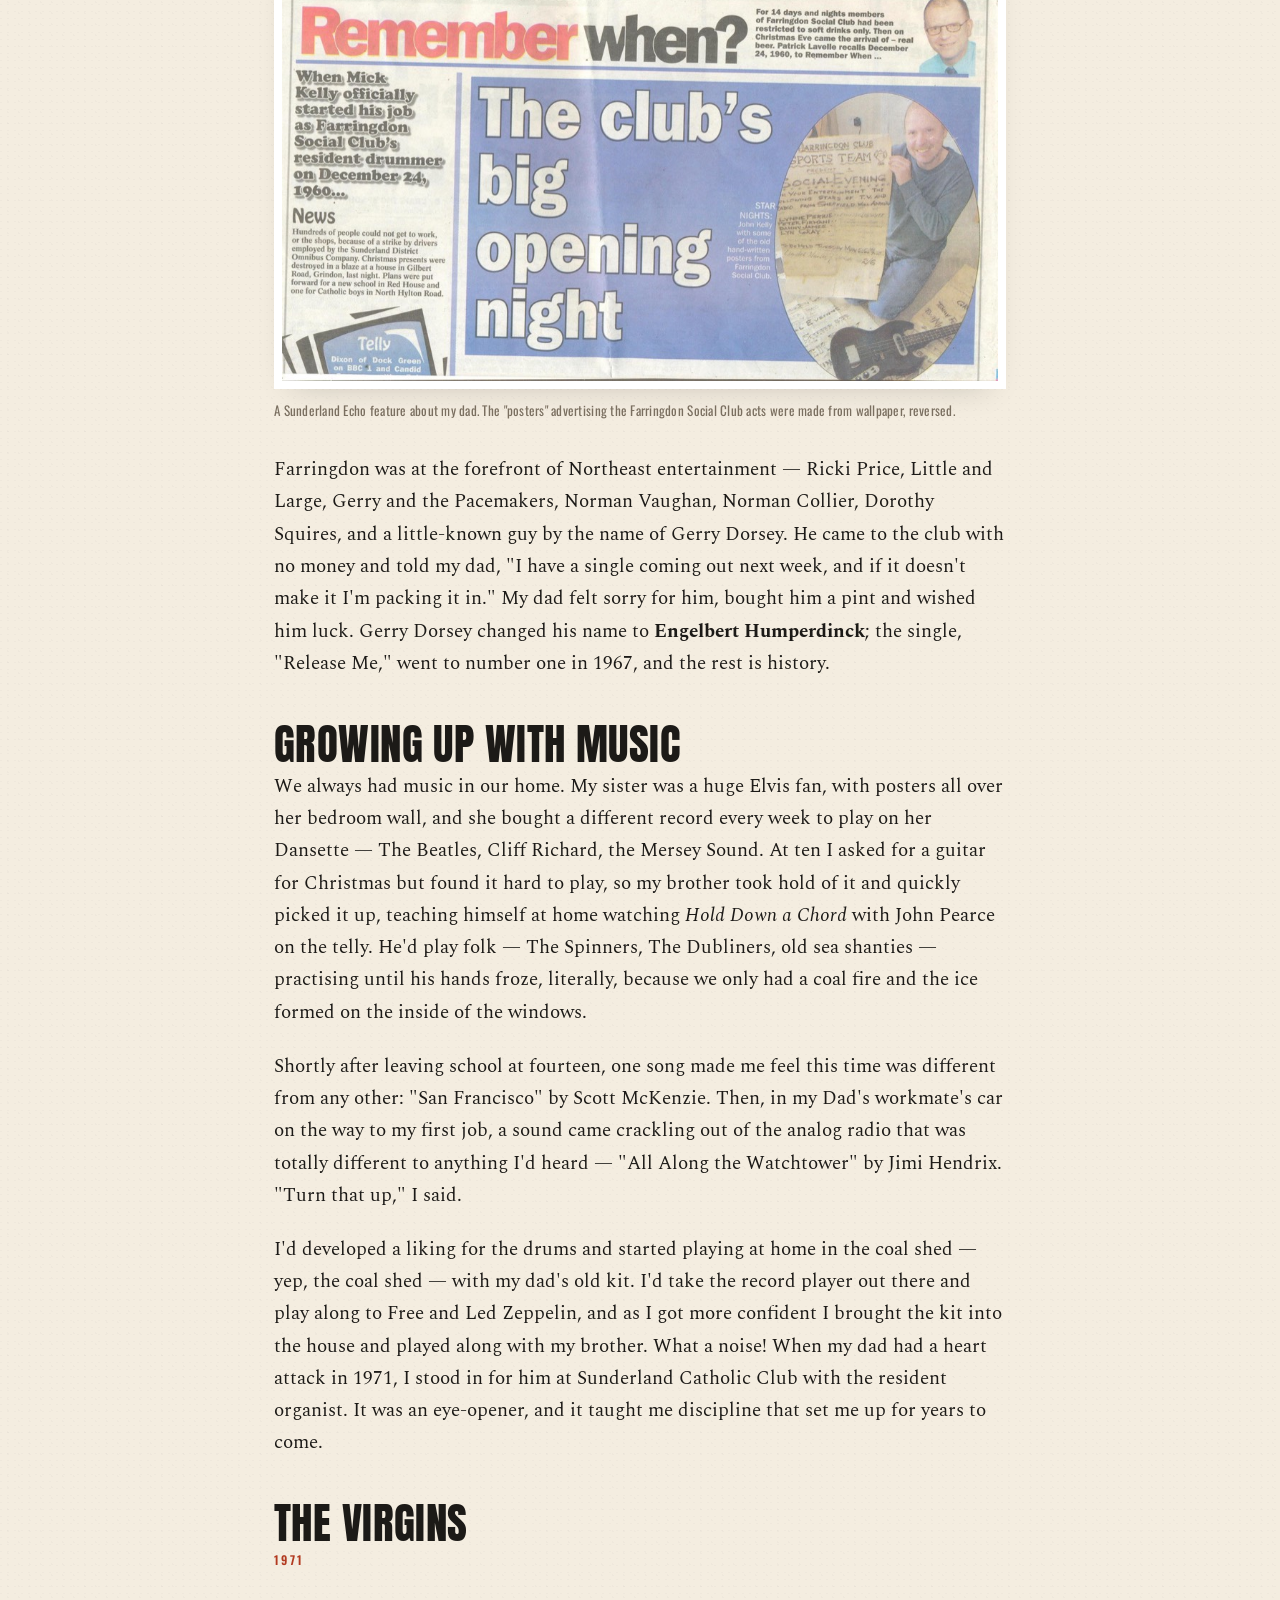
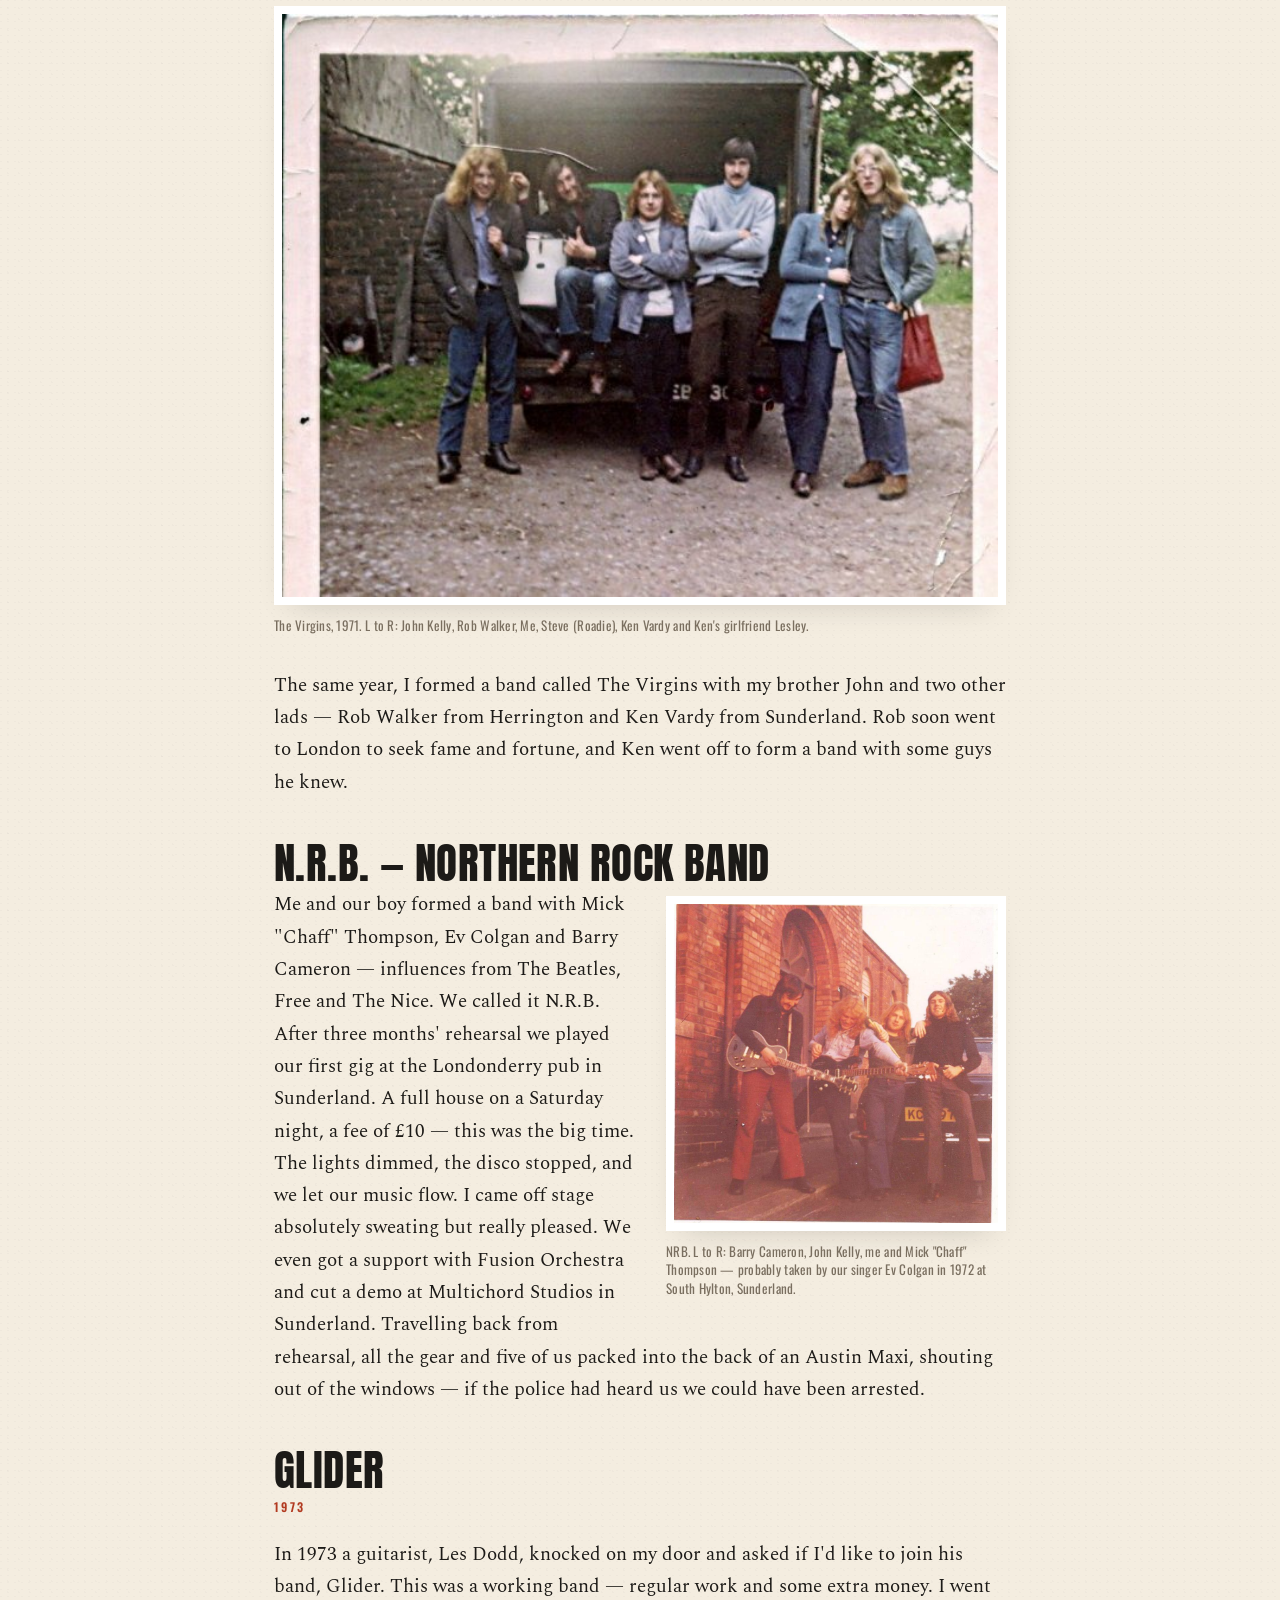
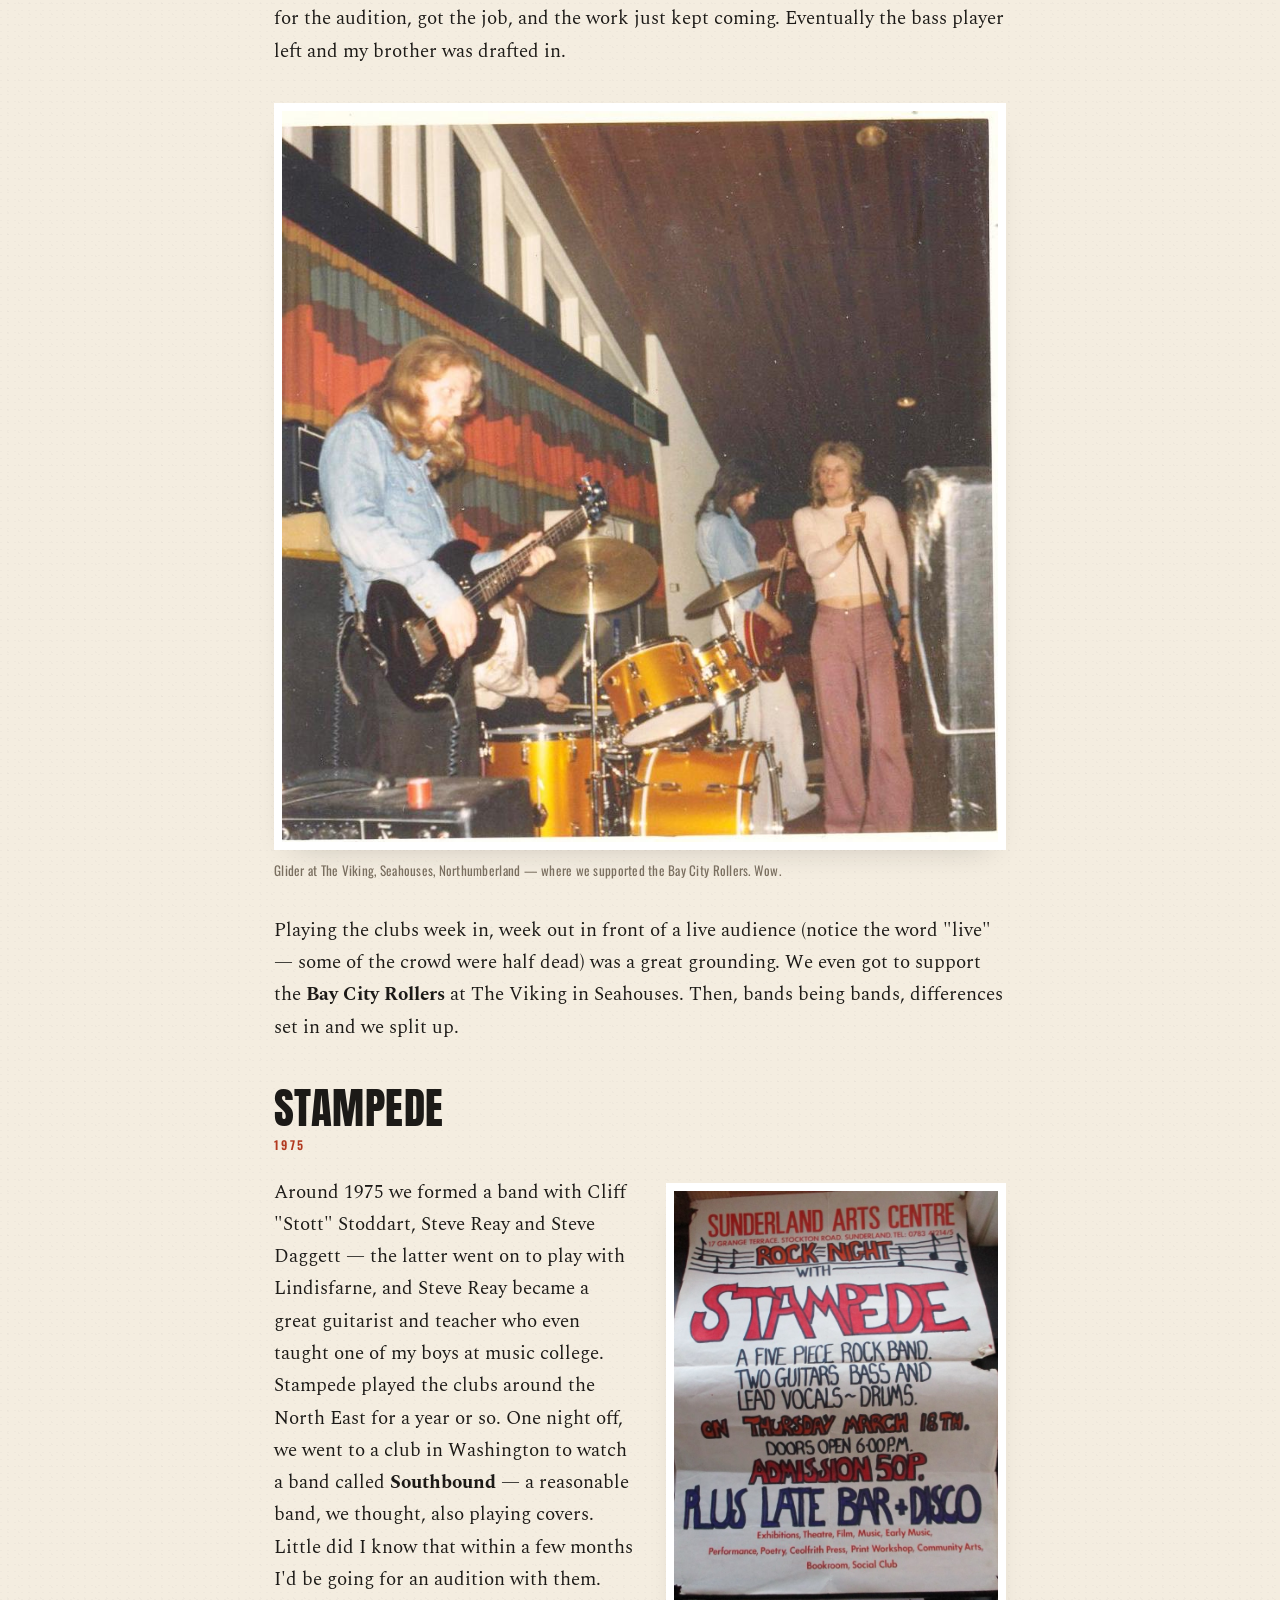
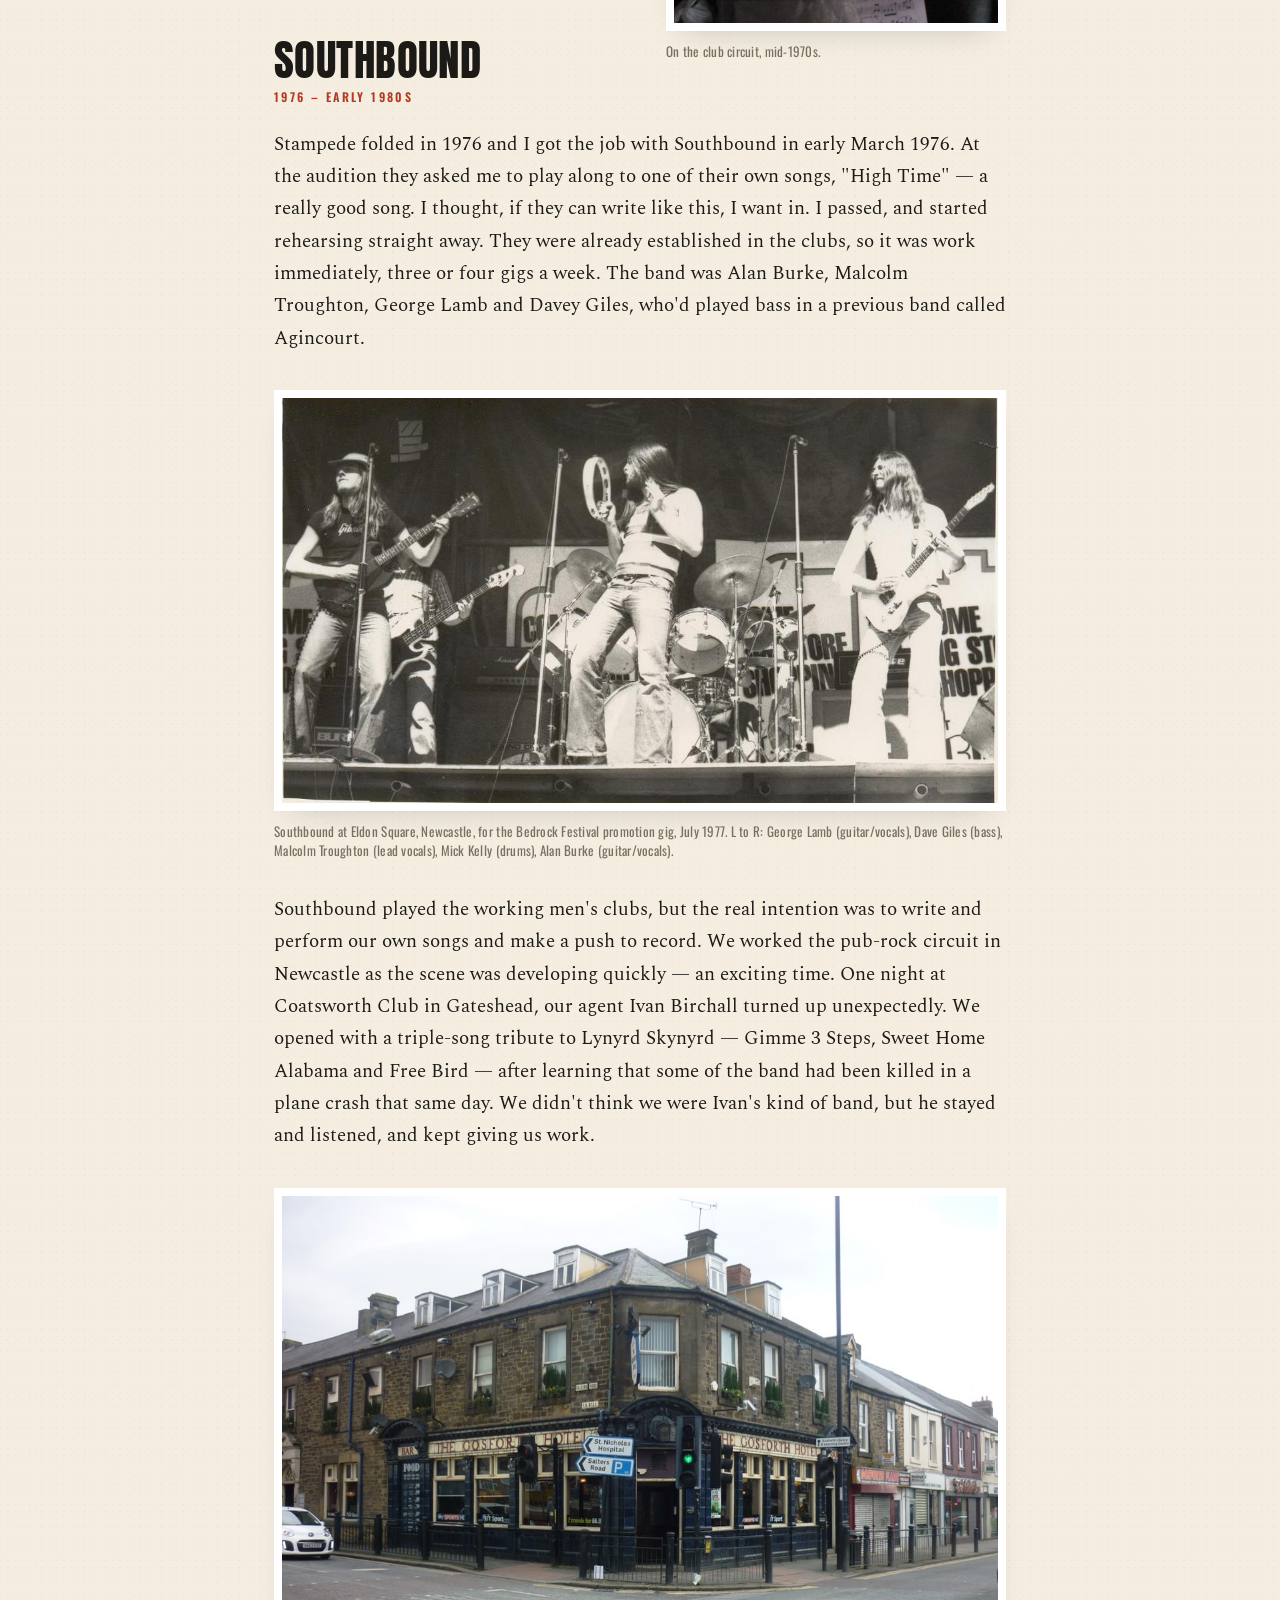
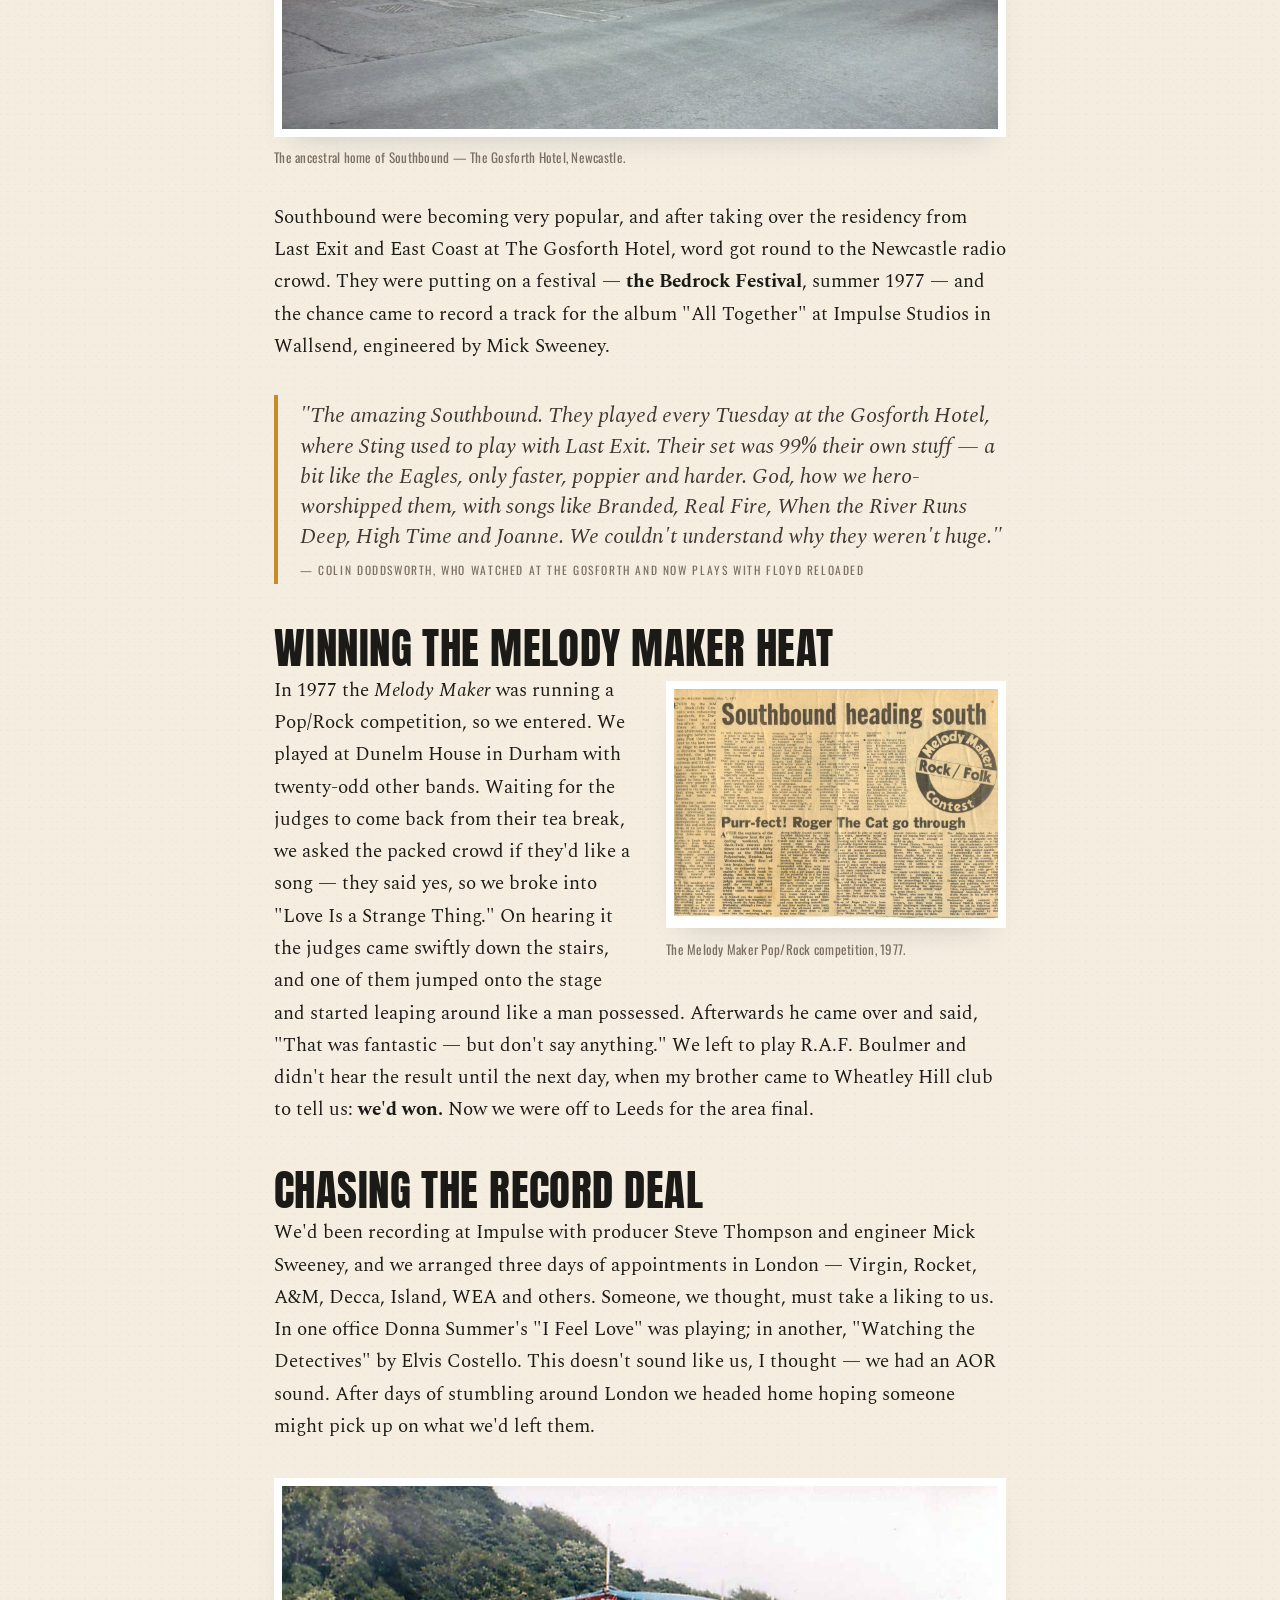
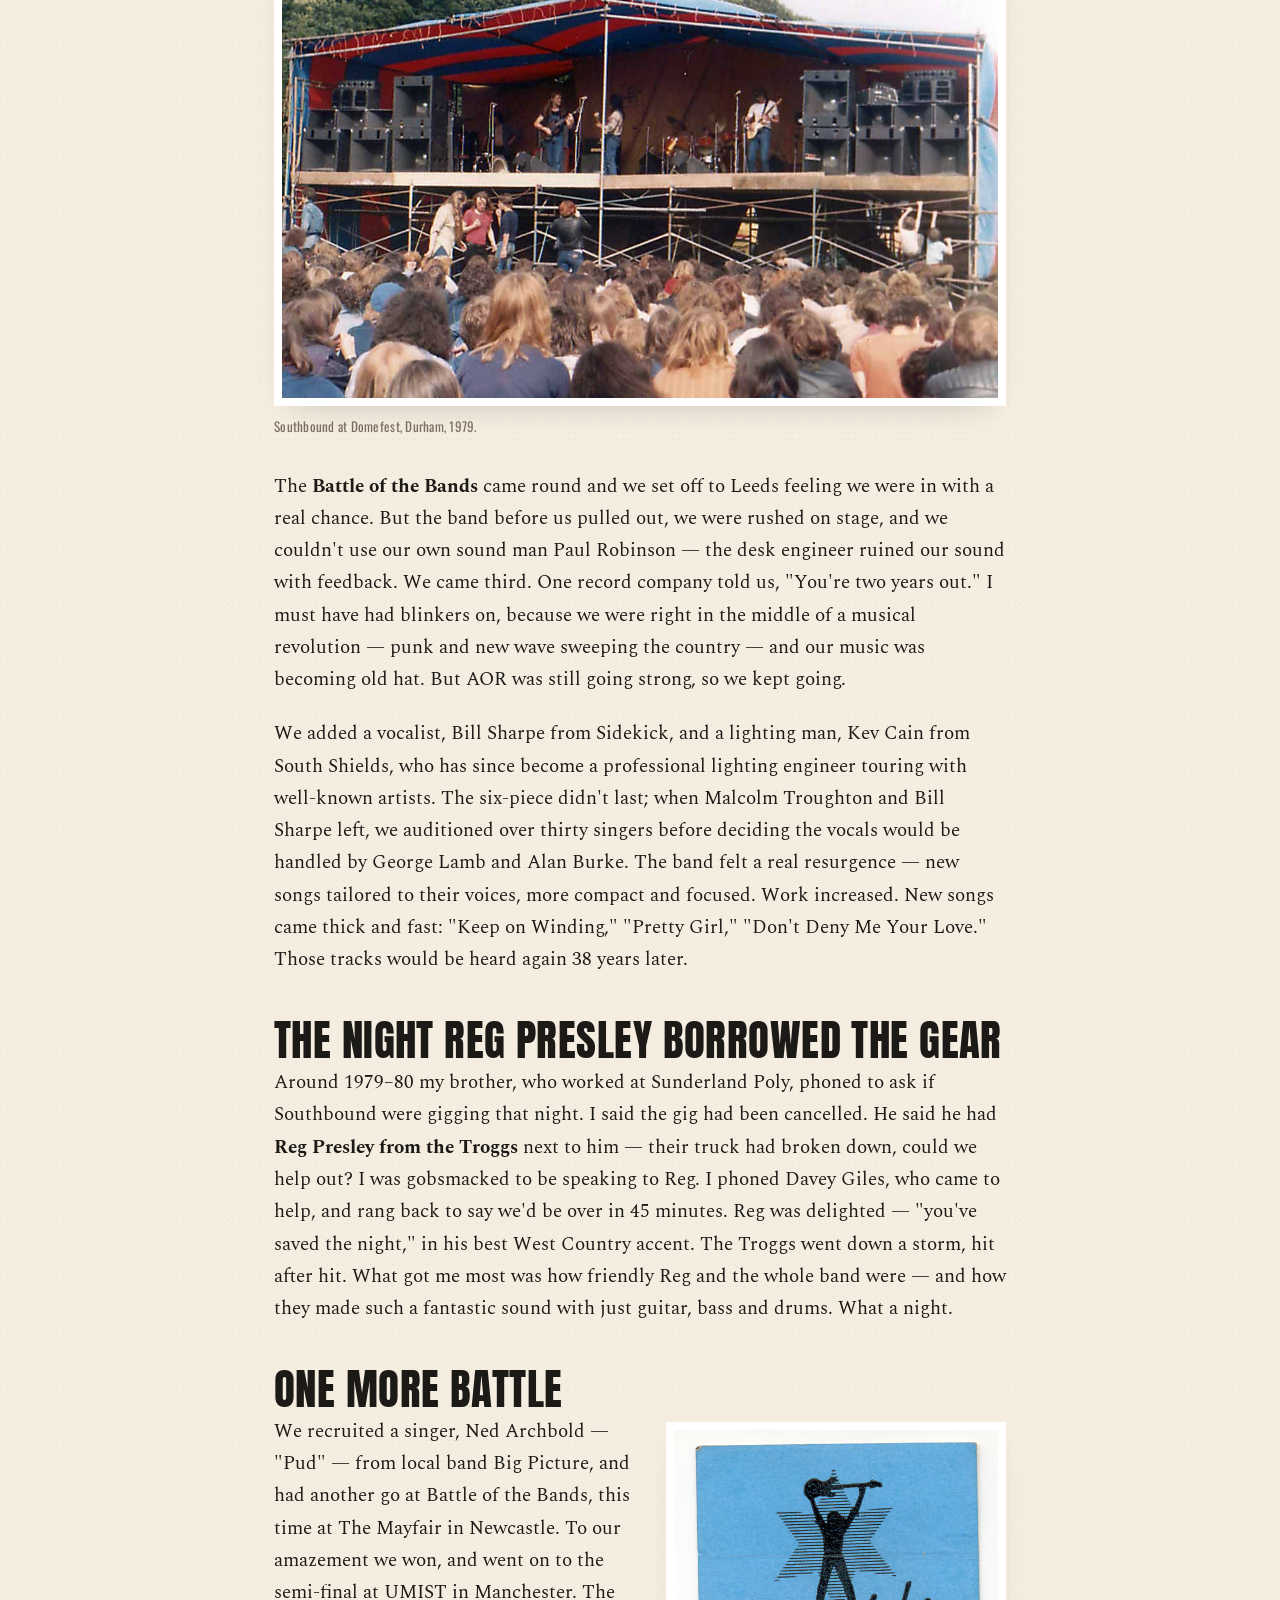
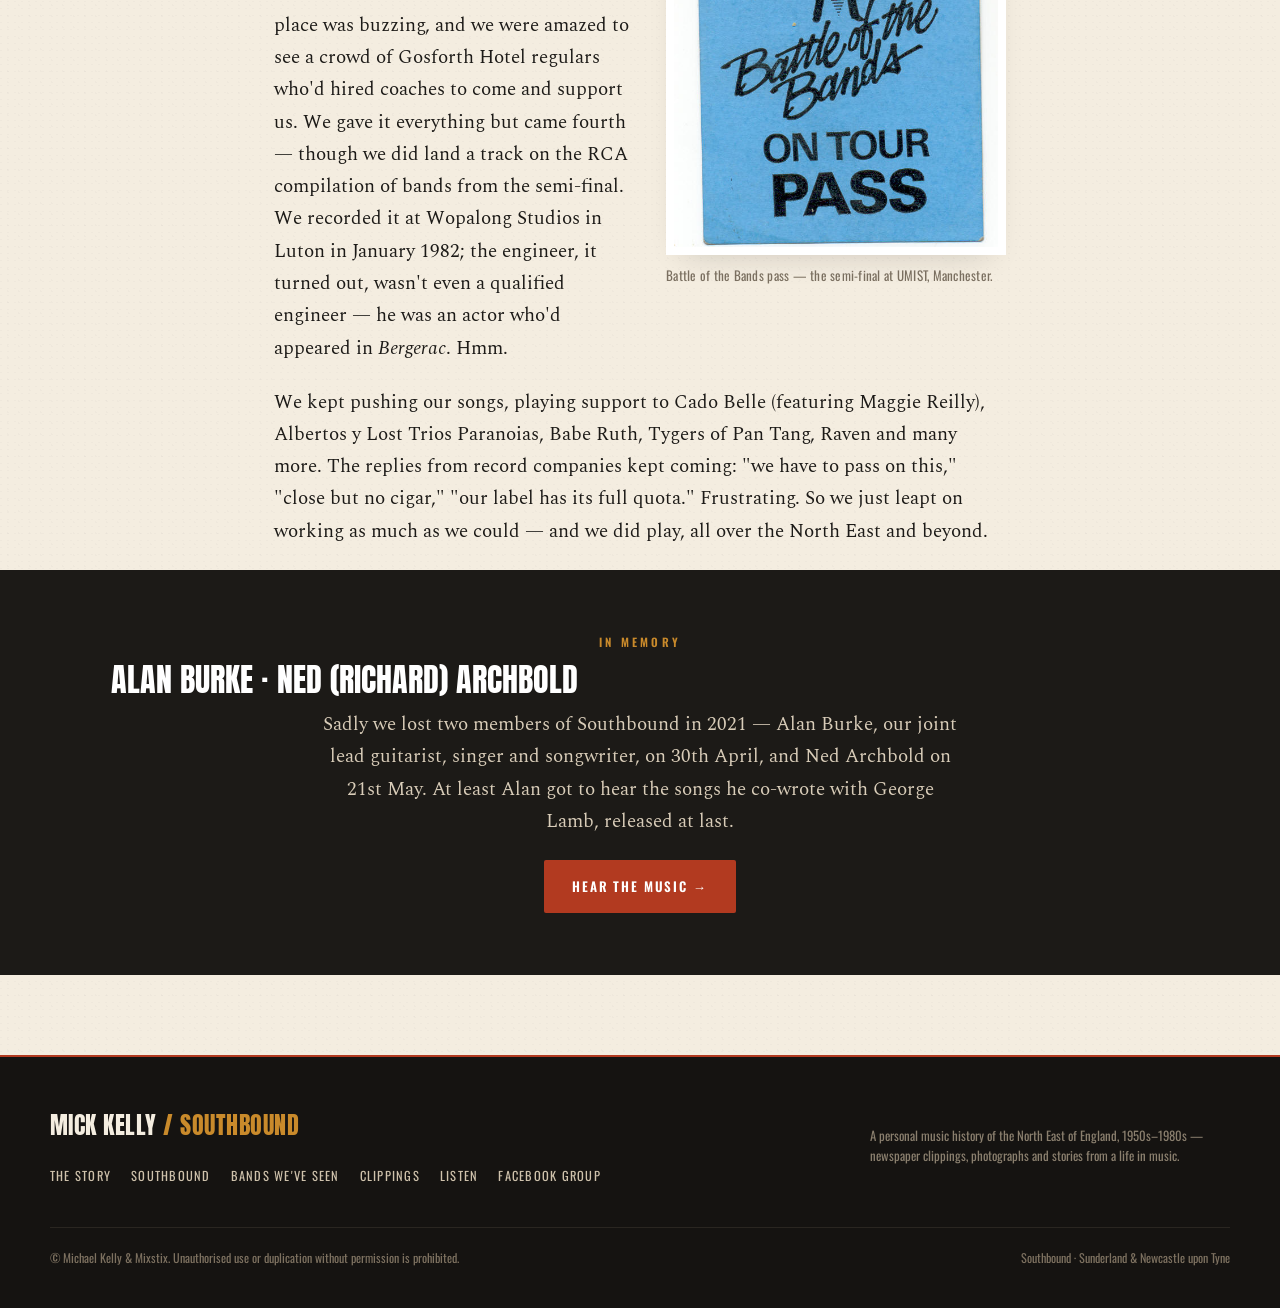
<file: story.html>
<!DOCTYPE html>
<html lang="en">
<head>
<meta charset="utf-8">
<meta name="viewport" content="width=device-width, initial-scale=1">
<title>The Story — A Musical History by Mick Kelly</title>
<meta name="description" content="Mick Kelly's music memoir: from his father's drums at Farringdon Club through The Virgins, NRB, Glider and Stampede to the making of Southbound on the North East pub-rock circuit.">
<link rel="preconnect" href="https://fonts.googleapis.com">
<link rel="preconnect" href="https://fonts.gstatic.com" crossorigin>
<link href="https://fonts.googleapis.com/css2?family=Anton&family=Oswald:wght@400;500;600&family=Spectral:ital,wght@0,400;0,500;1,400&display=swap" rel="stylesheet">
<link rel="stylesheet" href="css/style.css">
</head>
<body>

<header class="nav">
  <div class="nav-inner">
    <a class="brand" href="index.html"><span>
      <span class="brand-mark">Mick Kelly <span class="sb">/ Southbound</span></span>
      <span class="brand-sub">A Musical History</span></span></a>
    <button class="nav-toggle" aria-label="Menu"><span></span><span></span><span></span></button>
    <ul class="nav-links">
      <li><a href="index.html">Home</a></li>
      <li><a href="story.html" class="active">The Story</a></li>
      <li><a href="southbound.html">Southbound</a></li>
      <li><a href="bands.html">Bands We've Seen</a></li>
      <li><a href="media.html">Clippings</a></li>
      <li><a href="listen.html">Listen</a></li>
    </ul>
  </div>
</header>

<!-- header strip -->
<section class="hero" style="border-bottom:3px solid var(--rust)">
  <div class="hero-media"><img loading="lazy" src="medium/wp-content/uploads/2012/10/p11705951.jpg" alt="The Gosforth Hotel"></div>
  <div class="hero-inner" style="padding:96px 24px 72px">
    <p class="kicker">The Memoir</p>
    <h1 style="font-size:clamp(2.6rem,8vw,5.5rem)">The Story</h1>
    <p class="lede">A life in music, from a Sunderland coal shed to the Newcastle pub-rock circuit — told in Mick Kelly's own words.</p>
  </div>
</section>

<article class="article">
  <div class="narrow">

    <h2>It started before I was born</h2>
    <p class="dropcap">The music thing probably started long before I was born, with my parents. While they both served in the R.A.F. they met when my Dad asked a friend if he knew of any music happening in the area. The friend said there was a W.A.A.F. in the officers' mess who had a <em>New Musical Express</em> with dates of dance bands playing. They met up and must have hit it off straight away, because six weeks later they were married.</p>

    <figure class="fig fig-float">
      <img loading="lazy" src="medium/wp-content/uploads/2012/10/me-and-susan-003.jpg" alt="Mick Kelly senior playing drums at Farringdon Club">
      <figcaption>Mick Kelly snr playing at Farringdon Club, Sunderland.</figcaption>
    </figure>

    <p>They both shared a love of big band music — Count Basie, Benny Goodman, Glenn Miller and Joe Loss. After the war my Dad left the R.A.F. and started playing drums around Sunderland: Ryhope, Farringdon and the Catholic club in the city centre. Word soon got around, and the Farringdon club committee came knocking on our door. They asked if he had a kit of his own. He said yes — but they told him to go and choose one at Saville's music shop, so off he went and ordered a brand new Premier kit.</p>

    <p>He never read music, so he just played by ear. When Dorothy Squires turned up and handed him some "dots" to follow, he told her he didn't read sheet music. She nearly passed out — "my reputation is at stake here!" My dad said, "Don't worry, it'll be fine." At the end of the evening she came over and said, "You're one of the best drummers I have ever played with, and I've played with quite a few." My dad said thanks and offered her a drink.</p>

    <figure class="fig">
      <img loading="lazy" src="medium/wp-content/uploads/2012/10/me-and-susan-009.jpg" alt="Sunderland Echo feature about Mick Kelly senior">
      <figcaption>A Sunderland Echo feature about my dad. The "posters" advertising the Farringdon Social Club acts were made from wallpaper, reversed.</figcaption>
    </figure>

    <p>Farringdon was at the forefront of Northeast entertainment — Ricki Price, Little and Large, Gerry and the Pacemakers, Norman Vaughan, Norman Collier, Dorothy Squires, and a little-known guy by the name of Gerry Dorsey. He came to the club with no money and told my dad, "I have a single coming out next week, and if it doesn't make it I'm packing it in." My dad felt sorry for him, bought him a pint and wished him luck. Gerry Dorsey changed his name to <strong>Engelbert Humperdinck</strong>; the single, "Release Me," went to number one in 1967, and the rest is history.</p>

    <h2>Growing up with music</h2>
    <p>We always had music in our home. My sister was a huge Elvis fan, with posters all over her bedroom wall, and she bought a different record every week to play on her Dansette — The Beatles, Cliff Richard, the Mersey Sound. At ten I asked for a guitar for Christmas but found it hard to play, so my brother took hold of it and quickly picked it up, teaching himself at home watching <em>Hold Down a Chord</em> with John Pearce on the telly. He'd play folk — The Spinners, The Dubliners, old sea shanties — practising until his hands froze, literally, because we only had a coal fire and the ice formed on the inside of the windows.</p>

    <p>Shortly after leaving school at fourteen, one song made me feel this time was different from any other: "San Francisco" by Scott McKenzie. Then, in my Dad's workmate's car on the way to my first job, a sound came crackling out of the analog radio that was totally different to anything I'd heard — "All Along the Watchtower" by Jimi Hendrix. "Turn that up," I said.</p>

    <p>I'd developed a liking for the drums and started playing at home in the coal shed — yep, the coal shed — with my dad's old kit. I'd take the record player out there and play along to Free and Led Zeppelin, and as I got more confident I brought the kit into the house and played along with my brother. What a noise! When my dad had a heart attack in 1971, I stood in for him at Sunderland Catholic Club with the resident organist. It was an eye-opener, and it taught me discipline that set me up for years to come.</p>

    <h2>The Virgins</h2>
    <p class="band-note">1971</p>
    <figure class="fig">
      <img loading="lazy" src="medium/wp-content/uploads/2012/10/me-john-rob-walker.jpg" alt="The Virgins, 1971">
      <figcaption>The Virgins, 1971. L to R: John Kelly, Rob Walker, Me, Steve (Roadie), Ken Vardy and Ken's girlfriend Lesley.</figcaption>
    </figure>
    <p>The same year, I formed a band called The Virgins with my brother John and two other lads — Rob Walker from Herrington and Ken Vardy from Sunderland. Rob soon went to London to seek fame and fortune, and Ken went off to form a band with some guys he knew.</p>

    <h2>N.R.B. — Northern Rock Band</h2>
    <figure class="fig fig-float">
      <img loading="lazy" src="medium/wp-content/uploads/2015/01/001.jpg" alt="NRB in 1972">
      <figcaption>NRB. L to R: Barry Cameron, John Kelly, me and Mick "Chaff" Thompson — probably taken by our singer Ev Colgan in 1972 at South Hylton, Sunderland.</figcaption>
    </figure>
    <p>Me and our boy formed a band with Mick "Chaff" Thompson, Ev Colgan and Barry Cameron — influences from The Beatles, Free and The Nice. We called it N.R.B. After three months' rehearsal we played our first gig at the Londonderry pub in Sunderland. A full house on a Saturday night, a fee of £10 — this was the big time. The lights dimmed, the disco stopped, and we let our music flow. I came off stage absolutely sweating but really pleased. We even got a support with Fusion Orchestra and cut a demo at Multichord Studios in Sunderland. Travelling back from rehearsal, all the gear and five of us packed into the back of an Austin Maxi, shouting out of the windows — if the police had heard us we could have been arrested.</p>

    <h2>Glider</h2>
    <p class="band-note">1973</p>
    <p>In 1973 a guitarist, Les Dodd, knocked on my door and asked if I'd like to join his band, Glider. This was a working band — regular work and some extra money. I went for the audition, got the job, and the work just kept coming. Eventually the bass player left and my brother was drafted in.</p>
    <figure class="fig">
      <img loading="lazy" src="medium/wp-content/uploads/2015/01/002.jpg" alt="Glider at The Viking, Seahouses">
      <figcaption>Glider at The Viking, Seahouses, Northumberland — where we supported the Bay City Rollers. Wow.</figcaption>
    </figure>
    <p>Playing the clubs week in, week out in front of a live audience (notice the word "live" — some of the crowd were half dead) was a great grounding. We even got to support the <strong>Bay City Rollers</strong> at The Viking in Seahouses. Then, bands being bands, differences set in and we split up.</p>

    <h2>Stampede</h2>
    <p class="band-note">1975</p>
    <figure class="fig fig-float">
      <img loading="lazy" src="medium/wp-content/uploads/2018/03/img_0522.jpg" alt="Stampede-era gig poster">
      <figcaption>On the club circuit, mid-1970s.</figcaption>
    </figure>
    <p>Around 1975 we formed a band with Cliff "Stott" Stoddart, Steve Reay and Steve Daggett — the latter went on to play with Lindisfarne, and Steve Reay became a great guitarist and teacher who even taught one of my boys at music college. Stampede played the clubs around the North East for a year or so. One night off, we went to a club in Washington to watch a band called <strong>Southbound</strong> — a reasonable band, we thought, also playing covers. Little did I know that within a few months I'd be going for an audition with them.</p>

    <h2 id="southbound">Southbound</h2>
    <p class="band-note">1976 – early 1980s</p>
    <p>Stampede folded in 1976 and I got the job with Southbound in early March 1976. At the audition they asked me to play along to one of their own songs, "High Time" — a really good song. I thought, if they can write like this, I want in. I passed, and started rehearsing straight away. They were already established in the clubs, so it was work immediately, three or four gigs a week. The band was Alan Burke, Malcolm Troughton, George Lamb and Davey Giles, who'd played bass in a previous band called Agincourt.</p>

    <figure class="fig">
      <img loading="lazy" src="medium/wp-content/uploads/2012/10/southbound1.jpg" alt="Southbound on stage at Eldon Square, Newcastle, July 1977">
      <figcaption>Southbound at Eldon Square, Newcastle, for the Bedrock Festival promotion gig, July 1977. L to R: George Lamb (guitar/vocals), Dave Giles (bass), Malcolm Troughton (lead vocals), Mick Kelly (drums), Alan Burke (guitar/vocals).</figcaption>
    </figure>

    <p>Southbound played the working men's clubs, but the real intention was to write and perform our own songs and make a push to record. We worked the pub-rock circuit in Newcastle as the scene was developing quickly — an exciting time. One night at Coatsworth Club in Gateshead, our agent Ivan Birchall turned up unexpectedly. We opened with a triple-song tribute to Lynyrd Skynyrd — Gimme 3 Steps, Sweet Home Alabama and Free Bird — after learning that some of the band had been killed in a plane crash that same day. We didn't think we were Ivan's kind of band, but he stayed and listened, and kept giving us work.</p>

    <figure class="fig">
      <img loading="lazy" src="medium/wp-content/uploads/2012/10/p11705951.jpg" alt="The Gosforth Hotel, Newcastle">
      <figcaption>The ancestral home of Southbound — The Gosforth Hotel, Newcastle.</figcaption>
    </figure>

    <p>Southbound were becoming very popular, and after taking over the residency from Last Exit and East Coast at The Gosforth Hotel, word got round to the Newcastle radio crowd. They were putting on a festival — <strong>the Bedrock Festival</strong>, summer 1977 — and the chance came to record a track for the album "All Together" at Impulse Studios in Wallsend, engineered by Mick Sweeney.</p>

    <div class="pull">
      "The amazing Southbound. They played every Tuesday at the Gosforth Hotel, where Sting used to play with Last Exit. Their set was 99% their own stuff — a bit like the Eagles, only faster, poppier and harder. God, how we hero-worshipped them, with songs like Branded, Real Fire, When the River Runs Deep, High Time and Joanne. We couldn't understand why they weren't huge."
      <cite>— Colin Doddsworth, who watched at the Gosforth and now plays with Floyd Reloaded</cite>
    </div>

    <h2>Winning the Melody Maker heat</h2>
    <figure class="fig fig-float">
      <img loading="lazy" src="medium/wp-content/uploads/2014/10/melody-maker-contestscan0009.jpg" alt="Melody Maker contest cutting">
      <figcaption>The Melody Maker Pop/Rock competition, 1977.</figcaption>
    </figure>
    <p>In 1977 the <em>Melody Maker</em> was running a Pop/Rock competition, so we entered. We played at Dunelm House in Durham with twenty-odd other bands. Waiting for the judges to come back from their tea break, we asked the packed crowd if they'd like a song — they said yes, so we broke into "Love Is a Strange Thing." On hearing it the judges came swiftly down the stairs, and one of them jumped onto the stage and started leaping around like a man possessed. Afterwards he came over and said, "That was fantastic — but don't say anything." We left to play R.A.F. Boulmer and didn't hear the result until the next day, when my brother came to Wheatley Hill club to tell us: <strong>we'd won.</strong> Now we were off to Leeds for the area final.</p>

    <h2>Chasing the record deal</h2>
    <p>We'd been recording at Impulse with producer Steve Thompson and engineer Mick Sweeney, and we arranged three days of appointments in London — Virgin, Rocket, A&amp;M, Decca, Island, WEA and others. Someone, we thought, must take a liking to us. In one office Donna Summer's "I Feel Love" was playing; in another, "Watching the Detectives" by Elvis Costello. This doesn't sound like us, I thought — we had an AOR sound. After days of stumbling around London we headed home hoping someone might pick up on what we'd left them.</p>

    <figure class="fig">
      <img loading="lazy" src="medium/wp-content/uploads/2015/03/dome-fest-79-southbound.jpg" alt="Southbound at Domefest, Durham, 1979">
      <figcaption>Southbound at Domefest, Durham, 1979.</figcaption>
    </figure>

    <p>The <strong>Battle of the Bands</strong> came round and we set off to Leeds feeling we were in with a real chance. But the band before us pulled out, we were rushed on stage, and we couldn't use our own sound man Paul Robinson — the desk engineer ruined our sound with feedback. We came third. One record company told us, "You're two years out." I must have had blinkers on, because we were right in the middle of a musical revolution — punk and new wave sweeping the country — and our music was becoming old hat. But AOR was still going strong, so we kept going.</p>

    <p>We added a vocalist, Bill Sharpe from Sidekick, and a lighting man, Kev Cain from South Shields, who has since become a professional lighting engineer touring with well-known artists. The six-piece didn't last; when Malcolm Troughton and Bill Sharpe left, we auditioned over thirty singers before deciding the vocals would be handled by George Lamb and Alan Burke. The band felt a real resurgence — new songs tailored to their voices, more compact and focused. Work increased. New songs came thick and fast: "Keep on Winding," "Pretty Girl," "Don't Deny Me Your Love." Those tracks would be heard again 38 years later.</p>

    <h2>The night Reg Presley borrowed the gear</h2>
    <p>Around 1979–80 my brother, who worked at Sunderland Poly, phoned to ask if Southbound were gigging that night. I said the gig had been cancelled. He said he had <strong>Reg Presley from the Troggs</strong> next to him — their truck had broken down, could we help out? I was gobsmacked to be speaking to Reg. I phoned Davey Giles, who came to help, and rang back to say we'd be over in 45 minutes. Reg was delighted — "you've saved the night," in his best West Country accent. The Troggs went down a storm, hit after hit. What got me most was how friendly Reg and the whole band were — and how they made such a fantastic sound with just guitar, bass and drums. What a night.</p>

    <h2>One more Battle</h2>
    <figure class="fig fig-float">
      <img loading="lazy" src="medium/wp-content/uploads/2020/02/battle-of-the-bands-pass.png" alt="Battle of the Bands backstage pass">
      <figcaption>Battle of the Bands pass — the semi-final at UMIST, Manchester.</figcaption>
    </figure>
    <p>We recruited a singer, Ned Archbold — "Pud" — from local band Big Picture, and had another go at Battle of the Bands, this time at The Mayfair in Newcastle. To our amazement we won, and went on to the semi-final at UMIST in Manchester. The place was buzzing, and we were amazed to see a crowd of Gosforth Hotel regulars who'd hired coaches to come and support us. We gave it everything but came fourth — though we did land a track on the RCA compilation of bands from the semi-final. We recorded it at Wopalong Studios in Luton in January 1982; the engineer, it turned out, wasn't even a qualified engineer — he was an actor who'd appeared in <em>Bergerac</em>. Hmm.</p>

    <p>We kept pushing our songs, playing support to Cado Belle (featuring Maggie Reilly), Albertos y Lost Trios Paranoias, Babe Ruth, Tygers of Pan Tang, Raven and many more. The replies from record companies kept coming: "we have to pass on this," "close but no cigar," "our label has its full quota." Frustrating. So we just leapt on working as much as we could — and we did play, all over the North East and beyond.</p>

  </div>

  <div class="memorial">
    <p class="eyebrow">In memory</p>
    <p class="names">Alan Burke &middot; Ned (Richard) Archbold</p>
    <p>Sadly we lost two members of Southbound in 2021 — Alan Burke, our joint lead guitarist, singer and songwriter, on 30th April, and Ned Archbold on 21st May. At least Alan got to hear the songs he co-wrote with George Lamb, released at last.</p>
    <p style="margin-top:22px"><a class="btn btn-primary" href="listen.html">Hear the music →</a></p>
  </div>
</article>

<footer class="footer">
  <div class="footer-inner">
    <div>
      <span class="brand-mark" style="color:#f4ede0;font-size:1.5rem">Mick Kelly <span style="color:#c98a2b">/ Southbound</span></span>
      <ul class="footer-links">
        <li><a href="story.html">The Story</a></li>
        <li><a href="southbound.html">Southbound</a></li>
        <li><a href="bands.html">Bands We've Seen</a></li>
        <li><a href="media.html">Clippings</a></li>
        <li><a href="listen.html">Listen</a></li>
        <li><a href="https://www.facebook.com/groups/143539109082656/" target="_blank" rel="noopener">Facebook Group</a></li>
      </ul>
    </div>
    <p class="small">A personal music history of the North East of England, 1950s–1980s — newspaper clippings, photographs and stories from a life in music.</p>
  </div>
  <div class="footer-bottom">
    <span>© Michael Kelly &amp; Mixstix. Unauthorised use or duplication without permission is prohibited.</span>
    <span>Southbound &middot; Sunderland &amp; Newcastle upon Tyne</span>
  </div>
</footer>

<script src="js/main.js"></script>
</body>
</html>
</file>
<file: css/style.css>
/* =========================================================
   A Musical History by Mick Kelly — Southbound
   Vintage-rock editorial scrapbook
   ========================================================= */

:root{
  --ink:#1c1a17;          /* near-black warm */
  --ink-soft:#3d3833;
  --paper:#f4ede0;        /* warm cream */
  --paper-2:#ece2d0;      /* slightly deeper cream */
  --card:#fbf7ee;         /* photo mat */
  --line:#d8cbb4;         /* hairline */
  --rust:#b23a20;         /* rock-poster red-orange */
  --rust-dark:#8f2c17;
  --gold:#c98a2b;         /* amber */
  --muted:#7a6f60;
  --shadow:rgba(28,26,23,.22);
  --maxw:1180px;
  --font-display:"Anton",Impact,"Arial Narrow",sans-serif;
  --font-head:"Oswald",sans-serif;
  --font-body:"Spectral","Georgia",serif;
}

*{box-sizing:border-box}
html{scroll-behavior:smooth}
body{
  margin:0;
  background:var(--paper);
  color:var(--ink);
  font-family:var(--font-body);
  font-size:19px;
  line-height:1.7;
  -webkit-font-smoothing:antialiased;
  /* subtle paper grain */
  background-image:
    radial-gradient(circle at 15% 20%, rgba(0,0,0,.020) 0 1px, transparent 1px),
    radial-gradient(circle at 70% 65%, rgba(0,0,0,.020) 0 1px, transparent 1px);
  background-size:7px 7px, 11px 11px;
}
img{max-width:100%;display:block}
a{color:var(--rust-dark);text-underline-offset:3px}
a:hover{color:var(--rust)}

/* ---------- layout helpers ---------- */
.wrap{max-width:var(--maxw);margin:0 auto;padding:0 24px}
.narrow{max-width:780px;margin:0 auto;padding:0 24px}
.eyebrow{
  font-family:var(--font-head);text-transform:uppercase;letter-spacing:.28em;
  font-size:.72rem;font-weight:600;color:var(--rust);margin:0 0 .6rem
}
section{position:relative}

/* ---------- top nav ---------- */
.nav{
  position:sticky;top:0;z-index:50;
  background:rgba(28,26,23,.96);
  border-bottom:2px solid var(--rust);
  backdrop-filter:blur(6px);
}
.nav-inner{display:flex;align-items:center;justify-content:space-between;
  max-width:var(--maxw);margin:0 auto;padding:12px 24px}
.brand{display:flex;align-items:center;gap:12px;text-decoration:none}
.brand-mark{
  font-family:var(--font-display);color:var(--paper);
  font-size:1.35rem;letter-spacing:.02em;line-height:1;text-transform:uppercase
}
.brand-mark .sb{color:var(--gold)}
.brand-sub{font-family:var(--font-head);text-transform:uppercase;letter-spacing:.2em;
  font-size:.58rem;color:#b9ac97;display:block;margin-top:2px}
.nav-links{display:flex;gap:6px;align-items:center;list-style:none;margin:0;padding:0}
.nav-links a{
  font-family:var(--font-head);text-transform:uppercase;letter-spacing:.13em;
  font-size:.8rem;color:#e9dfce;text-decoration:none;padding:8px 12px;border-radius:3px;
  transition:.18s
}
.nav-links a:hover{color:#fff;background:rgba(255,255,255,.08)}
.nav-links a.active{color:var(--ink);background:var(--gold)}
.nav-toggle{display:none;background:none;border:0;cursor:pointer;padding:6px}
.nav-toggle span{display:block;width:26px;height:2px;background:var(--paper);margin:5px 0;transition:.2s}

/* ---------- buttons ---------- */
.btn{
  display:inline-block;font-family:var(--font-head);text-transform:uppercase;
  letter-spacing:.14em;font-size:.82rem;font-weight:600;
  padding:13px 26px;border-radius:2px;text-decoration:none;cursor:pointer;
  transition:.18s;border:2px solid transparent
}
.btn-primary{background:var(--rust);color:#fff}
.btn-primary:hover{background:var(--rust-dark);color:#fff}
.btn-ghost{background:transparent;color:var(--paper);border-color:rgba(244,237,224,.5)}
.btn-ghost:hover{border-color:var(--gold);color:var(--gold)}
.btn-dark{background:var(--ink);color:var(--paper)}
.btn-dark:hover{background:#000;color:var(--gold)}

/* ---------- hero ---------- */
.hero{
  position:relative;background:var(--ink);color:var(--paper);overflow:hidden;
  border-bottom:3px solid var(--rust)
}
.hero-media{position:absolute;inset:0}
.hero-media img{width:100%;height:100%;object-fit:cover;filter:grayscale(1) contrast(1.05);opacity:.42}
.hero-media::after{content:"";position:absolute;inset:0;
  background:linear-gradient(180deg,rgba(20,18,16,.55) 0%,rgba(20,18,16,.35) 40%,rgba(20,18,16,.85) 100%)}
.hero-inner{position:relative;max-width:var(--maxw);margin:0 auto;padding:120px 24px 96px}
.hero h1{
  font-family:var(--font-display);font-weight:400;line-height:.92;
  font-size:clamp(3rem,10vw,7.5rem);letter-spacing:.01em;margin:.2rem 0;
  text-transform:uppercase;color:#fff;text-shadow:0 4px 24px rgba(0,0,0,.4)
}
.hero h1 .gold{color:var(--gold)}
.hero .kicker{font-family:var(--font-head);text-transform:uppercase;letter-spacing:.3em;
  font-size:clamp(.7rem,1.6vw,.95rem);color:var(--gold);margin-bottom:1rem;font-weight:600}
.hero .lede{font-size:clamp(1.05rem,2.2vw,1.35rem);max-width:640px;color:#e7ddcc;margin:1.4rem 0 2rem}
.hero-cta{display:flex;gap:14px;flex-wrap:wrap}

/* ---------- generic section ---------- */
.band{padding:76px 0}
.band-cream{background:var(--paper)}
.band-deep{background:var(--paper-2)}
.band-ink{background:var(--ink);color:var(--paper)}
.band-ink .eyebrow{color:var(--gold)}
h2.section-title{
  font-family:var(--font-display);font-weight:400;text-transform:uppercase;
  font-size:clamp(2rem,5vw,3.4rem);line-height:1;letter-spacing:.01em;margin:.2rem 0 1.2rem
}
.band-ink h2.section-title{color:#fff}
.lead-para{font-size:1.15rem;color:var(--ink-soft);max-width:720px}
.band-ink .lead-para{color:#d9cdb9}

/* ---------- home: chapters grid ---------- */
.chapters{display:grid;grid-template-columns:repeat(3,1fr);gap:26px;margin-top:40px}
.chapter-card{
  background:var(--card);border:1px solid var(--line);text-decoration:none;color:var(--ink);
  display:flex;flex-direction:column;box-shadow:0 8px 24px -18px var(--shadow);
  transition:.2s;overflow:hidden
}
.chapter-card:hover{transform:translateY(-4px);box-shadow:0 18px 34px -20px var(--shadow);color:var(--ink)}
.chapter-thumb{aspect-ratio:4/3;overflow:hidden;background:var(--ink)}
.chapter-thumb img{width:100%;height:100%;object-fit:cover;filter:grayscale(1) contrast(1.05);transition:.4s}
.chapter-card:hover .chapter-thumb img{filter:grayscale(.15) contrast(1.05);transform:scale(1.04)}
.chapter-body{padding:22px 22px 26px}
.chapter-body h3{font-family:var(--font-display);text-transform:uppercase;font-weight:400;
  font-size:1.5rem;margin:.1rem 0 .5rem;letter-spacing:.01em}
.chapter-body p{margin:0;font-size:.98rem;color:var(--muted);line-height:1.55}
.chapter-more{font-family:var(--font-head);text-transform:uppercase;letter-spacing:.14em;
  font-size:.72rem;color:var(--rust);margin-top:14px;font-weight:600}

/* ---------- stat strip ---------- */
.stats{display:grid;grid-template-columns:repeat(4,1fr);gap:20px;text-align:center}
.stat .num{font-family:var(--font-display);font-size:clamp(2.4rem,5vw,3.6rem);color:var(--gold);line-height:1}
.stat .lbl{font-family:var(--font-head);text-transform:uppercase;letter-spacing:.16em;
  font-size:.72rem;color:#c9bda8;margin-top:6px}

/* ---------- story / article ---------- */
.article{padding:64px 0 80px}
.article p{margin:0 0 1.35rem}
.article h2{font-family:var(--font-display);text-transform:uppercase;font-weight:400;
  font-size:clamp(1.8rem,4vw,2.7rem);letter-spacing:.01em;line-height:1.02;
  margin:2.6rem 0 .3rem;color:var(--ink)}
.article h2 + .band-note{margin-top:.2rem}
.band-note{font-family:var(--font-head);text-transform:uppercase;letter-spacing:.2em;
  font-size:.75rem;color:var(--rust);margin-bottom:1.4rem;font-weight:600}
.article .dropcap:first-letter{
  font-family:var(--font-display);float:left;font-size:4.1rem;line-height:.8;
  padding:6px 12px 0 0;color:var(--rust)}
.pull{border-left:4px solid var(--gold);padding:6px 0 6px 22px;margin:2rem 0;
  font-size:1.35rem;font-style:italic;color:var(--ink-soft);line-height:1.4}
.pull cite{display:block;font-style:normal;font-family:var(--font-head);
  text-transform:uppercase;letter-spacing:.14em;font-size:.72rem;color:var(--muted);margin-top:.6rem}

/* figures inside story */
figure{margin:0}
.fig{margin:2.2rem 0}
.fig img{width:100%;background:var(--card);border:8px solid #fff;
  box-shadow:0 14px 30px -18px var(--shadow)}
.fig figcaption,.gcap{font-family:var(--font-head);font-size:.82rem;color:var(--muted);
  letter-spacing:.02em;margin-top:.7rem;text-transform:none;line-height:1.4}
.fig-wide img{width:100%}
.fig-float{max-width:340px}
@media(min-width:820px){
  .fig-float{float:right;width:340px;margin:.4rem 0 1.4rem 2rem}
  .fig-float-l{float:left;margin:.4rem 2rem 1.4rem 0}
}

/* ---------- galleries (masonry via columns) ---------- */
.gallery-intro{margin-bottom:34px}
.masonry{column-count:4;column-gap:16px}
.masonry .cell{break-inside:avoid;margin:0 0 16px;background:#fff;padding:8px 8px 0;
  border:1px solid var(--line);box-shadow:0 10px 22px -18px var(--shadow);
  cursor:zoom-in;transition:.2s}
.masonry .cell:hover{transform:translateY(-3px) rotate(-.4deg);box-shadow:0 16px 28px -18px var(--shadow)}
.masonry .cell img{width:100%;filter:grayscale(.05)}
.masonry .cell .gcap{padding:8px 4px 10px}
.masonry .cell.plain{padding-bottom:8px}
@media(max-width:1080px){.masonry{column-count:3}}
@media(max-width:720px){.masonry{column-count:2;column-gap:12px}.masonry .cell{margin-bottom:12px}}

/* act grouping on Bands page */
.act{margin:0 0 54px}
.act-head{display:flex;align-items:baseline;gap:16px;border-bottom:2px solid var(--ink);
  padding-bottom:8px;margin-bottom:22px;flex-wrap:wrap}
.act-head h3{font-family:var(--font-display);text-transform:uppercase;font-weight:400;
  font-size:clamp(1.5rem,3.4vw,2.3rem);margin:0;letter-spacing:.01em}
.act-head .meta{font-family:var(--font-head);text-transform:uppercase;letter-spacing:.14em;
  font-size:.78rem;color:var(--rust)}

/* ---------- listen page ---------- */
.record{display:grid;grid-template-columns:minmax(260px,380px) 1fr;gap:44px;align-items:center}
.record .sleeve{position:relative}
.record .sleeve img{width:100%;box-shadow:0 26px 50px -24px rgba(0,0,0,.55);border:1px solid var(--line)}
.platforms{display:flex;flex-wrap:wrap;gap:10px;margin-top:22px}
.platforms a{font-family:var(--font-head);text-transform:uppercase;letter-spacing:.1em;
  font-size:.76rem;text-decoration:none;padding:9px 16px;border:1.5px solid var(--line);
  border-radius:2px;color:var(--ink);background:var(--card);transition:.18s}
.band-ink .platforms a{color:#f6efe2;background:rgba(255,255,255,.07);border-color:rgba(244,237,224,.4)}
.platforms a:hover{border-color:var(--rust);color:var(--rust)}
.band-ink .platforms a:hover{color:var(--gold);border-color:var(--gold)}
.video-wrap{position:relative;padding-bottom:56.25%;height:0;overflow:hidden;
  border:8px solid #fff;box-shadow:0 16px 34px -20px var(--shadow);background:#000}
.video-wrap iframe{position:absolute;inset:0;width:100%;height:100%}

/* songlist / venues chips */
.chips{display:flex;flex-wrap:wrap;gap:8px}
.chips span{font-family:var(--font-head);font-size:.78rem;letter-spacing:.04em;
  background:var(--card);border:1px solid var(--line);padding:6px 12px;border-radius:2px;color:var(--ink-soft)}
.band-ink .chips span{background:rgba(255,255,255,.06);border-color:rgba(255,255,255,.14);color:#e2d7c4}
.venues-cols{columns:3;column-gap:34px;font-family:var(--font-head);font-size:.86rem;
  line-height:1.9;color:#ffffff}
.venues-cols div{break-inside:avoid}
@media(max-width:760px){.venues-cols{columns:2}}
@media(max-width:480px){.venues-cols{columns:1}}

/* memorial */
.memorial{background:var(--ink);color:var(--paper);text-align:center;padding:56px 24px}
.memorial .eyebrow{color:var(--gold)}
.memorial p{max-width:640px;margin:.4rem auto;color:#d9cdb9}
.memorial .names{font-family:var(--font-display);text-transform:uppercase;
  font-size:clamp(1.4rem,3vw,2rem);color:#fff;margin:.6rem 0;line-height:1.2}

/* ---------- footer ---------- */
.footer{background:#151311;color:#b9ac97;padding:56px 24px 40px;border-top:2px solid var(--rust)}
.footer-inner{max-width:var(--maxw);margin:0 auto;display:flex;justify-content:space-between;
  gap:30px;flex-wrap:wrap;align-items:flex-start}
.footer .brand-mark{font-size:1.5rem}
.footer-links{display:flex;flex-wrap:wrap;gap:8px 20px;list-style:none;padding:0;margin:14px 0 0}
.footer-links a{color:#cfc2ac;text-decoration:none;font-family:var(--font-head);
  text-transform:uppercase;letter-spacing:.1em;font-size:.78rem}
.footer-links a:hover{color:var(--gold)}
.footer .small{font-size:.8rem;color:#8a7f6e;max-width:360px;line-height:1.6;font-family:var(--font-head)}
.footer-bottom{max-width:var(--maxw);margin:34px auto 0;padding-top:20px;
  border-top:1px solid #2a2621;font-size:.76rem;color:#7d7160;font-family:var(--font-head);
  display:flex;justify-content:space-between;gap:16px;flex-wrap:wrap}

/* ---------- lightbox ---------- */
.lb{position:fixed;inset:0;background:rgba(15,13,11,.94);z-index:100;display:none;
  align-items:center;justify-content:center;padding:30px;flex-direction:column}
.lb.open{display:flex}
.lb img{max-width:92vw;max-height:80vh;border:6px solid #fff;box-shadow:0 20px 60px rgba(0,0,0,.6)}
.lb .lb-cap{color:#d9cdb9;font-family:var(--font-head);margin-top:14px;font-size:.9rem;text-align:center;max-width:800px}
.lb button{position:absolute;background:none;border:0;color:#fff;cursor:pointer;font-size:2rem;line-height:1}
.lb .lb-close{top:18px;right:26px;font-size:2.4rem}
.lb .lb-prev{left:20px;top:50%;transform:translateY(-50%);font-size:3rem;padding:20px}
.lb .lb-next{right:20px;top:50%;transform:translateY(-50%);font-size:3rem;padding:20px}
.lb .lb-count{position:absolute;bottom:22px;left:50%;transform:translateX(-50%);
  color:#8a7f6e;font-family:var(--font-head);font-size:.8rem;letter-spacing:.1em}

/* ---------- responsive ---------- */
@media(max-width:900px){
  .chapters{grid-template-columns:1fr 1fr}
  .stats{grid-template-columns:1fr 1fr;gap:34px}
  .record{grid-template-columns:1fr;gap:26px}
  .record .sleeve{max-width:340px}
  .nav-links{position:absolute;top:100%;left:0;right:0;background:rgba(24,22,19,.99);
    flex-direction:column;gap:0;padding:8px 0;border-bottom:2px solid var(--rust);
    box-shadow:0 18px 30px -18px rgba(0,0,0,.6);
    opacity:0;transform:translateY(-12px);transition:.24s;pointer-events:none}
  .nav-links.open{opacity:1;transform:translateY(0);pointer-events:auto}
  .nav-links a{padding:14px 24px;width:100%;border-radius:0}
  .nav-toggle{display:block}
}
@media(max-width:560px){
  body{font-size:18px}
  .chapters{grid-template-columns:1fr}
  .hero-inner{padding:84px 24px 64px}
  .band{padding:54px 0}
  .fig-float{float:none;width:100%;max-width:100%;margin:2rem 0}
}
</file>
